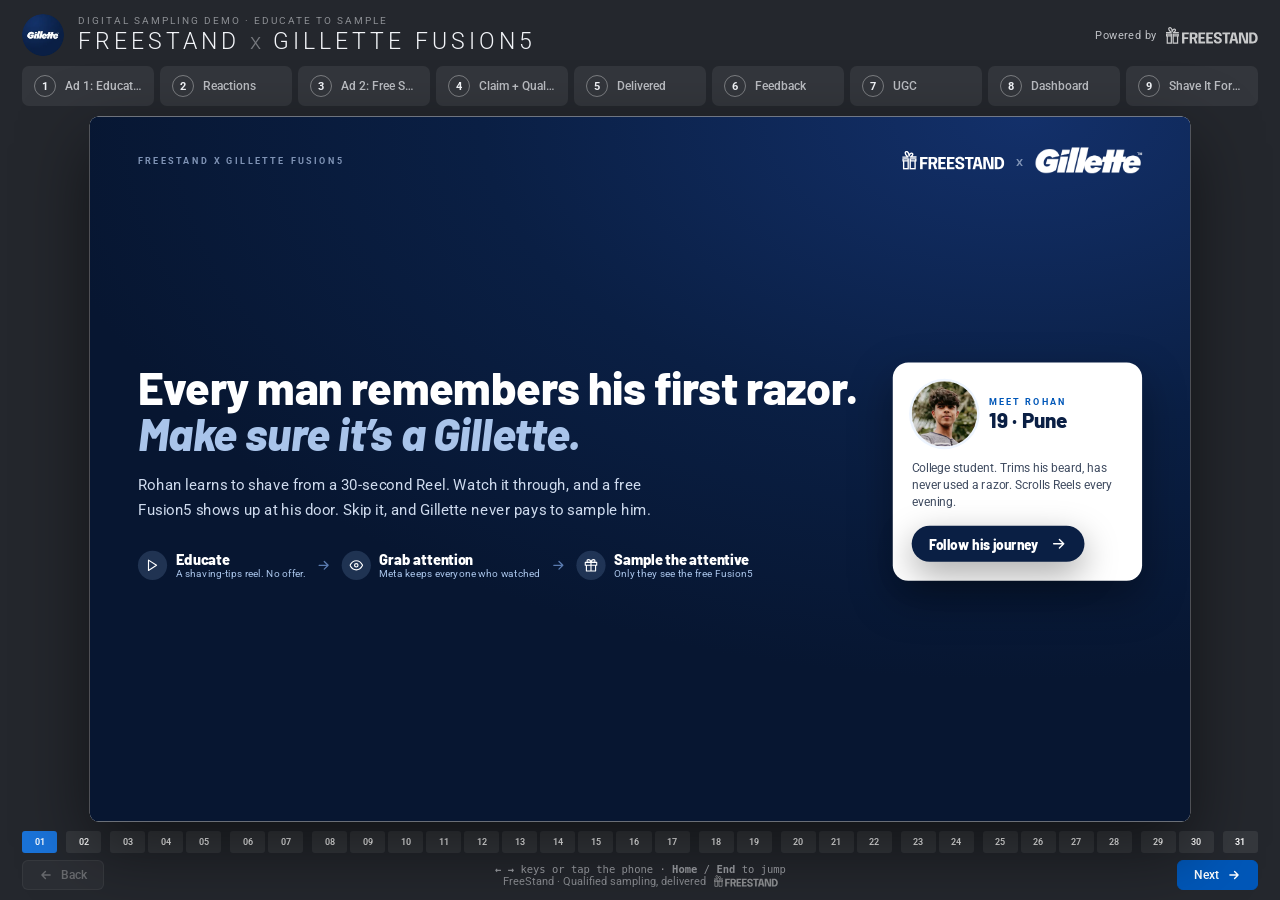
<file: index.html>
<!DOCTYPE html>
<html lang="en">
<head>
<meta charset="utf-8">
<meta name="viewport" content="width=device-width, initial-scale=1">
<title>FreeStand x Gillette Fusion5: Educate to Sample</title>
<meta name="description" content="Interactive demo: how FreeStand turns Gillette India's first-shave education reel into qualified Fusion5 sampling, feedback and UGC.">
<meta property="og:type" content="website">
<meta property="og:title" content="FreeStand x Gillette: Educate to Sample">
<meta property="og:description" content="Educate > Engage > Qualify > Sample > Feedback > UGC. A click-through demo for Gillette India.">
<!-- og:image must be an absolute URL for link previews. Update if the Pages repo name differs. -->
<meta property="og:image" content="https://freestandtech.github.io/gillette_demo/assets/og-image.png">
<meta property="og:image:width" content="1200">
<meta property="og:image:height" content="630">
<meta name="twitter:card" content="summary_large_image">
<meta name="twitter:image" content="https://freestandtech.github.io/gillette_demo/assets/og-image.png">
<link rel="icon" type="image/png" href="assets/web/gillette-ig-dp.webp">
<link rel="preconnect" href="https://fonts.googleapis.com">
<link rel="preconnect" href="https://fonts.gstatic.com" crossorigin>
<link href="https://fonts.googleapis.com/css2?family=Barlow:ital,wght@0,500;0,600;0,700;0,800;0,900;1,800;1,900&family=Grand+Hotel&family=Roboto:wght@300;400;500;700;900&display=swap" rel="stylesheet">
<style>
:root{
  --navy:#0A1F44; --navy-2:#13306A; --blue:#0057B8; --blue-2:#1A73D9; --silver:#C9D1DC; --silver-2:#EEF2F7;
  --ink:#152033; --muted:#6B778C; --line:#E4E8F0; --bg-page:#24272D;
  --ok:#1E8E4E; --ok-bg:#E8F6EE; --warn:#B26A00; --warn-bg:#FFF5E5; --bad:#C62828; --bad-bg:#FDECEC;
  --meta:#0866FF; --fs:#0E2A6B;
  --wa-dark:#075E54; --wa-head:#008069; --wa-bg:#ECE5DD; --wa-out:#D9FDD3;
}
*{box-sizing:border-box;margin:0;padding:0}
html,body{height:100%}
body{background:var(--bg-page);font-family:'Roboto',system-ui,sans-serif;color:var(--ink);overflow:hidden;-webkit-font-smoothing:antialiased}
button{font:inherit;cursor:pointer;border:none;background:none;color:inherit}
img{display:block}
svg{display:block}

/* ── Loader ─────────────────────────────── */
#loader{position:fixed;inset:0;z-index:100;background:radial-gradient(70% 60% at 50% 40%,#13306A 0%,#0A1F44 70%);display:flex;flex-direction:column;align-items:center;justify-content:center;gap:26px;color:#fff;transition:opacity .6s ease,visibility .6s}
#loader.done{opacity:0;visibility:hidden}
#loader .dp{width:132px;height:132px;border-radius:50%;background:var(--navy);box-shadow:0 0 0 2px rgba(255,255,255,.12),0 18px 50px rgba(0,0,0,.45);display:flex;align-items:center;justify-content:center}
#loader .dp img{width:100px}
#loader .eb{font-size:13px;letter-spacing:5px;opacity:.6;text-transform:uppercase}
#loader .bar{width:240px;height:3px;border-radius:3px;background:rgba(255,255,255,.14);overflow:hidden}
#loader .bar i{display:block;height:100%;width:0;background:linear-gradient(90deg,#8FB5E8,#fff);transition:width .25s}
#loader fs-loader{height:44px}

/* ── App shell ──────────────────────────── */
#app{height:100vh;display:flex;flex-direction:column;padding:14px 22px 10px;gap:10px;color:#f2f4f8}
.top{display:flex;align-items:center;justify-content:space-between;gap:16px;flex-shrink:0}
.brand{display:flex;align-items:center;gap:14px}
.brand .dp{width:42px;height:42px;border-radius:50%}
.brand .eb{font-size:10px;letter-spacing:2px;opacity:.5;text-transform:uppercase}
.brand .tt{font-size:23px;font-weight:300;letter-spacing:4px;margin-top:2px}
.brand .tt span{opacity:.4;letter-spacing:2px}
.pw-top{display:flex;align-items:center;gap:10px;font-size:11px;opacity:.75;letter-spacing:.4px}
.pw-top img{height:17px}

.steps{display:grid;grid-template-columns:repeat(7,1fr);gap:6px;flex-shrink:0}
.st{position:relative;height:40px;border-radius:7px;background:rgba(255,255,255,.07);display:flex;align-items:center;gap:9px;padding:0 12px;text-align:left;transition:background .25s;overflow:hidden}
.st:hover{background:rgba(255,255,255,.12)}
.st .n{width:22px;height:22px;border-radius:50%;border:1.5px solid rgba(255,255,255,.35);display:flex;align-items:center;justify-content:center;font-size:11px;font-weight:700;flex-shrink:0;transition:all .25s}
.st .l{font-size:12.5px;font-weight:500;white-space:nowrap;overflow:hidden;text-overflow:ellipsis;opacity:.7}
.st .f{position:absolute;left:0;bottom:0;height:3px;background:var(--blue-2);width:0;transition:width .35s}
.st.done .n{background:rgba(255,255,255,.85);border-color:transparent;color:var(--navy)}
.st.done .l{opacity:.85}
.st.done .f{width:100%;background:rgba(255,255,255,.35)}
.st.on{background:var(--blue)}
.st.on .n{background:#fff;color:var(--blue);border-color:#fff}
.st.on .l{opacity:1;font-weight:700}
.st.on .f{background:#fff}

#stageWrap{flex:1;min-height:0;position:relative;display:flex;align-items:center;justify-content:center}
#stage{position:absolute;width:1280px;height:820px;background:#fff;color:var(--ink);border-radius:10px;box-shadow:0 30px 80px rgba(0,0,0,.5);overflow:hidden;transform-origin:center center}

.nav{flex-shrink:0;display:flex;flex-direction:column;gap:7px}
.subs{display:flex;gap:3px}
.subs button{flex:1;height:22px;border-radius:3px;background:rgba(255,255,255,.08);color:#fff;font-size:9px;font-weight:600;transition:background .2s}
.subs button.past{background:rgba(255,255,255,.3)}
.subs button.on{background:var(--blue-2)}
.subs button.gap{margin-left:6px}
.navrow{display:flex;align-items:center;justify-content:space-between;gap:12px}
.navbtn{display:inline-flex;align-items:center;gap:8px;background:rgba(255,255,255,.12);border:1px solid rgba(255,255,255,.18);color:#fff;padding:7px 16px;border-radius:6px;font-size:12px;font-weight:500}
.navbtn:disabled{opacity:.3;cursor:not-allowed}
.navbtn.primary{background:var(--blue);border-color:var(--blue)}
.navbtn svg{width:14px;height:14px}
.hint{font-size:10.5px;opacity:.5;font-family:ui-monospace,monospace;text-align:center}
.hint b{font-weight:600;opacity:1}
.foot{display:flex;align-items:center;gap:8px;font-size:10.5px;opacity:.45;justify-content:center}
.foot img{height:12px}

/* ── Stage furniture ────────────────────── */
.eyebrow{position:absolute;top:18px;font-size:11px;font-weight:700;color:#8C96A8;letter-spacing:2px;text-transform:uppercase;display:flex;align-items:center;gap:10px}
.eyebrow .edot{width:6px;height:6px;border-radius:50%;background:var(--blue)}
#ebLeft{left:40px}
.persona{position:absolute;top:10px;right:36px;display:flex;align-items:center;gap:9px;background:#F3F6FA;border:1px solid var(--line);border-radius:999px;padding:4px 14px 4px 4px}
.persona img{width:30px;height:30px;border-radius:50%;object-fit:cover}
.persona b{font-size:12.5px;color:var(--ink)}
.persona span{font-size:11.5px;color:var(--muted)}
.caption{position:absolute;left:40px;bottom:14px;display:none}

/* ── Panel frame (reference style) ──────── */
.panel{position:absolute;left:36px;top:52px;width:812px;height:748px;border-radius:12px;border:5px solid var(--navy);background:#fff;overflow:hidden}
.ph{height:70px;padding:0 22px;display:flex;align-items:center;gap:14px;box-shadow:0 4px 4px rgba(0,0,0,.06);position:relative;z-index:2;background:#fff}
.ph .ic{width:40px;height:40px;border-radius:50%;background:#F0F5FC;border:1.5px solid var(--navy);display:flex;align-items:center;justify-content:center;color:var(--navy);flex-shrink:0}
.ph .ic svg{width:20px;height:20px}
.ph .ic.meta{border-color:var(--meta);color:var(--meta);background:#EEF4FF}
.ph .ic.fs{border-color:var(--fs);color:var(--fs)}
.ph .tt{font-size:19px;font-weight:600;color:var(--ink)}
.ph .sb{font-size:11.5px;color:var(--muted);margin-top:2px}
.ph .live{margin-left:auto;display:flex;align-items:center;gap:8px;font-size:10.5px;color:#555;font-family:ui-monospace,monospace;letter-spacing:.5px}
.ph .live i{width:8px;height:8px;border-radius:50%;background:#4CC17A;animation:blink 1.4s infinite}
.pb{position:absolute;top:70px;left:0;right:0;bottom:0;padding:18px 22px;overflow:hidden}

.card{background:#fff;border:1px solid var(--line);border-radius:10px;box-shadow:0 1px 3px rgba(13,42,107,.05)}
.card-h{padding:11px 16px;border-bottom:1px solid #EEF1F6;font-size:12.5px;font-weight:700;color:var(--ink);display:flex;align-items:center;gap:8px}
.card-h>svg{width:15px;height:15px;color:var(--blue);flex-shrink:0}
.card-h .r{margin-left:auto;font-weight:500;color:var(--muted);font-size:11px}
.lbl{font-size:10.5px;font-weight:700;color:var(--navy);letter-spacing:.6px;text-transform:uppercase}
.chip{display:inline-flex;align-items:center;gap:6px;padding:5px 10px;border-radius:6px;font-size:11.5px;font-weight:500;background:#EEF3FA;color:#1F3354;white-space:nowrap}
.chip.blue{background:#E6F0FF;color:#0B4FB3}
.chip.ok{background:var(--ok-bg);color:var(--ok)}
.chip svg{width:12px;height:12px}
.pill{display:inline-flex;align-items:center;gap:6px;padding:4px 11px;border-radius:999px;font-size:10.5px;font-weight:800;letter-spacing:.6px}
.pill.ok{background:var(--ok-bg);color:var(--ok);border:1px solid #BFE5CB}
.pill.warn{background:var(--warn-bg);color:var(--warn);border:1px solid #F3D9A8}
.pill.bad{background:var(--bad-bg);color:var(--bad);border:1px solid #F5C6C6}
.pill.blue{background:#E6F0FF;color:#0B4FB3;border:1px solid #C3D9FB}
.callout{border-radius:10px;padding:14px 16px;background:linear-gradient(100deg,var(--navy),var(--blue));color:#fff;display:flex;align-items:center;gap:14px}
.callout svg{width:26px;height:26px;flex-shrink:0;opacity:.9}
.callout b{display:block;font-size:15px;margin-bottom:2px}
.callout span{font-size:12px;opacity:.85}
.kpi{padding:14px 14px 12px}
.kpi .v{font-size:26px;font-weight:700;color:var(--ink);font-variant-numeric:tabular-nums;line-height:1.1}
.kpi .k{font-size:11px;color:var(--muted);margin-top:4px}
.tick{width:22px;height:22px;border-radius:50%;display:flex;align-items:center;justify-content:center;flex-shrink:0;background:#E9EDF3;color:#A3AEC2;transition:all .3s}
.tick svg{width:13px;height:13px}
.tick.on{background:var(--ok);color:#fff}
.tick.x{background:var(--bad);color:#fff}

/* animations */
.fi{animation:fadeInUp .45s both}
@keyframes fadeInUp{from{opacity:0;transform:translateY(10px)}to{opacity:1;transform:none}}
@keyframes popIn{from{opacity:0;transform:scale(.6)}to{opacity:1;transform:scale(1)}}
@keyframes blink{0%,100%{opacity:1}50%{opacity:.25}}
@keyframes shimmer{0%{background-position:200% 0}100%{background-position:-200% 0}}
@keyframes pulseRing{0%{box-shadow:0 0 0 0 rgba(26,115,217,.55)}70%{box-shadow:0 0 0 14px rgba(26,115,217,0)}100%{box-shadow:0 0 0 0 rgba(26,115,217,0)}}
@keyframes slideIn{from{opacity:0;transform:translateX(28px)}to{opacity:1;transform:none}}
@keyframes slideUp{from{transform:translateY(100%)}to{transform:none}}
.shim{height:12px;border-radius:4px;background:linear-gradient(90deg,#f0f4fa,#dce5f2,#f0f4fa);background-size:200% 100%;animation:shimmer 2.2s linear infinite}

/* ── Phone ──────────────────────────────── */
.phone{position:absolute;left:884px;top:50px;width:356px;height:740px;border-radius:58px;background:#0E0F12;padding:11px;box-shadow:0 0 0 2px #2C2F36,0 0 0 3px #50545D,0 24px 50px rgba(0,0,0,.28)}
.phone::before{content:"";position:absolute;left:-3px;top:150px;width:3px;height:60px;border-radius:2px;background:#3A3D44;box-shadow:0 80px 0 #3A3D44}
.phone::after{content:"";position:absolute;right:-3px;top:190px;width:3px;height:90px;border-radius:2px;background:#3A3D44}
.screen{position:relative;width:100%;height:100%;border-radius:47px;overflow:hidden;background:#000;cursor:pointer}
.island{position:absolute;top:10px;left:50%;width:112px;height:32px;margin-left:-56px;border-radius:20px;background:#000;z-index:40}
.sbar{position:absolute;top:0;left:0;right:0;height:50px;padding:0 28px 0 34px;display:flex;align-items:center;justify-content:space-between;z-index:30;font-size:15px;font-weight:600;color:#fff;pointer-events:none}
.sbar.dark{color:#111}
.sbar .ics{display:flex;align-items:center;gap:5px}
.sbar svg{height:12px;width:auto}
.homebar{position:absolute;bottom:7px;left:50%;width:124px;height:5px;margin-left:-62px;border-radius:3px;background:rgba(255,255,255,.85);z-index:30;pointer-events:none}
.homebar.dark{background:rgba(0,0,0,.8)}
.app{position:absolute;inset:0}
[data-tap]{position:relative}
.tapdot{position:absolute;width:44px;height:44px;margin:-22px 0 0 -22px;border-radius:50%;background:rgba(255,255,255,.35);border:2px solid #fff;box-shadow:0 0 0 0 rgba(255,255,255,.6);animation:tapPulse 1.6s ease-out infinite;pointer-events:none;z-index:50}
@keyframes tapPulse{0%{transform:scale(.6);opacity:1;box-shadow:0 0 0 0 rgba(26,115,217,.6)}70%{transform:scale(1);opacity:.9;box-shadow:0 0 0 16px rgba(26,115,217,0)}100%{transform:scale(.6);opacity:1}}
.taphint{position:absolute;right:40px;bottom:6px;font-size:11px;color:#8C96A8;display:flex;align-items:center;gap:6px}
.taphint svg{width:14px;height:14px}

/* Instagram Reels */
.ig{background:#000;color:#fff}
.ig .media{position:absolute;inset:0}
.ig .media video,.ig .media img{width:100%;height:100%;object-fit:cover}
.ig .shade{position:absolute;inset:0;background:linear-gradient(180deg,rgba(0,0,0,.45) 0%,rgba(0,0,0,0) 18%,rgba(0,0,0,0) 55%,rgba(0,0,0,.75) 100%);pointer-events:none}
.ig .hdr{position:absolute;top:52px;left:16px;right:16px;display:flex;justify-content:space-between;align-items:center;font-size:21px;font-weight:700;z-index:5}
.ig .hdr svg{width:24px;height:24px}
.ig .rail{position:absolute;right:10px;bottom:132px;display:flex;flex-direction:column;align-items:center;gap:17px;z-index:5}
.ig .rail .i{display:flex;flex-direction:column;align-items:center;gap:3px;font-size:11.5px;font-weight:600;text-shadow:0 1px 3px rgba(0,0,0,.5);transition:transform .2s}
.ig .rail svg{width:27px;height:27px;filter:drop-shadow(0 1px 2px rgba(0,0,0,.4));transition:all .25s}
.ig .rail .on svg{transform:scale(1.15)}
.ig .rail .like.on svg{fill:#FF3040;stroke:#FF3040}
.ig .rail .save.on svg{fill:#fff}
.ig .rail .aud{width:28px;height:28px;border-radius:7px;border:2px solid #fff;overflow:hidden}
.ig .rail .aud img{width:100%;height:100%}
.ig .meta{position:absolute;left:14px;right:64px;bottom:96px;z-index:5}
.ig .who{display:flex;align-items:center;gap:9px;font-size:13.5px;font-weight:700}
.ig .who img{width:32px;height:32px;border-radius:50%;border:1.5px solid rgba(255,255,255,.8)}
.ig .verified{width:13px;height:13px;margin-left:-4px}
.ig .follow{font-size:12px;font-weight:600;border:1.3px solid rgba(255,255,255,.85);border-radius:8px;padding:4px 11px;transition:all .3s}
.ig .follow.on{background:rgba(255,255,255,.18);border-color:rgba(255,255,255,.35)}
.ig .cap{margin-top:9px;font-size:12.5px;line-height:1.4;text-shadow:0 1px 3px rgba(0,0,0,.6)}
.ig .spons{margin-top:6px;font-size:11.5px;opacity:.9;display:flex;align-items:center;gap:6px}
.ig .spons svg{width:12px;height:12px}
.ig .cta{position:absolute;left:12px;right:12px;bottom:56px;height:38px;border-radius:9px;background:rgba(255,255,255,.18);backdrop-filter:blur(8px);display:flex;align-items:center;justify-content:space-between;padding:0 14px;font-size:13.5px;font-weight:600;z-index:6}
.ig .cta.white{background:#fff;color:var(--navy);animation:pulseRing 1.8s infinite}
.ig .cta svg{width:16px;height:16px}
.ig .prog{position:absolute;left:0;right:0;bottom:50px;height:3px;background:rgba(255,255,255,.25);z-index:6}
.ig .prog i{display:block;height:100%;background:#fff;width:0}
.ig .tabbar{position:absolute;left:0;right:0;bottom:0;height:50px;background:#000;display:flex;justify-content:space-around;align-items:flex-start;padding-top:12px;z-index:7}
.ig .tabbar svg{width:23px;height:23px}
.ig .tabbar img{width:24px;height:24px;border-radius:50%}
.ig .bigheart{position:absolute;left:50%;top:44%;width:96px;height:96px;margin:-48px 0 0 -48px;z-index:8;opacity:0;pointer-events:none}
.ig .bigheart.go{animation:heartPop .9s ease-out}
@keyframes heartPop{0%{opacity:0;transform:scale(.3)}25%{opacity:1;transform:scale(1.15)}45%{transform:scale(.95)}80%{opacity:1;transform:scale(1)}100%{opacity:0;transform:scale(1.1) translateY(-20px)}}
.ig .toast{position:absolute;left:14px;right:14px;top:100px;background:rgba(38,38,38,.95);border-radius:10px;padding:11px 14px;font-size:13px;display:flex;align-items:center;gap:10px;z-index:9;opacity:0;transform:translateY(-10px);transition:all .3s}
.ig .toast.on{opacity:1;transform:none}
.ig .toast svg{width:18px;height:18px}
.ig .sheet{position:absolute;left:0;right:0;bottom:0;background:#262626;border-radius:16px 16px 0 0;padding:10px 16px 28px;z-index:10;transform:translateY(105%);transition:transform .35s cubic-bezier(.2,.8,.2,1)}
.ig .sheet.on{transform:none}
.ig .sheet .grab{width:38px;height:4px;border-radius:2px;background:#555;margin:0 auto 12px}
.ig .sheet .srch{background:#3A3A3A;border-radius:9px;padding:8px 12px;font-size:12.5px;color:#aaa;margin-bottom:14px}
.ig .sheet .ppl{display:grid;grid-template-columns:repeat(4,1fr);gap:10px;text-align:center;font-size:10.5px}
.ig .sheet .ppl img{width:54px;height:54px;border-radius:50%;margin:0 auto 5px;object-fit:cover}
.ig .sheet .ppl .sel img{box-shadow:0 0 0 3px #262626,0 0 0 5px #0095F6}
.ig .sheet .send{margin-top:14px;background:#0095F6;border-radius:9px;text-align:center;padding:10px;font-size:13.5px;font-weight:600;opacity:0;transition:opacity .25s}
.ig .sheet .send.on{opacity:1}

/* Browser + FreeStand sampling site */
.web{background:#fff;color:var(--ink)}
.urlbar{position:absolute;top:48px;left:0;right:0;height:46px;background:#F2F3F5;border-bottom:1px solid #E1E4E9;display:flex;align-items:center;gap:10px;padding:0 12px;z-index:5}
.urlbar .u{flex:1;height:32px;border-radius:16px;background:#fff;border:1px solid #E1E4E9;display:flex;align-items:center;gap:7px;padding:0 12px;font-size:13px;color:#333}
.urlbar .u svg{width:12px;height:12px;color:#2E7D32}
.urlbar .u span{color:#888}
.urlbar>svg{width:18px;height:18px;color:#555}
.page{position:absolute;top:94px;left:0;right:0;bottom:0;overflow:hidden;display:flex;flex-direction:column}
.page.anim .pin{animation:slideIn .4s both}
.lph{height:50px;background:var(--navy);display:flex;align-items:center;justify-content:space-between;padding:0 16px;flex-shrink:0}
.lph img{height:16px}
.lph span{font-size:10.5px;color:#9FB4D6;letter-spacing:1.5px;font-weight:600;text-transform:uppercase}
.lprog{height:4px;background:#E6EBF2;flex-shrink:0}
.lprog i{display:block;height:100%;background:linear-gradient(90deg,var(--blue),var(--blue-2));transition:width .5s}
.pin{flex:1;padding:20px 20px 0;display:flex;flex-direction:column;min-height:0}
.pin h2{font-family:'Barlow',sans-serif;font-weight:800;font-size:25px;line-height:1.08;color:var(--navy);letter-spacing:-.2px}
.pin .sub{font-size:13px;color:var(--muted);margin-top:6px;line-height:1.4}
.pin .qn{font-size:11px;font-weight:700;color:var(--blue);letter-spacing:1.2px;text-transform:uppercase;margin-bottom:8px}
.fld{margin-top:16px}
.fld label{display:block;font-size:11.5px;font-weight:600;color:#55617A;margin-bottom:6px}
.inp{height:46px;border-radius:10px;border:1.5px solid #D5DCE6;display:flex;align-items:center;padding:0 14px;font-size:15px;color:var(--ink);gap:10px;background:#fff}
.inp.focus{border-color:var(--blue);box-shadow:0 0 0 3px rgba(0,87,184,.12)}
.inp .pre{color:#55617A;border-right:1px solid #D5DCE6;padding-right:10px;font-weight:500}
.inp .ok{margin-left:auto;color:var(--ok)}
.inp .ok svg{width:18px;height:18px}
.otp{display:flex;gap:8px;margin-top:10px}
.otp div{flex:1;height:48px;border-radius:10px;border:1.5px solid #D5DCE6;display:flex;align-items:center;justify-content:center;font-size:20px;font-weight:700;color:var(--navy)}
.otp div.f{border-color:var(--blue);animation:popIn .25s both}
.okline{margin-top:12px;display:flex;align-items:center;gap:8px;font-size:12.5px;color:var(--ok);font-weight:600}
.okline svg{width:16px;height:16px}
.okcard{margin-top:14px;border-radius:12px;background:var(--ok-bg);border:1px solid #BFE5CB;padding:12px 14px;display:flex;gap:12px;align-items:center;animation:popIn .35s .2s both}
.okcard .c{width:34px;height:34px;border-radius:50%;background:var(--ok);color:#fff;display:flex;align-items:center;justify-content:center;flex-shrink:0}
.okcard .c svg{width:18px;height:18px}
.okcard b{display:block;font-size:13.5px;color:#14532D}
.okcard span{font-size:12px;color:#2F6B45}
.opts{display:flex;flex-direction:column;gap:9px;margin-top:18px}
.opt{height:50px;border-radius:12px;border:1.5px solid #D5DCE6;display:flex;align-items:center;padding:0 14px;gap:12px;font-size:14.5px;font-weight:500;color:var(--ink);transition:all .25s}
.opt .rd{width:20px;height:20px;border-radius:50%;border:2px solid #B9C3D2;flex-shrink:0;display:flex;align-items:center;justify-content:center}
.opt.sel{border-color:var(--blue);background:#EEF5FF;color:var(--navy);font-weight:700}
.opt.sel .rd{border-color:var(--blue);background:var(--blue);color:#fff}
.opt.sel .rd svg{width:12px;height:12px}
.btn{margin-top:auto;margin-bottom:12px;height:50px;border-radius:12px;background:linear-gradient(180deg,var(--blue-2),var(--blue));color:#fff;font-size:15.5px;font-weight:700;display:flex;align-items:center;justify-content:center;gap:8px;box-shadow:0 8px 18px rgba(0,87,184,.28);flex-shrink:0}
.btn svg{width:18px;height:18px}
.btn.navy{background:linear-gradient(180deg,#14336B,var(--navy))}
.pwd{height:36px;flex-shrink:0;display:flex;align-items:center;justify-content:center;gap:7px;font-size:10.5px;color:#8C96A8;border-top:1px solid #EEF1F6;margin:0 -20px;padding-bottom:10px}
.pwd img{height:13px}
.fine{font-size:11px;color:#8C96A8;text-align:center;margin-bottom:10px}
.hero{margin:-20px -20px 0;flex-shrink:0}
.hero img{width:100%;height:auto}
.trust{display:flex;justify-content:center;gap:14px;margin:12px 0 10px;font-size:11px;color:#55617A}
.trust span{display:flex;align-items:center;gap:5px}
.trust svg{width:13px;height:13px;color:var(--ok)}
.check{width:72px;height:72px;border-radius:50%;background:var(--ok);color:#fff;display:flex;align-items:center;justify-content:center;margin:8px auto 12px;animation:popIn .45s both;box-shadow:0 0 0 10px var(--ok-bg)}
.check svg{width:38px;height:38px}
.center{text-align:center}
.kitimg{width:210px;margin:6px auto 0;border-radius:14px}
.idcard{margin:14px 0 0;border:1.5px dashed #B9C8DD;border-radius:12px;padding:12px 14px;background:#F6F9FD;display:flex;justify-content:space-between;align-items:center}
.idcard small{display:block;font-size:10.5px;color:var(--muted);letter-spacing:.6px;text-transform:uppercase;font-weight:600}
.idcard b{font-family:ui-monospace,monospace;font-size:17px;color:var(--navy)}
.consent{margin-top:14px;display:flex;gap:10px;align-items:flex-start;font-size:12px;color:#3F4B60;line-height:1.4}
.consent .bx{width:20px;height:20px;border-radius:5px;background:var(--ok);color:#fff;display:flex;align-items:center;justify-content:center;flex-shrink:0;margin-top:1px;animation:popIn .3s .5s both}
.consent .bx svg{width:13px;height:13px}
.two{display:flex;gap:10px}
.two .fld{flex:1}
.inp.lock{background:#F4F6F9;color:#55617A}

/* WhatsApp OTP notification + geo map on the sampling site */
.wanotif{position:absolute;left:8px;right:8px;top:44px;z-index:20;background:rgba(245,245,247,.97);border-radius:16px;padding:10px 12px;display:flex;gap:10px;align-items:center;box-shadow:0 10px 26px rgba(0,0,0,.22);animation:notif 4.2s .35s both}
.wanotif .wi{width:30px;height:30px;border-radius:8px;background:#25D366;color:#fff;display:flex;align-items:center;justify-content:center;flex-shrink:0}
.wanotif .wi svg{width:18px;height:18px}
.wanotif b{display:block;font-size:12px;color:#111}
.wanotif span{font-size:12px;color:#333;line-height:1.3}
.wanotif small{margin-left:auto;align-self:flex-start;font-size:10.5px;color:#888}
@keyframes notif{0%{opacity:0;transform:translateY(-30px)}10%,78%{opacity:1;transform:none}100%{opacity:0;transform:translateY(-30px)}}
.geo{margin-top:12px;border-radius:12px;overflow:hidden;border:1px solid #D5DCE6}
.map{position:relative;height:104px;background:#E9EEF2}
.map .road{position:absolute;background:#fff;box-shadow:0 0 0 1px #DCE2E8}
.map .r1{left:0;right:0;top:46px;height:8px;transform:rotate(-8deg)}
.map .r2{top:0;bottom:0;left:120px;width:7px;transform:rotate(14deg)}
.map .r3{left:0;right:0;top:82px;height:5px}
.map .park{position:absolute;left:190px;top:12px;width:70px;height:34px;border-radius:10px;background:#CFE8D2}
.map .mpin{position:absolute;left:50%;top:22px;margin-left:-14px;width:28px;height:28px;color:#E53935;animation:popIn .5s .6s both}
.map .mpin svg{width:28px;height:28px;fill:#E53935;stroke:#fff}
.geo-b{padding:9px 12px;display:flex;flex-direction:column;gap:2px}
.geo-b b{font-size:13px;color:var(--ink)}
.geo-b>span{font-size:11px;color:var(--muted)}

/* WhatsApp */
.wa{background:var(--wa-bg);color:#111}
.wah{position:absolute;top:0;left:0;right:0;height:104px;background:var(--wa-head);padding:52px 10px 0 6px;display:flex;align-items:center;gap:8px;color:#fff;z-index:5}
.wah>svg{width:22px;height:22px}
.wah img{width:36px;height:36px;border-radius:50%}
.wah .n{font-size:15px;font-weight:600;display:flex;align-items:center;gap:5px}
.wah .n svg{width:15px;height:15px}
.wah .s{font-size:11px;opacity:.85}
.wah .acts{margin-left:auto;display:flex;gap:16px;padding-right:6px}
.wah .acts svg{width:20px;height:20px}
.chat{position:absolute;top:104px;left:0;right:0;bottom:62px;overflow-y:auto;padding:10px 10px 4px;scrollbar-width:none;
  background-color:var(--wa-bg);
  background-image:radial-gradient(rgba(0,0,0,.035) 1.2px,transparent 1.3px);background-size:16px 16px}
.chat::-webkit-scrollbar{display:none}
.wain{position:absolute;left:0;right:0;bottom:0;height:62px;background:#F0F0F0;display:flex;align-items:flex-start;gap:8px;padding:9px 8px 0}
.wain .bx{flex:1;height:38px;border-radius:19px;background:#fff;display:flex;align-items:center;gap:9px;padding:0 12px;font-size:13px;color:#999}
.wain .bx svg{width:20px;height:20px;color:#888}
.wain .mic{width:38px;height:38px;border-radius:50%;background:var(--wa-head);color:#fff;display:flex;align-items:center;justify-content:center}
.wain .mic svg{width:18px;height:18px}
.dchip{text-align:center;margin:6px 0 10px}
.dchip span{font-size:10.5px;color:#54656F;background:#fff;padding:4px 10px;border-radius:7px;box-shadow:0 1px .5px rgba(0,0,0,.1);font-weight:500}
.enc{text-align:center;margin:0 18px 10px}
.enc span{display:inline-block;font-size:10.5px;color:#54656F;background:#FFF5C4;padding:5px 10px;border-radius:7px;line-height:1.4}
.m{display:flex;margin-bottom:7px}
.m.in{justify-content:flex-start}
.m.out{justify-content:flex-end}
.b{max-width:82%;border-radius:9px;padding:6px 9px 6px;font-size:13px;line-height:1.42;box-shadow:0 1px .5px rgba(0,0,0,.13);position:relative;white-space:pre-wrap}
.m.in .b{background:#fff;border-top-left-radius:0}
.m.out .b{background:var(--wa-out);border-top-right-radius:0}
.b .tm{float:right;font-size:10px;color:#667781;margin:8px 0 -3px 10px;display:inline-flex;align-items:center;gap:3px}
.b .tm svg{width:15px;height:15px;color:#53BDEB}
.b .img{margin:-3px -6px 6px;border-radius:7px;overflow:hidden}
.b .img img{width:100%;height:auto}
.b .ft{font-size:11px;color:#8696A0;margin-top:4px}
.b.tpl{padding-bottom:0}
.btns{margin:8px -9px 0;border-top:1px solid #E9EDEF}
.btns div{display:flex;align-items:center;justify-content:center;gap:7px;height:38px;color:#027EB5;font-size:13.5px;font-weight:500;border-bottom:1px solid #E9EDEF}
.btns div:last-child{border-bottom:none}
.btns svg{width:15px;height:15px}
.qr{display:flex;flex-direction:column;gap:4px;margin:-3px 0 8px;max-width:82%}
.qr div{background:#fff;border-radius:9px;height:38px;display:flex;align-items:center;justify-content:center;color:#027EB5;font-size:13.5px;font-weight:500;box-shadow:0 1px .5px rgba(0,0,0,.13);gap:6px}
.qr div.sel{background:#E7F5FD}
.qr svg{width:14px;height:14px}
.b .photo{margin:-3px -6px 2px;border-radius:7px;overflow:hidden;width:230px}
.b .photo img{width:100%}

/* UGC full-screen */
.ugcapp{background:#000}
.ugcapp img.full{position:absolute;left:0;top:50%;width:100%;height:auto;transform:translateY(-50%)}
.ugcbadge{position:absolute;top:58px;left:50%;transform:translateX(-50%);background:rgba(0,0,0,.6);color:#fff;font-size:11.5px;padding:6px 12px;border-radius:999px;z-index:5;white-space:nowrap;display:flex;gap:6px;align-items:center}
.ugcbadge svg{width:13px;height:13px}

/* Steps 1-3 story panel */
.pb.story{display:flex;flex-direction:column;gap:12px}
.beats{display:grid;grid-template-columns:1fr 26px 1fr 26px 1fr;align-items:center;flex-shrink:0}
.beat{display:flex;gap:10px;align-items:center;padding:9px 12px;border-radius:10px;border:1.5px solid var(--line);background:#fff;opacity:.5;transition:all .3s}
.beat.on{border-color:var(--blue);background:#EEF5FF;opacity:1;box-shadow:0 0 0 3px rgba(0,87,184,.12)}
.beat.done{opacity:1}
.beat .bi{width:32px;height:32px;border-radius:50%;background:#EEF2F7;color:var(--navy);display:flex;align-items:center;justify-content:center;flex-shrink:0}
.beat .bi svg{width:16px;height:16px}
.beat.on .bi{background:var(--blue);color:#fff}
.beat.done .bi{background:var(--ok);color:#fff}
.beat b{font-size:14px;display:block;color:var(--ink)}
.beat span{font-size:11px;color:var(--muted)}
.barrow{color:#9DB0C9;display:flex;justify-content:center}
.barrow svg{width:18px;height:18px}
.viz{position:relative;height:318px;flex-shrink:0;overflow:hidden}
.vh{position:absolute;top:12px;display:flex;align-items:baseline;gap:8px}
.vh span,.bk-t{font-size:10.5px;font-weight:700;letter-spacing:.6px;text-transform:uppercase;color:var(--navy)}
.vh b{font-size:20px;font-weight:800;color:var(--ink);font-variant-numeric:tabular-nums}
.vfoot{position:absolute;left:14px;bottom:12px;font-size:11px;color:var(--muted);width:320px}
.dot{position:absolute;width:11px;height:11px;margin:-5.5px 0 0 -5.5px;border-radius:50%;background:#B8C6DB;z-index:3;transition:left .9s cubic-bezier(.3,.7,.2,1),top .9s cubic-bezier(.3,.7,.2,1),background .35s,opacity .6s,transform .35s}
.dot.wave{animation:popIn .4s both}
.dot.lit{background:var(--blue);transform:scale(1.3)}
.dot.gone{opacity:.22}
.dot.ro{width:26px;height:26px;margin:-13px 0 0 -13px;background:#fff;box-shadow:0 0 0 2px #B8C6DB;z-index:4}
.dot.ro img{width:100%;height:100%;border-radius:50%}
.dot.ro.lit{box-shadow:0 0 0 3px var(--blue),0 0 0 7px rgba(0,87,184,.18);transform:none}
.bucket{position:absolute;left:362px;top:12px;width:196px;height:294px;border:2px dashed #C9D3E1;border-radius:14px;background:#F7F9FC;padding:10px 12px;transition:all .4s}
.bucket.on{border:2px solid var(--blue);background:#F1F7FF}
.bk-s{font-size:10.5px;color:var(--muted);margin-top:2px}
.bk-n{font-size:26px;font-weight:800;color:var(--blue);margin-top:6px;font-variant-numeric:tabular-nums}
.bk-empty{position:absolute;left:0;right:0;top:170px;text-align:center;font-size:11px;color:#9AA6B8}
.adcol{position:absolute;left:600px;top:12px;width:146px;height:294px;border-radius:14px;border:2px dashed #C9D3E1;display:flex;flex-direction:column;align-items:center;justify-content:center;gap:10px;opacity:.45;transition:all .5s;text-align:center;padding:0 10px}
.adcol img{width:86px;border-radius:8px;box-shadow:0 8px 20px rgba(10,31,68,.25);filter:grayscale(1);transition:filter .5s}
.adcol.on{opacity:1;border:2px solid var(--navy);background:#F3F6FB}
.adcol.on img{filter:none}
.adcol.on .bk-s{color:var(--navy);font-weight:600}
.varrows{position:absolute;inset:0;width:100%;height:100%;pointer-events:none}
.varrows path{stroke:#C9D3E1;stroke-width:3;fill:none;transition:stroke .4s}
.varrows path.on{stroke:var(--blue)}
.sb3{display:grid;grid-template-columns:1.45fr 1fr;gap:12px;flex:1;min-height:0}
.mcard{padding:12px 14px;display:flex;flex-direction:column;font-family:-apple-system,BlinkMacSystemFont,"Segoe UI",Roboto,Helvetica,Arial,sans-serif}
.mc-h{display:flex;align-items:center;gap:7px;font-size:11.5px;color:#65676B;font-weight:600}
.ml2 svg{width:24px;height:16px}
.mc-t{font-size:13.5px;font-weight:700;color:#1C2B33;margin:8px 0 8px}
.mc-rows{display:grid;grid-template-columns:1fr 1fr;gap:7px 14px}
.mc-rows div{font-size:12px;color:#1C2B33;line-height:1.3}
.mc-rows span{display:block;font-size:10.5px;color:#65676B}
.mc-rows b{font-weight:600}
.sigs{display:grid;grid-template-columns:repeat(4,1fr);gap:8px;flex-shrink:0}
.sg{position:relative;display:flex;align-items:center;gap:8px;padding:10px;transition:background .4s}
.sg.hit{background:#F3FAF6;border-color:#BFE5CB}
.sg-i{width:30px;height:30px;border-radius:8px;background:#EEF4FF;color:var(--blue);display:flex;align-items:center;justify-content:center;flex-shrink:0}
.sg-i svg{width:15px;height:15px}
.sg b{display:block;font-size:12px;line-height:1.2}
.sg span{font-size:11.5px;color:var(--muted);font-variant-numeric:tabular-nums}
.sg .tick{margin-left:auto;width:20px;height:20px}
.sg-r{position:absolute;top:-9px;right:6px}
.sg-r .rohan{margin:0}
.rohan{display:inline-flex;align-items:center;gap:5px;font-size:10.5px;font-weight:700;color:#fff;background:var(--navy);border-radius:999px;padding:2px 8px 2px 2px;animation:popIn .35s both}
.rohan img{width:16px;height:16px;border-radius:50%}
.ig .later{position:absolute;top:88px;left:50%;transform:translateX(-50%);z-index:9;background:rgba(255,255,255,.95);color:#111;font-size:12px;font-weight:700;padding:7px 14px;border-radius:999px;display:flex;align-items:center;gap:7px;box-shadow:0 6px 18px rgba(0,0,0,.3);animation:laterIn 3.2s both;white-space:nowrap}
.ig .later svg{width:14px;height:14px}
@keyframes laterIn{0%{opacity:0;transform:translate(-50%,-8px)}12%,80%{opacity:1;transform:translate(-50%,0)}100%{opacity:0}}
/* intro */
.intro{position:absolute;inset:0;background:radial-gradient(90% 80% at 85% 0%,#13306A 0%,#0A1F44 55%,#071631 100%);color:#fff;padding:36px 56px 30px;display:flex;flex-direction:column}
.intro .ctop{display:flex;align-items:center;justify-content:space-between}
.intro .ctop .eb{font-size:11px;letter-spacing:2.5px;text-transform:uppercase;color:#7F93B5;font-weight:700}
.intro .logos{display:flex;align-items:center;gap:14px}
.intro .logos img.g{height:30px}.intro .logos img.f{height:22px}.intro .logos span{color:#7F93B5;font-family:'Barlow';font-weight:600}
.in-grid{flex:1;display:grid;grid-template-columns:1fr 290px;gap:40px;align-items:center;padding-bottom:30px}
.intro h1{font-family:'Barlow',sans-serif;font-weight:800;font-size:52px;white-space:nowrap;line-height:1.04;letter-spacing:-.5px}
.intro h1 em{font-style:italic;font-weight:800;color:#A9C4EA;font-size:52px}
.intro p{font-size:18px;line-height:1.55;color:#CFDBEE;margin-top:20px;max-width:620px}
.b3{display:flex;align-items:center;gap:12px;margin-top:34px}
.b3>div{display:grid;grid-template-columns:34px 1fr;grid-template-rows:auto auto;column-gap:10px;align-items:center}
.b3i{grid-row:1/3;width:34px;height:34px;border-radius:50%;background:rgba(143,181,232,.18);color:#fff;display:flex;align-items:center;justify-content:center}
.b3i svg{width:16px;height:16px}
.b3 b{font-family:'Barlow';font-size:17px;font-weight:800}
.b3 small{font-size:12px;color:#A9C4EA}
.b3a{color:#5A7BB0}.b3a svg{width:18px;height:18px}
.rohan-card{background:#fff;color:var(--ink);border-radius:18px;padding:22px;box-shadow:0 20px 50px rgba(0,0,0,.35)}
.rc-top{display:flex;align-items:center;gap:14px}
.rc-top img{width:76px;height:76px;border-radius:50%;object-fit:cover;box-shadow:0 0 0 3px #EEF5FF}
.rohan-card .eb{font-size:10.5px;letter-spacing:2px;text-transform:uppercase;color:var(--blue);font-weight:700}
.rc-top b{font-family:'Barlow';font-size:24px;font-weight:800;color:var(--navy)}
.rohan-card p{font-size:13.5px;color:#3F4B60;line-height:1.5;margin:14px 0 18px}
.rohan-card .bigcta{background:var(--navy);color:#fff;font-size:16px;padding:11px 20px}

/* Funnel */
.fun{display:flex;flex-direction:column;gap:10px;padding:16px 18px}
.fr{display:grid;grid-template-columns:150px 1fr 70px;align-items:center;gap:12px}
.fr .k{font-size:12.5px;font-weight:600;color:var(--ink)}
.fr .k small{display:block;font-weight:400;color:var(--muted);font-size:11px}
.fr .bar{height:30px;border-radius:6px;background:#EEF2F7;overflow:hidden}
.fr .bar i{display:block;height:100%;width:0;border-radius:6px;transition:width 1.1s cubic-bezier(.2,.8,.2,1)}
.fr .v{font-size:16px;font-weight:800;color:var(--ink);text-align:right;font-variant-numeric:tabular-nums}

/* Qualification engine */
.eng{display:grid;grid-template-columns:1fr 300px;gap:16px;height:100%}
.eng .col{display:flex;flex-direction:column;gap:12px;min-height:0}
.score{display:flex;align-items:center;gap:20px;padding:16px 18px}
.ring{position:relative;width:132px;height:132px;flex-shrink:0}
.ring svg{width:132px;height:132px;transform:rotate(-90deg)}
.ring .num{position:absolute;inset:0;display:flex;flex-direction:column;align-items:center;justify-content:center}
.ring .num b{font-size:40px;font-weight:800;color:var(--ink);line-height:1;font-variant-numeric:tabular-nums}
.ring .num span{font-size:11px;color:var(--muted);margin-top:2px}
.ring circle{fill:none;stroke-width:11}
.ring .tr{stroke:#EEF2F7}
.ring .fg{stroke:var(--blue);stroke-linecap:round;transition:stroke-dashoffset 1s cubic-bezier(.2,.8,.2,1),stroke .4s}
.ring .th{stroke:#1C2B33;stroke-width:3}
.score .st2{display:flex;flex-direction:column;gap:8px;font-size:12px;color:var(--muted)}
.score .st2 b{color:var(--ink)}
.log{flex:1;min-height:0;display:flex;flex-direction:column}
.log .rows{flex:1;overflow:hidden;padding:4px 0}
.lr{display:flex;align-items:center;gap:11px;padding:8px 16px}
.lr .pts{width:46px;height:26px;border-radius:7px;background:#E6F0FF;color:#0B4FB3;font-weight:800;font-size:13px;display:flex;align-items:center;justify-content:center;flex-shrink:0}
.lr .pts.chk{background:var(--ok-bg);color:var(--ok)}
.lr .pts.chk svg{width:14px;height:14px}
.lr .t{font-size:12.5px;color:var(--ink);font-weight:500;line-height:1.3}
.lr .src{font-size:10.5px;color:var(--muted);margin-top:1px}
.lr.new{background:#F5F9FF}
.rule{display:flex;align-items:center;gap:10px;padding:6px 14px;font-size:12px;color:var(--ink)}
.rule .d{font-size:10.5px;color:var(--muted)}
.prof .f{display:flex;align-items:center;gap:10px;padding:5px 14px;border-bottom:1px solid #F2F4F8;font-size:12px}
.prof .f:last-child{border-bottom:none}
.prof .f .k{width:66px;color:var(--muted);flex-shrink:0}
.prof .f .v{font-weight:600;color:var(--ink)}
.prof .f .shim{flex:1}
.ctx{padding:12px 14px}
.ctx .mini{margin-top:8px;background:#F6F8FB;border:1px solid #E6EAF1;border-radius:8px;padding:9px 11px;font-size:11.5px;color:#3F4B60;line-height:1.45}
.rej{display:flex;align-items:center;gap:10px;margin-top:6px}
.rej img{width:38px;height:38px;border-radius:50%;object-fit:cover;filter:grayscale(.3)}
.rej .t{font-size:12.5px;font-weight:700;color:var(--ink)}
.rej .d{font-size:11px;color:var(--muted)}
.rejrows{margin-top:8px;display:flex;flex-direction:column;gap:5px}
.rejrows div{display:flex;justify-content:space-between;font-size:11.5px;color:#3F4B60;padding:5px 9px;border-radius:6px;background:#FBFBFC;border:1px solid #F0F2F6}
.rejrows div b{color:var(--bad)}
.rejrows div b.g{color:var(--ok)}

/* Delivery */
.road{position:relative;height:120px;border-radius:12px;overflow:hidden;background:linear-gradient(180deg,#CFE2F7 0%,#E5EFFA 58%,#9AA6B4 58%,#8B97A6 100%)}
.road .lane{position:absolute;left:0;right:0;top:84px;height:3px;background:repeating-linear-gradient(90deg,#F3F5F8 0 26px,transparent 26px 50px);opacity:.8}
.road .house{position:absolute;right:36px;top:22px;width:92px;height:50px}
.road .house img{position:absolute;right:-6px;top:-22px;width:30px;height:30px;border-radius:50%;border:2px solid #fff}
.road .hub{position:absolute;left:30px;top:30px;font-size:10px;font-weight:700;color:#3A4C66;background:#fff;padding:4px 8px;border-radius:6px;letter-spacing:.4px}
.truck{position:absolute;top:44px;left:40px;width:84px;transition:left 2.2s cubic-bezier(.4,.1,.3,1)}
.tl{display:grid;grid-template-columns:repeat(4,1fr);position:relative;padding:18px 6px 6px}
.tl::before{content:"";position:absolute;left:12.5%;right:12.5%;top:33px;height:3px;background:#E3E8F0}
.tl .ln{position:absolute;left:12.5%;top:33px;height:3px;background:var(--ok);transition:width 1.2s ease;width:0}
.tl .nd{position:relative;text-align:center;z-index:1}
.tl .nd .tick{margin:0 auto;width:30px;height:30px}
.tl .nd .tick svg{width:16px;height:16px}
.tl .nd b{display:block;font-size:12.5px;margin-top:8px;color:var(--ink)}
.tl .nd span{font-size:10.5px;color:var(--muted)}
.tiles{display:grid;grid-template-columns:repeat(4,1fr);gap:10px}
.bars2 .r{display:grid;grid-template-columns:110px 1fr 54px;gap:10px;align-items:center;font-size:12px;padding:5px 0}
.bars2 .r .bar{height:12px;border-radius:6px;background:#EEF2F7;overflow:hidden}
.bars2 .r .bar i{display:block;height:100%;border-radius:6px;background:var(--blue);width:0;transition:width 1s ease}
.bars2 .r b{text-align:right;font-variant-numeric:tabular-nums}

/* Feedback */
.split{display:flex;height:34px;border-radius:8px;overflow:hidden}
.split div{display:flex;align-items:center;justify-content:center;color:#fff;font-size:12px;font-weight:700;width:0;transition:width 1s cubic-bezier(.2,.8,.2,1);white-space:nowrap;overflow:hidden}
.legend{display:flex;gap:14px;margin-top:8px;font-size:11px;color:var(--muted)}
.legend span{display:flex;align-items:center;gap:5px}
.legend i{width:9px;height:9px;border-radius:50%}
.stars{display:flex;gap:2px;color:#F5A623}
.stars svg{width:16px;height:16px;fill:#F5A623}
.cloud{display:flex;flex-wrap:wrap;align-items:center;justify-content:center;gap:4px 14px;padding:14px 16px;min-height:120px}
.cloud span{font-weight:700;color:var(--navy);line-height:1.1;animation:popIn .4s both}
.feed .fr2{display:flex;align-items:center;gap:10px;padding:8px 14px;border-bottom:1px solid #F2F4F8;font-size:12px}
.feed .fr2:last-child{border-bottom:none}
.feed .fr2 img{width:26px;height:26px;border-radius:50%;object-fit:cover}
.feed .fr2 .a{margin-left:auto;display:flex;gap:6px}
.hl{box-shadow:0 0 0 2px var(--blue),0 6px 18px rgba(0,87,184,.15);transition:box-shadow .4s}

/* UGC wall */
.wall{display:grid;grid-template-columns:repeat(3,1fr) 1fr;gap:10px;height:100%}
.ugcT{position:relative;border-radius:12px;overflow:hidden;background:#EEF2F7}
.ugcT img{width:100%;height:100%;object-fit:cover;object-position:center 30%}
.ugcT .vw{position:absolute;left:8px;bottom:8px;display:flex;align-items:center;gap:5px;color:#fff;font-size:12px;font-weight:700;text-shadow:0 1px 3px rgba(0,0,0,.6)}
.ugcT .vw svg{width:14px;height:14px}
.ugcT .newb{position:absolute;top:8px;left:8px;background:var(--ok);color:#fff;font-size:10px;font-weight:800;padding:4px 8px;border-radius:999px;letter-spacing:.5px;animation:popIn .4s .3s both}
.ugcT.pend{display:flex;flex-direction:column;align-items:center;justify-content:center;gap:8px;border:2px dashed #C9D3E1;background:#F7F9FC;color:var(--muted);font-size:12px;text-align:center;padding:10px}
.ugcT.pend img{width:46px;height:46px;border-radius:50%}
.mosaic{display:grid;grid-template-columns:repeat(2,1fr);gap:6px;align-content:start}
.mosaic img{width:100%;aspect-ratio:1;border-radius:8px;object-fit:cover}
.mosaic .more{aspect-ratio:1;border-radius:8px;background:var(--navy);color:#fff;display:flex;flex-direction:column;align-items:center;justify-content:center;font-weight:800;font-size:15px}
.mosaic .more small{font-size:10px;font-weight:500;opacity:.7}

/* Closing */
.close{position:absolute;inset:0;background:radial-gradient(90% 80% at 85% 0%,#13306A 0%,#0A1F44 55%,#071631 100%);color:#fff;padding:36px 56px}
.close .ctop{display:flex;align-items:center;justify-content:space-between;margin-bottom:18px}
.close .ctop .eb{font-size:11px;letter-spacing:2.5px;text-transform:uppercase;color:#7F93B5;font-weight:700}
.close .chain{display:flex;align-items:center;gap:12px;font-family:'Barlow',sans-serif;font-weight:800;font-size:34px;letter-spacing:-.2px}
.close .chain svg{width:22px;height:22px;opacity:.5}
.close .chain span{opacity:0;animation:fadeInUp .5s both}
.close .lead{font-size:15px;color:#A9C4EA;margin-top:10px}
.cgrid{display:grid;grid-template-columns:1.2fr 1fr;gap:32px;margin-top:26px}
.cf{display:flex;flex-direction:column;gap:15px}
.cf .r{display:grid;grid-template-columns:170px 1fr 92px;align-items:center;gap:12px}
.cf .r .k{font-size:13px;color:#CFDBEE}
.cf .r .k small{display:block;font-size:10.5px;color:#7F93B5}
.cf .r .bar{height:34px;border-radius:5px;background:rgba(255,255,255,.07);overflow:hidden}
.cf .r .bar i{display:block;height:100%;width:0;border-radius:5px;background:linear-gradient(90deg,#1A73D9,#8FB5E8);transition:width 1.2s cubic-bezier(.2,.8,.2,1)}
.cf .r .v{font-size:17px;font-weight:800;text-align:right;font-variant-numeric:tabular-nums}
.ckpi{display:grid;grid-template-columns:1fr 1fr;gap:12px}
.ckpi>div{border-radius:14px;background:rgba(255,255,255,.06);border:1px solid rgba(255,255,255,.12);padding:18px 20px}
.ckpi .cv{display:block;font-family:'Barlow',sans-serif;font-size:46px;font-weight:800;line-height:1;font-variant-numeric:tabular-nums}
.ckpi .cl{display:block;font-size:13.5px;color:#E4ECF8;margin-top:8px;font-weight:500}
.ckpi .cs{display:block;font-size:11px;color:#7F93B5;margin-top:3px}
.cstrip{position:absolute;left:56px;right:56px;bottom:30px;display:grid;grid-template-columns:auto repeat(4,1fr);gap:12px;align-items:stretch}
.cstrip .h{display:flex;align-items:center;font-size:11px;letter-spacing:2px;text-transform:uppercase;color:#7F93B5;font-weight:700;padding-right:6px}
.cstrip>div:not(.h){display:flex;align-items:center;gap:12px;border-top:2px solid rgba(143,181,232,.35);padding-top:12px}
.cstrip svg{width:22px;height:22px;color:#8FB5E8;flex-shrink:0}
.cstrip b{display:block;font-size:18px;font-variant-numeric:tabular-nums}
.cstrip span{font-size:11.5px;color:#A9C4EA}
.cta-row{display:flex;align-items:center;gap:16px;margin-top:22px}
.bigcta{display:inline-flex;align-items:center;gap:14px;background:#fff;color:var(--navy);border-radius:999px;padding:14px 26px;font-family:'Barlow',sans-serif;font-weight:800;font-size:20px;box-shadow:0 14px 40px rgba(0,0,0,.35);animation:pulseRing 2s infinite}
.bigcta img{height:18px}
.bigcta svg{width:20px;height:20px}
.ghost{color:#A9C4EA;font-size:13px;display:inline-flex;align-items:center;gap:6px}
.ghost svg{width:14px;height:14px}
.close .logos{display:flex;align-items:center;gap:14px}
.close .logos img.g{height:30px}
.close .logos img.f{height:22px}
.close .logos span{color:#7F93B5;font-family:'Barlow';font-weight:600}
/* ── Layout v3: phone left, behind-the-scenes middle, profile right ── */
.steps{grid-template-columns:repeat(9,1fr)}
.st .l{font-size:12px}
.phone{left:36px;top:50px}
.persona{left:36px;right:auto;max-width:356px}
#ebLeft{left:428px}
.taphint{left:120px;right:auto}
.panel{left:420px;top:52px;width:500px;height:748px}
.pcol{position:absolute;left:934px;top:52px;width:310px;height:748px;border-radius:12px;background:#F7F9FC;border:1px solid var(--line);overflow:hidden;display:flex;flex-direction:column;box-shadow:0 1px 3px rgba(13,42,107,.06)}
#ebRight{left:938px}
.pc-h{background:var(--navy);color:#fff;padding:12px 14px 14px;position:relative}
.pc-h .eb{font-size:9.5px;letter-spacing:1.8px;text-transform:uppercase;color:#8FB5E8;font-weight:700}
.pc-id{display:flex;align-items:center;gap:10px;margin-top:10px}
.pc-id img,.ghost-av{width:44px;height:44px;border-radius:50%;object-fit:cover;flex-shrink:0;box-shadow:0 0 0 2px rgba(255,255,255,.3)}
.ghost-av{background:#22396A;color:#8FB5E8;display:flex;align-items:center;justify-content:center}
.ghost-av svg{width:22px;height:22px}
.pc-id b{display:block;font-size:15px}
.pc-id span{font-size:11px;color:#A9C4EA}
.pc-h .pill{position:absolute;top:10px;right:12px;font-size:9.5px;padding:3px 8px}
.pc-b{flex:1;min-height:0;padding:8px 12px 10px;overflow:hidden;display:flex;flex-direction:column;gap:6px}
.ps h6{font-size:9.5px;letter-spacing:1.4px;text-transform:uppercase;color:var(--navy);font-weight:800;margin:4px 0 2px}
.pr{display:flex;align-items:center;justify-content:space-between;gap:10px;font-size:11.5px;padding:4px 6px;border-bottom:1px solid #E9EDF3;border-radius:4px}
.pr span{color:var(--muted);flex-shrink:0}
.pr b{font-weight:600;color:var(--ink);text-align:right;white-space:nowrap;overflow:hidden;text-overflow:ellipsis}
.pr .shim{width:90px;height:9px;flex:none}
.pnew{animation:pflash 2.2s ease}
@keyframes pflash{0%,35%{background:#DDEBFF}100%{background:transparent}}
.ptags{display:flex;flex-wrap:wrap;gap:4px;margin-top:4px}
.ptags span{font-size:10.5px;font-weight:600;padding:3px 7px;border-radius:5px;background:#E6F0FF;color:#0B4FB3}
.anon{display:flex;gap:9px;align-items:flex-start;background:#FFF5E5;border:1px solid #F3D9A8;border-radius:8px;padding:9px 10px;margin-bottom:2px}
.anon svg{width:16px;height:16px;color:var(--warn);flex-shrink:0;margin-top:1px}
.anon b{display:block;font-size:12px;color:#7A4A00}
.anon span{font-size:11px;color:#7A5A2A;line-height:1.4}

/* story panel at 500px */
.pb.story{gap:10px}
.beats{grid-template-columns:1fr 18px 1fr 18px 1fr}
.beat{padding:7px 8px;gap:7px}
.beat .bi{width:26px;height:26px}
.beat .bi svg{width:13px;height:13px}
.beat b{font-size:12px}
.beat span{font-size:10.5px}
.barrow svg{width:14px;height:14px}
.viz{height:290px}
.vh{flex-wrap:wrap;width:150px;gap:2px 6px}
.vh b{font-size:17px}
.vh small{font-size:10.5px;color:var(--muted)}
.vfoot{width:160px;font-size:10.5px;line-height:1.35}
.dot{width:8px;height:8px;margin:-4px 0 0 -4px}
.dot.ro{width:22px;height:22px;margin:-11px 0 0 -11px}
.dot.pick{box-shadow:0 0 0 3px var(--ok),0 0 0 9px rgba(30,142,78,.2)!important;animation:pickPulse 1.4s infinite}
@keyframes pickPulse{50%{transform:scale(1.18)}}
.bucket{left:186px;top:10px;width:126px;height:270px;padding:9px 10px}
.bucket .bk-s{font-size:10px}
.bk-n{font-size:21px}
.bk-empty{top:160px;padding:0 8px}
.adcol{left:332px;top:10px;width:106px;height:270px;padding:0 8px;gap:8px}
.adcol img{width:84px}
.adcol .bk-s{font-size:10.5px}
.sigs{grid-template-columns:1fr 1fr}
.sg{padding:8px 10px}
.mc-rows{gap:6px 12px}
.story .callout{padding:11px 14px}
.story .callout b{font-size:13.5px}

/* engine at 500px */
.rules2{display:grid;grid-template-columns:repeat(3,1fr);gap:6px 8px}
.rules2 div{display:flex;align-items:center;gap:6px;font-size:11.5px;color:var(--muted)}
.rules2 div.ok{color:var(--ink);font-weight:500}
.rules2 .tick{width:18px;height:18px}
.rules2 .tick svg{width:11px;height:11px}
.ctx .rej .d{font-size:10.5px}

/* forward plays */
.play{display:flex;gap:11px;align-items:flex-start;padding:9px 14px;border-bottom:1px solid #F0F2F6}
.play:last-child{border-bottom:none}
.play .pi{width:30px;height:30px;border-radius:8px;background:#EEF5FF;color:var(--blue);display:flex;align-items:center;justify-content:center;flex-shrink:0}
.play .pi svg{width:16px;height:16px}
.play b{display:block;font-size:13px}
.play span{font-size:11.5px;color:var(--muted);line-height:1.4}

/* lock screen */
.lock{background:linear-gradient(170deg,#2B3F6E 0%,#1A2240 45%,#3A2A55 100%);color:#fff;text-align:center}
.lk-chip{position:absolute;top:66px;left:50%;transform:translateX(-50%);background:#fff;color:var(--navy);font-weight:800;font-size:13px;padding:7px 14px;border-radius:999px;display:flex;align-items:center;gap:7px;white-space:nowrap;animation:popIn .5s both}
.lk-chip svg{width:15px;height:15px}
.lk-date{margin-top:120px;font-size:16px;font-weight:600;opacity:.9}
.lk-time{font-size:84px;font-weight:300;line-height:1;margin-top:2px;letter-spacing:-2px}
.lk-n{margin:14px 12px 0;background:rgba(255,255,255,.18);backdrop-filter:blur(10px);border-radius:16px;padding:10px 12px;display:flex;gap:10px;align-items:center;text-align:left}
.lk-n + .lk-n{margin-top:8px}
.lk-ic{width:32px;height:32px;border-radius:8px;display:flex;align-items:center;justify-content:center;flex-shrink:0}
.lk-ic svg{width:18px;height:18px;color:#fff}
.lk-ic.ig{background:linear-gradient(45deg,#F58529,#DD2A7B,#8134AF)}
.lk-ic.wa{background:#25D366}
.lk-n b{display:block;font-size:12.5px}
.lk-n span{font-size:12px;opacity:.9}
.lk-n small{margin-left:auto;align-self:flex-start;font-size:10.5px;opacity:.7}
.lk-foot{position:absolute;left:0;right:0;bottom:34px;font-size:12px;opacity:.75}

/* Instagram home feed */
.feedapp{background:#fff;color:#111}
.fh{position:absolute;top:48px;left:0;right:0;height:44px;display:flex;align-items:center;justify-content:space-between;padding:0 14px}
.igword{font-family:'Grand Hotel',cursive;font-size:28px}
.fh-i{display:flex;gap:16px}
.fh-i svg{width:22px;height:22px}
.stories{position:absolute;top:94px;left:0;right:0;display:flex;gap:10px;padding:0 10px;overflow:hidden;border-bottom:1px solid #EFEFEF;height:86px}
.stories div{display:flex;flex-direction:column;align-items:center;gap:3px;width:58px;flex-shrink:0}
.stories .ring{width:56px;height:56px;border-radius:50%;padding:2px;background:linear-gradient(45deg,#F58529,#DD2A7B,#8134AF)}
.stories .ring.me{background:#DBDBDB}
.stories img{width:100%;height:100%;border-radius:50%;border:2px solid #fff;object-fit:cover}
.stories small{font-size:10px;color:#333;width:58px;text-align:center;white-space:nowrap;overflow:hidden;text-overflow:ellipsis}
.post{position:absolute;top:182px;left:0;right:0}
.ph2{display:flex;align-items:center;gap:8px;padding:7px 10px}
.ph2 img{width:30px;height:30px;border-radius:50%}
.ph2 b{display:flex;align-items:center;gap:4px;font-size:12.5px}
.ph2 .verified{width:12px;height:12px}
.ph2 small{display:block;font-size:10.5px;color:#666}
.ph2>svg{width:18px;height:18px;margin-left:auto}
.pimg{width:100%;height:auto}
.pcta{display:flex;justify-content:space-between;align-items:center;padding:0 12px;height:38px;background:#0095F6;color:#fff;font-size:13px;font-weight:600;animation:pulseRing 1.8s infinite}
.pcta svg{width:16px;height:16px}
.pact{display:flex;gap:14px;padding:8px 12px 4px}
.pact svg{width:22px;height:22px}
.ptxt{padding:0 12px;font-size:11.5px;line-height:1.4}
.feedapp .tabbar{position:absolute;left:0;right:0;bottom:0;height:50px;display:flex;justify-content:space-around;align-items:flex-start;padding-top:12px;z-index:7}
.feedapp .tabbar svg{width:23px;height:23px}
.feedapp .tabbar img{width:24px;height:24px;border-radius:50%}
.tabbar.light{background:#fff;color:#111;border-top:1px solid #EFEFEF}

/* pop-up dialogs */
.mov{position:absolute;inset:0;z-index:60;background:rgba(10,20,40,.55);backdrop-filter:blur(3px);display:flex;align-items:center;justify-content:center;animation:fadeIn .35s both}
.dlg{width:700px;background:#fff;border-radius:14px;box-shadow:0 30px 80px rgba(0,0,0,.45);overflow:hidden;animation:dlgIn .45s cubic-bezier(.2,.8,.2,1) .1s both}
@keyframes dlgIn{from{opacity:0;transform:translateY(18px) scale(.96)}to{opacity:1;transform:none}}
.dlg-h{display:flex;align-items:center;gap:8px;padding:14px 20px;border-bottom:1px solid #E4E6EB;font-size:13px;color:#65676B;font-weight:600}
.dlg-h.dark{background:var(--navy);color:#fff;border-bottom:none}
.dlg-b{padding:18px 22px}
.dlg-k{font-size:13px;color:#65676B;font-weight:600}
.dlg-big{display:flex;align-items:center;gap:16px;margin:8px 0 16px}
.dlg-big b{font-size:52px;font-weight:800;color:#0866FF;font-variant-numeric:tabular-nums;letter-spacing:-1px;line-height:1}
.dlg-big span{font-size:16px;font-weight:600;color:#1C2B33;line-height:1.3}
.dlg-big small{font-size:12.5px;color:#65676B;font-weight:400}
.dlg-rows{display:flex;flex-direction:column;gap:8px}
.dlg-rows>div{display:grid;grid-template-columns:28px 190px 1fr 80px;align-items:center;gap:10px;font-size:13px}
.dlg-rows .di{width:28px;height:28px;border-radius:7px;background:#EBF5FF;color:#0866FF;display:flex;align-items:center;justify-content:center}
.dlg-rows .di svg{width:15px;height:15px}
.dlg-rows .dbar{height:10px;border-radius:5px;background:#EEF0F3;overflow:hidden}
.dlg-rows .dbar i{display:block;height:100%;width:0;background:#0866FF;border-radius:5px;transition:width 1s ease .4s}
.dlg-rows b{text-align:right;font-variant-numeric:tabular-nums}
.dlg-note{display:flex;align-items:center;gap:8px;margin-top:16px;padding:10px 12px;border-radius:9px;background:#F5F6F7;font-size:12.5px;color:#1C2B33}
.dlg-f{display:flex;align-items:center;justify-content:flex-end;gap:10px;padding:14px 20px;border-top:1px solid #E4E6EB;background:#FAFBFC}
.dlg-sub{margin-right:auto;font-size:12px;color:#65676B;max-width:230px;line-height:1.35}
.dbtn{white-space:nowrap;height:40px;padding:0 16px;border-radius:8px;font-size:14px;font-weight:700;display:inline-flex;align-items:center;gap:8px;background:#E4E6EB;color:#1C2B33}
.dbtn svg{width:16px;height:16px}
.dbtn.pri{background:#0866FF;color:#fff;animation:pulseRing 1.8s 1s infinite}
.dbtn.pri.navy{background:var(--blue)}
.dbtn:disabled{animation:none;opacity:.9}
.spin{width:15px;height:15px;border-radius:50%;border:2.5px solid rgba(255,255,255,.4);border-top-color:#fff;animation:spin .8s linear infinite}
@keyframes spin{to{transform:rotate(360deg)}}
.dlg-t{font-family:'Barlow',sans-serif;font-weight:800;font-size:26px;color:var(--navy);line-height:1.1}
.dlg-tiles{display:grid;grid-template-columns:repeat(4,1fr);gap:10px;margin:16px 0}
.dlg-tiles div{border:1px solid var(--line);border-radius:10px;padding:12px}
.dlg-tiles b{display:block;font-size:22px;font-weight:800;color:var(--ink);font-variant-numeric:tabular-nums}
.dlg-tiles span{font-size:11.5px;color:var(--muted)}
.dlg-camp{display:flex;gap:14px;align-items:flex-start;border-radius:12px;padding:14px 16px;background:linear-gradient(100deg,#EEF5FF,#F7FAFF);border:1.5px solid #C3D9FB}
.dc-i{width:40px;height:40px;border-radius:10px;background:var(--blue);color:#fff;display:flex;align-items:center;justify-content:center;flex-shrink:0}
.dc-i svg{width:20px;height:20px}
.dlg-camp small{display:block;font-size:10.5px;letter-spacing:1.2px;text-transform:uppercase;color:var(--blue);font-weight:700}
.dlg-camp b{display:block;font-family:'Barlow',sans-serif;font-size:24px;font-weight:800;color:var(--navy);margin:2px 0 4px}
.dlg-camp div>span{font-size:13px;color:#3F4B60;line-height:1.45}

/* closing loop */
.loopc{padding:30px 48px}
.loop{position:absolute;left:240px;top:40px;width:800px;height:709px;overflow:visible}
.loopcta{position:absolute;left:50%;top:50%;transform:translate(-50%,-50%);font-size:20px;padding:14px 26px;white-space:nowrap;z-index:2}
.ring1{fill:none;stroke:rgba(143,181,232,.18);stroke-width:26}
.ring2{fill:none;stroke:#8FB5E8;stroke-width:2;stroke-dasharray:6 8;animation:dashMove 1.2s linear infinite}
@keyframes dashMove{to{stroke-dashoffset:-14}}
.ln-node{opacity:0;animation:fadeIn .5s both}
@keyframes fadeIn{to{opacity:1}}
.nbg{fill:#13306A;stroke:#8FB5E8;stroke-width:2}
.nlast,.ln-node.on .nbg{fill:#fff;stroke:#fff;stroke-width:2;transition:fill .3s}
.ln-node.on .nic{color:var(--navy)}
.ln-node.on .nt{fill:#fff}
.ln-node .nt{fill:#CFDBEE}
.nic{width:28px;height:28px;color:#fff;display:flex;align-items:center;justify-content:center}
.nic svg{width:24px;height:24px}
.nic.dark{color:var(--navy)}
.nt{fill:#fff;font-family:'Barlow',sans-serif;font-weight:800;font-size:21px}
.nn{fill:#A9C4EA;font-size:14px;font-family:'Roboto',sans-serif}
.ct1{fill:#fff;font-family:'Barlow',sans-serif;font-weight:800;font-size:40px}
.ct2{fill:#A9C4EA;font-family:'Barlow',sans-serif;font-weight:800;font-style:italic;font-size:28px}
.ct3{fill:#CFDBEE;font-size:14.5px;font-family:'Roboto',sans-serif}
/* FreeStand Campaign Analytics dashboard */
.dflow{display:grid;grid-template-columns:repeat(4,1fr);gap:10px}
.dflow .dcard{display:flex;gap:10px;align-items:flex-start}
.dfi{width:30px;height:30px;border-radius:8px;background:#EEF5FF;color:#0057B8;display:flex;align-items:center;justify-content:center;flex-shrink:0}
.dfi svg{width:16px;height:16px}
.dflow small{display:block;font-size:10.5px;color:#8A94A8}
.dflow b{display:block;font-size:15px;margin:1px 0}
.dflow span{font-size:10.5px;color:#55617A;line-height:1.3}
.dxt{width:100%;border-collapse:separate;border-spacing:3px;font-size:11.5px}
.dxt th{font-weight:500;color:#8A94A8;font-size:10.5px;text-align:center}
.dxt td{text-align:center;padding:6px;border-radius:4px;font-weight:600}
.dxt td:first-child{text-align:left;font-weight:500;background:none}
.dnext{display:flex;gap:10px;align-items:flex-start;margin-top:12px;padding:12px 14px;border-radius:9px;background:linear-gradient(100deg,#0A1F44,#0057B8);color:#fff}
.dnext svg{width:18px;height:18px;flex-shrink:0;margin-top:2px}
.dnext small{display:block;font-size:10px;letter-spacing:1px;text-transform:uppercase;opacity:.7}
.dnext b{display:block;font-size:13.5px;margin:2px 0}
.dnext span{font-size:11.5px;opacity:.85}
.dviz .dcard{display:flex;flex-direction:column}
.dviz .dpc{flex:1;justify-content:center;gap:16px}
.dviz .dlegs{white-space:nowrap}
.dash{position:absolute;inset:0;display:flex;background:#fff;color:#1a1a1a}
.dash svg{flex-shrink:0}
.dside{width:196px;background:linear-gradient(180deg,#0D2A6B,#1A3D8F);color:#fff;display:flex;flex-direction:column;flex-shrink:0}
.dlogo{padding:18px 18px 10px}.dlogo img{height:22px}
.dnav{flex:1;padding-top:6px}
.dnav div{display:flex;align-items:center;gap:10px;padding:8px 18px;font-size:12.5px;opacity:.75;border-left:3px solid transparent}
.dnav div svg{width:15px;height:15px}
.dnav div.on{opacity:1;font-weight:600;background:rgba(255,255,255,.14);border-left-color:#fff}
.dnav.foot{flex:none;border-top:1px solid rgba(255,255,255,.15);padding:8px 0 12px}
.dmain{flex:1;display:flex;flex-direction:column;min-width:0}
.dtop{height:50px;border-bottom:1px solid #E8E8E8;display:flex;align-items:center;gap:16px;padding:0 22px;flex-shrink:0}
.dtop b{font-size:18px;margin-right:auto}
.dbell{position:relative;color:#8A94A8}.dbell svg{width:19px;height:19px}
.dbell i{position:absolute;top:-6px;right:-9px;background:#2D7FD3;color:#fff;border-radius:999px;font-size:9px;font-style:normal;font-weight:700;padding:1px 5px}
.dme{width:28px;height:28px;border-radius:50%;background:#0A1F44;color:#fff;font-weight:800;font-size:12px;display:flex;align-items:center;justify-content:center}
.dbody{flex:1;min-height:0;padding:12px 18px;background:#FBFCFE;display:flex;flex-direction:column;gap:10px}
.dctl{display:flex;align-items:center;gap:14px}
.dsel1{display:inline-flex;align-items:center;gap:24px;border:1px solid #D8DEE8;border-radius:6px;padding:7px 12px;font-size:12.5px;background:#fff}
.dsel1 svg{width:13px;height:13px;transform:rotate(90deg);color:#98A2B8}
.dbrand{display:flex;align-items:center;gap:7px;font-size:12px;color:#55617A}.dbrand img{width:22px;height:22px;border-radius:50%}
.dpanel{flex:1;min-height:0;background:#fff;border:1px solid #E4E8F0;border-radius:10px;display:flex;flex-direction:column;overflow:hidden}
.dtabs{display:flex;align-items:center;gap:2px;padding:0 14px;border-bottom:1px solid #EEF0F5;flex-shrink:0}
.dtabs>span:not(.dbtns){display:flex;align-items:center;gap:7px;padding:12px 12px 10px;font-size:12.5px;color:#667;border-bottom:2.5px solid transparent;font-weight:500}
.dtabs>span svg{width:14px;height:14px}
.dtabs>span.on{color:#0D2A6B;font-weight:700;border-bottom-color:#0D2A6B}
.dtabs em,.dsubtabs em{font-style:normal;padding:1px 7px;border-radius:999px;background:#F3E8FD;border:1px solid #D8B4FE;font-size:9px;font-weight:700;color:#7C3AED}
.dbtns{margin-left:auto;display:flex;gap:6px}
.dbtn2{display:inline-flex;align-items:center;gap:6px;padding:6px 11px;border-radius:6px;background:#8A9AB8;color:#fff;font-size:11.5px;font-weight:600}
.dbtn2.o{background:#fff;color:#333;border:1px solid #D8DEE8;font-weight:500}
.dbtn2 svg{width:13px;height:13px}
.dcontent{flex:1;min-height:0;padding:12px 14px;display:flex;flex-direction:column;gap:10px;overflow:hidden}
.dk{display:grid;grid-template-columns:repeat(7,1fr);border:1px solid #E8ECF4;border-radius:8px;flex-shrink:0}
.dk div{text-align:center;padding:9px 4px;border-right:1px solid #EEF0F5}.dk div:last-child{border-right:none}
.dk b{display:block;font-size:18px;font-weight:700;font-variant-numeric:tabular-nums}
.dk span{font-size:10.5px;color:#8A94A8}
.dcard{background:#fff;border:1px solid #E4E8F0;border-radius:9px;padding:10px 14px;min-height:0}
.dch{display:flex;align-items:center;gap:8px;font-size:13px;font-weight:700;margin-bottom:8px}
.dch small{font-weight:400;color:#8A94A8;font-size:11.5px}
.dpill{margin-left:auto;display:inline-flex;align-items:center;gap:5px;padding:2px 9px;border-radius:999px;background:#E6F0FF;color:#0B4FB3;font-size:10px;font-weight:700}
.dpill svg{width:11px;height:11px}
.dpill.purple{background:#F3E8FD;color:#7C3AED;border:1px solid #D8B4FE}
.dg2{display:grid;grid-template-columns:1.1fr 1fr;gap:10px;min-height:0;align-items:stretch}
.dfields>div{display:grid;grid-template-columns:150px 110px 1fr 40px;align-items:center;gap:8px;font-size:11.5px;padding:4px 0;border-bottom:1px solid #F3F5F8}
.dfields .df{font-weight:600}.dfields .ds{color:#8A94A8;font-size:10.5px}
.dfields b,.dbarrow b{text-align:right;font-variant-numeric:tabular-nums}
.dbar2{height:8px;border-radius:4px;background:#EEF2F7;overflow:hidden}
.dbar2 i{display:block;height:100%;width:0;border-radius:4px;transition:width 1s ease}
.dins{display:flex;gap:8px;align-items:flex-start;font-size:12px;color:#333;margin-bottom:6px;line-height:1.35}
.dins svg{width:14px;height:14px;color:#2E7D32;flex-shrink:0;margin-top:1px}
.dsub{font-size:12px;font-weight:700;margin:10px 0 6px}.dsub small{font-weight:400;color:#8A94A8}
.dperf{display:flex;justify-content:space-between;padding:6px 10px;border-radius:5px;margin-bottom:4px;font-size:11.5px}
.dperf.up{background:#F0F9F0}.dperf.up b{color:#2E7D32}
.dperf.down{background:#FDF0F0}.dperf.down b{color:#C62828}
.dleg{margin-left:auto;display:flex;align-items:center;gap:6px;font-weight:400;font-size:11px;color:#4A5468}
.dleg i{width:9px;height:9px;border-radius:50%;margin-left:8px}
.dchart{width:100%;height:auto;display:block}
.dline{stroke-dasharray:1400;stroke-dashoffset:1400;animation:dline 1.6s ease forwards}
@keyframes dline{to{stroke-dashoffset:0}}
.dtab{width:100%;border-collapse:collapse;font-size:11.5px}
.dtab th{text-align:left;color:#8A94A8;font-weight:500;font-size:10.5px;padding:4px 8px;border-bottom:1px solid #EEF0F5}
.dtab td{padding:5px 8px;border-bottom:1px solid #F3F5F8}
.dtab tr.me td{background:#EEF5FF;font-weight:600}
.dtab tr.me td:first-child{box-shadow:inset 3px 0 0 #0057B8}
.dwho{display:flex;align-items:center;gap:7px}.dwho img{width:22px;height:22px;border-radius:50%;object-fit:cover}
.dst{padding:2px 8px;border-radius:999px;font-size:10.5px;font-weight:600;background:#E6F0FF;color:#0B4FB3}
.dst.ok{background:#E8F6EE;color:#1E8E4E}.dst.bad{background:#FDECEC;color:#C62828}
.dviz{display:grid;grid-template-columns:repeat(3,1fr);grid-template-rows:1fr 1fr;gap:10px;flex:1;min-height:0}
.dpc{display:flex;align-items:center;gap:14px}
.dpie{filter:drop-shadow(0 3px 8px rgba(13,42,107,.12))}
.dlegs{display:flex;flex-direction:column;gap:6px;font-size:11.5px;color:#4A5468}
.dlegs div{display:flex;align-items:center;gap:6px}.dlegs i{width:9px;height:9px;border-radius:50%;flex-shrink:0}
.dlegs b{color:#98A2B8;font-weight:600}
.dsubtabs{display:flex;gap:20px;border-bottom:1px solid #E4E8F0;font-size:12.5px;flex-shrink:0}
.dsubtabs span{padding:0 2px 8px;color:#667;display:flex;gap:6px;align-items:center;border-bottom:2.5px solid transparent}
.dsubtabs span.on{color:#0D2A6B;font-weight:700;border-bottom-color:#0D2A6B}
.dinfo{display:flex;gap:10px;background:#EBF3FC;border:1px solid #C9DFF5;border-radius:8px;padding:9px 14px;flex-shrink:0}
.dinfo>b{width:20px;height:20px;border-radius:50%;background:#2D7FD3;color:#fff;font-size:12px;display:flex;align-items:center;justify-content:center;flex-shrink:0}
.dinfo strong{display:block;font-size:12.5px}.dinfo span{font-size:11.5px;color:#445}
.dsel{display:grid;grid-template-columns:1fr 1fr;gap:10px}
.dsel small,.dstats small{display:block;font-size:10.5px;color:#8A94A8;margin-bottom:3px}
.dsel span{display:block;border:1px solid #D8DEE8;border-radius:6px;padding:7px 10px;font-size:12px}
.dstats{display:grid;grid-template-columns:repeat(4,1fr);gap:8px;margin-top:12px}
.dstats b{font-size:17px}
.dbarrow{display:grid;grid-template-columns:170px 1fr 50px;align-items:center;gap:8px;font-size:12px;padding:5px 0}
.dbarrow small{color:#98A2B8}
.dtext{font-size:12px;color:#445;line-height:1.55}
.dtext b{display:block;color:#222;margin:4px 0 2px}
.dtests{display:grid;grid-template-columns:1fr 1fr;gap:8px;margin-top:10px}
.dtests div{border:1px solid #E8ECF4;border-radius:6px;padding:8px 10px}
.dtests b{display:block;font-size:12px}.dtests span{display:block;font-size:12px;margin-top:2px}.dtests small{font-size:10.5px;color:#98A2B8}
</style>
<script src="fs-loader.js"></script>
</head>
<body>

<div id="loader">
  <div class="dp"><img src="assets/web/gillette-logo-white.webp" alt="Gillette"></div>
  <fs-loader variant="full" label="Loading"></fs-loader>
  <div class="eb">Digital Sampling Demo</div>
  <div class="bar"><i id="lbar"></i></div>
</div>

<div id="app">
  <div class="top">
    <div class="brand">
      <img class="dp" src="assets/web/gillette-ig-dp.webp" alt="">
      <div>
        <div class="eb">Digital Sampling Demo · Educate to Sample</div>
        <div class="tt">FREESTAND <span>x</span> GILLETTE FUSION5</div>
      </div>
    </div>
    <div class="pw-top">Powered by <img src="assets/freestand-logo-white.svg" alt="FreeStand"></div>
  </div>

  <div class="steps" id="steps"></div>

  <div id="stageWrap"><div id="stage"></div></div>

  <div class="nav">
    <div class="subs" id="subs"></div>
    <div class="navrow">
      <button class="navbtn" id="prev"><svg viewBox="0 0 24 24" fill="none" stroke="currentColor" stroke-width="2.4" stroke-linecap="round" stroke-linejoin="round"><path d="M19 12H5M11 18l-6-6 6-6"/></svg>Back</button>
      <div>
        <div class="hint"><b>←</b> <b>→</b> keys or tap the phone · <b>Home</b> / <b>End</b> to jump</div>
        <div class="foot">FreeStand · Qualified sampling, delivered <img src="assets/freestand-logo-white.svg" alt=""></div>
      </div>
      <button class="navbtn primary" id="next">Next<svg viewBox="0 0 24 24" fill="none" stroke="currentColor" stroke-width="2.4" stroke-linecap="round" stroke-linejoin="round"><path d="M5 12h14M13 6l6 6-6 6"/></svg></button>
    </div>
  </div>
</div>

<script>
/* ═══════════════ helpers ═══════════════ */
const A = n => n.startsWith('freestand-logo') ? `assets/${n}.svg` : `assets/web/${n}.webp`; // FreeStand logos: the official vector files
const $ = (s, r = document) => r.querySelector(s);
const inr = n => Math.round(n).toLocaleString('en-IN');
const lakh = n => n >= 1e7 ? (n / 1e7).toFixed(2).replace(/\.?0+$/, '') + ' Cr' : (n / 1e5).toFixed(2).replace(/\.?0+$/, '') + 'L';
let timers = [];
const later = (ms, fn) => timers.push(setTimeout(fn, ms));
const clearTimers = () => { timers.forEach(clearTimeout); timers = []; };

function countUp(el, from, to, dur = 1200, fmt = inr) {
  if (!el) return;
  const t0 = performance.now();
  const tick = now => {
    const p = Math.min(1, (now - t0) / dur), e = 1 - Math.pow(1 - p, 3);
    el.textContent = fmt(from + (to - from) * e);
    if (p < 1 && el.isConnected) requestAnimationFrame(tick);
  };
  el.textContent = fmt(from);
  requestAnimationFrame(tick);
}
function animateCounters(root, fromMap = {}) {
  root.querySelectorAll('[data-count]').forEach(el => {
    const to = +el.dataset.count, key = el.dataset.key;
    const from = key && key in fromMap ? fromMap[key] : +(el.dataset.from || 0);
    const fmt = el.dataset.fmt === 'lakh' ? lakh : el.dataset.fmt === 'dec1' ? v => v.toFixed(1) : el.dataset.fmt === 'pct' ? v => Math.round(v) + '%' : el.dataset.fmt === 'dec1pct' ? v => v.toFixed(1) + '%' : inr;
    if (from === to) { el.textContent = fmt(to); return; }
    countUp(el, from, to, +(el.dataset.dur || 1300), fmt);
  });
}
function growBars(root) {
  requestAnimationFrame(() => requestAnimationFrame(() => {
    root.querySelectorAll('[data-w]').forEach(el => { el.style.width = el.dataset.w; });
  }));
}

/* ═══════════════ icons (Lucide-style, inline) ═══════════════ */
const P = (d, extra = '') => `<svg viewBox="0 0 24 24" fill="none" stroke="currentColor" stroke-width="2" stroke-linecap="round" stroke-linejoin="round" ${extra}>${d}</svg>`;
const I = {
  heart: P('<path d="M20.8 4.6a5.5 5.5 0 0 0-7.8 0L12 5.7l-1-1.1a5.5 5.5 0 0 0-7.8 7.8l1 1.1L12 21l7.8-7.5 1-1.1a5.5 5.5 0 0 0 0-7.8z"/>'),
  comment: P('<path d="M21 11.5a8.4 8.4 0 0 1-12.4 7.4L3 21l2.1-5.6A8.4 8.4 0 1 1 21 11.5z"/>'),
  send: P('<path d="M22 3 9.2 13.2"/><path d="M22 3l-7 19-4.8-8.8L2 9z"/>'),
  bookmark: P('<path d="M19 21l-7-5-7 5V5a2 2 0 0 1 2-2h10a2 2 0 0 1 2 2z"/>'),
  more: P('<circle cx="5" cy="12" r="1.3" fill="currentColor"/><circle cx="12" cy="12" r="1.3" fill="currentColor"/><circle cx="19" cy="12" r="1.3" fill="currentColor"/>'),
  moreV: P('<circle cx="12" cy="5" r="1.3" fill="currentColor"/><circle cx="12" cy="12" r="1.3" fill="currentColor"/><circle cx="12" cy="19" r="1.3" fill="currentColor"/>'),
  camera: P('<path d="M14.5 4h-5L7 7H4a2 2 0 0 0-2 2v9a2 2 0 0 0 2 2h16a2 2 0 0 0 2-2V9a2 2 0 0 0-2-2h-3z"/><circle cx="12" cy="13" r="3"/>'),
  music: P('<path d="M9 18V5l12-2v13"/><circle cx="6" cy="18" r="3"/><circle cx="18" cy="16" r="3"/>'),
  chevR: P('<path d="M9 18l6-6-6-6"/>'),
  chevL: P('<path d="M15 18l-6-6 6-6"/>'),
  arrowR: P('<path d="M5 12h14M13 6l6 6-6 6"/>'),
  check: P('<path d="M20 6 9 17l-5-5"/>', 'stroke-width="3"'),
  checks: P('<path d="M18 7 7.5 17.5 3 13"/><path d="M22 7 12 17"/>'),
  x: P('<path d="M18 6 6 18M6 6l12 12"/>', 'stroke-width="3"'),
  lock: P('<rect x="4" y="11" width="16" height="10" rx="2"/><path d="M8 11V7a4 4 0 0 1 8 0v4"/>'),
  refresh: P('<path d="M21 12a9 9 0 1 1-3-6.7L21 8"/><path d="M21 3v5h-5"/>'),
  tabs: P('<rect x="3" y="3" width="18" height="18" rx="4"/>'),
  phone: P('<path d="M22 16.9v3a2 2 0 0 1-2.2 2 19.8 19.8 0 0 1-8.6-3.1 19.5 19.5 0 0 1-6-6A19.8 19.8 0 0 1 2.1 4.2 2 2 0 0 1 4.1 2h3a2 2 0 0 1 2 1.7c.1.9.4 1.8.7 2.7a2 2 0 0 1-.5 2.1L8 9.8a16 16 0 0 0 6 6l1.3-1.3a2 2 0 0 1 2.1-.4c.9.3 1.8.6 2.7.7a2 2 0 0 1 1.7 2z"/>'),
  video: P('<path d="M23 7l-7 5 7 5z"/><rect x="1" y="5" width="15" height="14" rx="2"/>'),
  smile: P('<circle cx="12" cy="12" r="10"/><path d="M8 14s1.5 2 4 2 4-2 4-2"/><path d="M9 9h.01M15 9h.01"/>'),
  clip: P('<path d="M21.4 11.1l-9.2 9.2a6 6 0 0 1-8.5-8.5l9.2-9.2a4 4 0 0 1 5.7 5.7l-9.2 9.2a2 2 0 0 1-2.8-2.8l8.5-8.5"/>'),
  mic: P('<rect x="9" y="2" width="6" height="12" rx="3"/><path d="M19 10v1a7 7 0 0 1-14 0v-1M12 18v4"/>'),
  link: P('<path d="M10 13a5 5 0 0 0 7.5.5l3-3a5 5 0 0 0-7-7l-1.7 1.7"/><path d="M14 11a5 5 0 0 0-7.5-.5l-3 3a5 5 0 0 0 7 7l1.7-1.7"/>'),
  ext: P('<path d="M18 13v6a2 2 0 0 1-2 2H5a2 2 0 0 1-2-2V8a2 2 0 0 1 2-2h6"/><path d="M15 3h6v6M10 14 21 3"/>'),
  reply: P('<path d="M9 17l-5-5 5-5"/><path d="M20 18v-2a4 4 0 0 0-4-4H4"/>'),
  list: P('<path d="M8 6h13M8 12h13M8 18h13M3 6h.01M3 12h.01M3 18h.01"/>'),
  truck: P('<path d="M1 3h15v13H1z"/><path d="M16 8h4l3 3v5h-7z"/><circle cx="5.5" cy="18.5" r="2.5"/><circle cx="18.5" cy="18.5" r="2.5"/>'),
  pkg: P('<path d="M16.5 9.4 7.5 4.2"/><path d="M21 16V8a2 2 0 0 0-1-1.7l-7-4a2 2 0 0 0-2 0l-7 4A2 2 0 0 0 3 8v8a2 2 0 0 0 1 1.7l7 4a2 2 0 0 0 2 0l7-4a2 2 0 0 0 1-1.7z"/><path d="M3.3 7 12 12l8.7-5M12 22V12"/>'),
  star: P('<path d="M12 2l3.1 6.3 6.9 1-5 4.9 1.2 6.8L12 17.8 5.8 21l1.2-6.8-5-4.9 6.9-1z"/>'),
  users: P('<path d="M17 21v-2a4 4 0 0 0-4-4H5a4 4 0 0 0-4 4v2"/><circle cx="9" cy="7" r="4"/><path d="M23 21v-2a4 4 0 0 0-3-3.9M16 3.1a4 4 0 0 1 0 7.8"/>'),
  target: P('<circle cx="12" cy="12" r="10"/><circle cx="12" cy="12" r="6"/><circle cx="12" cy="12" r="2"/>'),
  shield: P('<path d="M12 22s8-4 8-10V5l-8-3-8 3v7c0 6 8 10 8 10z"/><path d="M9 12l2 2 4-4"/>'),
  pin: P('<path d="M21 10c0 7-9 13-9 13S3 17 3 10a9 9 0 0 1 18 0z"/><circle cx="12" cy="10" r="3"/>'),
  eye: P('<path d="M1 12s4-8 11-8 11 8 11 8-4 8-11 8S1 12 1 12z"/><circle cx="12" cy="12" r="3"/>'),
  play: P('<path d="M6 4l14 8-14 8z" fill="currentColor"/>'),
  playO: P('<polygon points="5 3 19 12 5 21 5 3"/>'),
  gift: P('<path d="M20 12v10H4V12M2 7h20v5H2zM12 22V7"/><path d="M12 7H7.5a2.5 2.5 0 0 1 0-5C11 2 12 7 12 7zM12 7h4.5a2.5 2.5 0 0 0 0-5C13 2 12 7 12 7z"/>'),
  msg: P('<path d="M21 15a2 2 0 0 1-2 2H7l-4 4V5a2 2 0 0 1 2-2h14a2 2 0 0 1 2 2z"/>'),
  bars: P('<path d="M12 20V10M18 20V4M6 20v-4"/>'),
  globe: P('<circle cx="12" cy="12" r="10"/><path d="M2 12h20M12 2a15 15 0 0 1 0 20M12 2a15 15 0 0 0 0 20"/>'),
  calendar: P('<rect x="3" y="4" width="18" height="18" rx="2"/><path d="M16 2v4M8 2v4M3 10h20"/>'),
  wallet: P('<path d="M21 12V7H5a2 2 0 0 1 0-4h14v4"/><path d="M3 5v14a2 2 0 0 0 2 2h16v-5"/><path d="M18 12a2 2 0 0 0 0 4h4v-4z"/>'),
  layout: P('<rect x="3" y="3" width="18" height="18" rx="2"/><path d="M3 9h18M9 21V9"/>'),
  zap: P('<path d="M13 2 3 14h9l-1 8 10-12h-9z"/>'),
  sparkle: P('<path d="M12 3l1.9 5.6L19.5 10l-5.6 1.9L12 17.5l-1.9-5.6L4.5 10l5.6-1.4z"/>'),
  scan: P('<path d="M3 7V5a2 2 0 0 1 2-2h2M17 3h2a2 2 0 0 1 2 2v2M21 17v2a2 2 0 0 1-2 2h-2M7 21H5a2 2 0 0 1-2-2v-2"/><path d="M7 12h10"/>'),
  home: P('<path d="M3 10.5 12 3l9 7.5V21H3z"/>'),
  search: P('<circle cx="11" cy="11" r="7"/><path d="M21 21l-4.3-4.3"/>'),
  plusSq: P('<rect x="3" y="3" width="18" height="18" rx="5"/><path d="M12 8v8M8 12h8"/>'),
  reels: P('<rect x="3" y="3" width="18" height="18" rx="5"/><path d="M3 8h18M8 3l3 5M14 3l3 5"/><path d="M10 12v5l4-2.5z" fill="currentColor"/>'),
  tap: P('<path d="M9 11V5a2 2 0 0 1 4 0v6"/><path d="M13 10a2 2 0 0 1 4 0v2"/><path d="M17 11a2 2 0 0 1 4 0v4a7 7 0 0 1-7 7h-1a7 7 0 0 1-6-3.4L4 15a2 2 0 0 1 3.4-2L9 15"/>'),
  meta: P('<path d="M2.5 14.2c0-4.3 2-8 4.7-8 3.4 0 5.6 6.4 8.2 10.1 1.1 1.5 2 2.1 3 2.1 1.8 0 3.1-1.9 3.1-4.4 0-4.2-2-7.8-4.6-7.8-3 0-5.3 5.6-8 9.8C7.8 18 6.9 18.4 6 18.4c-2.1 0-3.5-1.7-3.5-4.2z"/>'),
  whatsapp: P('<path d="M3 21l1.7-4.9A9 9 0 1 1 8 19.6z"/><path d="M9 8.5c0 3.3 3.2 6.5 6.5 6.5l1-1.6-2-1-1 .8c-1-.4-2.4-1.8-2.8-2.8l.8-1-1-2z" fill="currentColor" stroke-width="1"/>'),
  insta: P('<rect x="2.5" y="2.5" width="19" height="19" rx="5.5"/><circle cx="12" cy="12" r="4.2"/><circle cx="17.4" cy="6.6" r="1" fill="currentColor"/>'),
  verified: `<svg viewBox="0 0 24 24"><path fill="#0095F6" d="M12 1l2.6 2.2 3.4-.4.9 3.3 3 1.7-1.3 3.2 1.3 3.2-3 1.7-.9 3.3-3.4-.4L12 23l-2.6-2.2-3.4.4-.9-3.3-3-1.7L3.4 12 2.1 8.8l3-1.7.9-3.3 3.4.4z"/><path d="M8 12.2l2.7 2.7L16.2 9.4" fill="none" stroke="#fff" stroke-width="2.2" stroke-linecap="round" stroke-linejoin="round"/></svg>`,
  waVerified: `<svg viewBox="0 0 24 24"><path fill="#25D366" d="M12 1l2.6 2.2 3.4-.4.9 3.3 3 1.7-1.3 3.2 1.3 3.2-3 1.7-.9 3.3-3.4-.4L12 23l-2.6-2.2-3.4.4-.9-3.3-3-1.7L3.4 12 2.1 8.8l3-1.7.9-3.3 3.4.4z"/><path d="M8 12.2l2.7 2.7L16.2 9.4" fill="none" stroke="#fff" stroke-width="2.2" stroke-linecap="round" stroke-linejoin="round"/></svg>`,
  signal: `<svg viewBox="0 0 18 12" fill="currentColor"><rect x="0" y="8" width="3" height="4" rx="1"/><rect x="5" y="5.5" width="3" height="6.5" rx="1"/><rect x="10" y="3" width="3" height="9" rx="1"/><rect x="15" y="0" width="3" height="12" rx="1"/></svg>`,
  wifi: `<svg viewBox="0 0 16 12" fill="currentColor"><path d="M8 2.2c2.4 0 4.6.9 6.3 2.5l1.2-1.3A10.6 10.6 0 0 0 8 .4C5.1.4 2.5 1.5.5 3.4l1.2 1.3A8.8 8.8 0 0 1 8 2.2zm0 3.6c1.4 0 2.7.5 3.7 1.4l1.2-1.3A7.3 7.3 0 0 0 8 4c-1.9 0-3.6.7-4.9 1.9l1.2 1.3c1-.9 2.3-1.4 3.7-1.4zM8 9.4l2.2-2.3a3.3 3.3 0 0 0-4.4 0z"/></svg>`,
  battery: `<svg viewBox="0 0 27 12"><rect x=".5" y=".5" width="23" height="11" rx="3" fill="none" stroke="currentColor" opacity=".4"/><rect x="2" y="2" width="20" height="8" rx="1.8" fill="currentColor"/><rect x="24.5" y="4" width="1.8" height="4" rx=".9" fill="currentColor" opacity=".4"/></svg>`,
  bigheart: `<svg viewBox="0 0 24 24"><path fill="#fff" d="M20.8 4.6a5.5 5.5 0 0 0-7.8 0L12 5.7l-1-1.1a5.5 5.5 0 0 0-7.8 7.8l1 1.1L12 21l7.8-7.5 1-1.1a5.5 5.5 0 0 0 0-7.8z"/></svg>`,
};
const starRow = n => `<div class="stars">${Array.from({ length: 5 }, (_, i) => `<svg viewBox="0 0 24 24" style="opacity:${i < n ? 1 : .25}"><path d="M12 2l3.1 6.3 6.9 1-5 4.9 1.2 6.8L12 17.8 5.8 21l1.2-6.8-5-4.9 6.9-1z"/></svg>`).join('')}</div>`;

/* ═══════════════ campaign numbers (one source of truth) ═══════════════ */
const N = {
  reach: 12000000, thruplay: 4200000, engaged: 1000000,
  watched: 640000, saved: 120000, shared: 100000, followed: 140000,
  passive: 11000000,
  landing: 41500, otp: 32800, completed: 28900, approved: 10000, delivered: 9720,
  feedback: 6410, ratingAvg: 4.6, intentYes: 58, intentMaybe: 31, intentNo: 11,
  creators: 1240, ugcViews: 8640000, reelsTagging: 1080,
  conquest: 82, pincodes: 1860, avgDays: 2.8, success: 97.2,
};
const PERSONA = { name: 'Rohan Kulkarni', first: 'Rohan', age: 19, mobile: '+91 98226 34417', pin: '411007', area: 'Ganeshkhind, Pune', id: 'GLT-FS-28417' };

/* ═══════════════ stages ═══════════════ */
const STEPS = ['Ad 1: Education', 'Reactions', 'Ad 2: Free Sample', 'Claim + Qualify', 'Delivered', 'Feedback', 'UGC', 'Dashboard', 'Shave It Forward'];
const FS_ENGINE = 'FreeStand qualification engine';
const STAGES = [
  { k: 'intro', step: 0, label: 'How it works + meet Rohan', app: 'intro' },
  { k: 'ed', step: 1, label: 'Ad 1: education reel in Rohan\'s Reels (Monday)', app: 'reels', ad: 'edu', panel: 'story', side: 'Campaign 1 on Meta' },
  { k: 'eng1', step: 2, label: 'Rohan watches 75%+ of the reel', app: 'reels', ad: 'edu', anim: 'watch', panel: 'story', aud: 1, side: 'Meta custom audience' },
  { k: 'eng2', step: 2, label: 'Rohan likes, saves, shares, follows', app: 'reels', ad: 'edu', anim: 'engage', panel: 'story', aud: 2, side: 'Meta custom audience' },
  { k: 'audm', step: 2, label: 'Audience ready: target these users for a free sample', app: 'reels', ad: 'edu', anim: 'done', panel: 'story', aud: 3, modal: 'aud', side: 'Meta custom audience' },
  { k: 'lock', step: 3, label: 'Two days later', app: 'lock', panel: 'story', s3: 1, side: 'Campaign 2 on Meta' },
  { k: 'feed', step: 3, label: 'Ad 2: free-sample post in his feed (Thursday)', app: 'feed', panel: 'story', s3: 2, side: 'Campaign 2 on Meta' },
  { k: 'land', step: 4, label: 'FreeStand sampling page', app: 'web', page: 'landing', panel: 'engine', e: 0, side: FS_ENGINE },
  { k: 'det', step: 4, label: 'Name, email + mobile', app: 'web', page: 'details', panel: 'engine', e: 1, side: FS_ENGINE },
  { k: 'otp', step: 4, label: 'OTP on WhatsApp', app: 'web', page: 'otp', panel: 'engine', e: 2, side: FS_ENGINE },
  { k: 'q1', step: 4, label: 'Brand question 1: shaving frequency', app: 'web', page: 'q1', panel: 'engine', e: 3, side: FS_ENGINE },
  { k: 'q2', step: 4, label: 'Brand question 2: current routine', app: 'web', page: 'q2', panel: 'engine', e: 4, side: FS_ENGINE },
  { k: 'q3', step: 4, label: 'Brand question 3: biggest worry', app: 'web', page: 'q3', panel: 'engine', e: 5, side: FS_ENGINE },
  { k: 'q4', step: 4, label: 'Brand question 4: education recall', app: 'web', page: 'q4', panel: 'engine', e: 6, side: FS_ENGINE },
  { k: 'pin', step: 4, label: 'Pincode verified + geo-coded', app: 'web', page: 'pincode', panel: 'engine', e: 7, side: FS_ENGINE },
  { k: 'addr', step: 4, label: 'Delivery address + WhatsApp consent', app: 'web', page: 'address', panel: 'engine', e: 8, side: FS_ENGINE },
  { k: 'claim', step: 4, label: 'Sample claimed', app: 'web', page: 'claimed', panel: 'engine', e: 9, side: FS_ENGINE },
  { k: 'ship', step: 5, label: 'Dispatched with tracking', app: 'wa', wa: 1, panel: 'delivery', d: 1, side: 'FreeStand fulfilment' },
  { k: 'deliv', step: 5, label: 'Delivered in 3 days', app: 'wa', wa: 2, panel: 'delivery', d: 2, side: 'FreeStand fulfilment' },
  { k: 'fb1', step: 6, label: 'Feedback triggered 3 days later', app: 'wa', wa: 3, panel: 'feedback', f: 1, side: 'FreeStand feedback loop' },
  { k: 'fb2', step: 6, label: 'Rating + purchase intent', app: 'wa', wa: 4, panel: 'feedback', f: 2, side: 'FreeStand feedback loop' },
  { k: 'fb3', step: 6, label: 'Repurchase nudge + unboxing photo', app: 'wa', wa: 5, panel: 'feedback', f: 3, side: 'FreeStand feedback loop' },
  { k: 'ugc1', step: 7, label: 'UGC invite on WhatsApp', app: 'wa', wa: 6, panel: 'ugc', u: 1, side: 'FreeStand UGC engine' },
  { k: 'ugc2', step: 7, label: 'Rohan posts his first-shave Reel', app: 'ugc', panel: 'ugc', u: 2, side: 'FreeStand UGC engine' },
  { k: 'dash0', step: 8, label: 'FreeStand dashboard: overview + data collected', app: 'dash', tab: 0 },
  { k: 'dash1', step: 8, label: 'FreeStand dashboard: live analytics', app: 'dash', tab: 1 },
  { k: 'dash2', step: 8, label: 'FreeStand dashboard: data visualisation', app: 'dash', tab: 2 },
  { k: 'dash3', step: 8, label: 'FreeStand dashboard: statistical analysis', app: 'dash', tab: 3 },
  { k: 'fwdm', step: 9, label: 'Loop 1 data ready: launch a new campaign', app: 'dash', tab: 3, modal: 'fwd' },
  { k: 'fwd', step: 9, label: 'New campaign: Shave It Forward', app: 'reels', ad: 'partner', panel: 'forward', side: 'Campaign 3, built from the data' },
  { k: 'loop', step: 10, label: 'The engine, as a loop', app: 'close' },
];
const stageIdx = k => STAGES.findIndex(s => s.k === k);

/* ═══════════════ phone: shared chrome ═══════════════ */
const statusBar = (dark, t = '9:41') => `<div class="sbar ${dark ? 'dark' : ''}"><span>${t}</span><span class="ics">${I.signal}${I.wifi}${I.battery}</span></div>`;

/* persistent reel video so playback continues across steps 1-2 */
const reelVideo = document.createElement('video');
Object.assign(reelVideo, { muted: true, loop: true, autoplay: true, playsInline: true, preload: 'auto' });
reelVideo.setAttribute('muted', ''); reelVideo.setAttribute('playsinline', ''); reelVideo.setAttribute('webkit-playsinline', '');
reelVideo.poster = 'assets/web/reel-cover.webp';
// H.264 MP4 first; VP9 WebM for Chromium builds without proprietary codecs
reelVideo.innerHTML = '<source src="assets/gillette-education-reel.mp4" type="video/mp4"><source src="assets/gillette-education-reel.webm" type="video/webm">';

function reelsApp(s) {
  const partner = s.ad === 'partner';
  const who = partner
    ? `<img src="${A('rohan-avatar')}" alt=""><span>rohan.k_19</span><span class="follow">Follow</span>`
    : `<img src="${A('gillette-ig-dp')}" alt=""><span>gilletteindia</span><span class="verified">${I.verified}</span><span class="follow" id="igFollow">Follow</span>`;
  return `<div class="app ig">
    <div class="media">${partner ? `<img src="${A('ugc-photo-1')}" alt="">` : '<div class="vslot" style="width:100%;height:100%"></div>'}</div>
    <div class="shade"></div>
    ${statusBar(false, partner ? '7:05' : '8:40')}
    <div class="hdr"><span>Reels</span>${I.camera}</div>
    ${s.step === 1 ? `<div class="later">${I.calendar}Monday, 8:40 PM · Rohan scrolls Reels</div>` : ''}
    ${partner ? `<div class="later">${I.users}Aarav's phone · 3 weeks later</div>` : ''}
    <svg class="bigheart" viewBox="0 0 24 24">${I.bigheart.replace(/<\/?svg[^>]*>/g, '')}</svg>
    <div class="toast" id="igToast">${I.bookmark}<span>Saved to your collection</span></div>
    <div class="rail">
      <div class="i like" id="igLike">${I.heart}<span id="igLikeN">${partner ? '12.4K' : '24.6K'}</span></div>
      <div class="i">${I.comment}<span>${partner ? '318' : '812'}</span></div>
      <div class="i share" id="igShare">${I.send}<span>${partner ? '1,204' : '3,104'}</span></div>
      <div class="i save" id="igSave">${I.bookmark}</div>
      <div class="i">${I.more}</div>
      <div class="aud"><img src="${A(partner ? 'rohan-avatar' : 'gillette-ig-dp')}" alt=""></div>
    </div>
    <div class="meta">
      <div class="who">${who}</div>
      ${partner ? `<div class="spons" style="margin-top:6px">Paid partnership with <b>gilletteindia</b></div>` : ''}
      <div class="cap">${partner ? 'Learnt from @gilletteindia\'s reel. First clean shave, zero cuts. #FirstShave' : 'Your first shave, done right. 3 tips every beginner needs.'}</div>
      ${partner ? '' : `<div class="spons">Sponsored · ${I.music}<span>Gillette India · Original audio</span></div>`}
    </div>
    <div class="cta ${partner ? 'white' : ''}" ${partner ? 'data-tap' : ''}><span>${partner ? 'Watch the 3 tips' : 'Learn more'}</span>${I.chevR}</div>
    <div class="prog"><i id="igProg"></i></div>
    <div class="sheet" id="igSheet">
      <div class="grab"></div>
      <div class="srch">Search</div>
      <div class="ppl">
        <div class="sel" id="igPick"><img src="${A('avatar-2')}" alt="">aditya.p</div>
        <div><img src="${A('avatar-3')}" alt="">kunal_07</div>
        <div><img src="${A('avatar-5')}" alt="">sid.rao</div>
        <div><img src="${A('avatar-4')}" alt="">college_gang</div>
      </div>
      <div class="send" id="igSend">Send</div>
    </div>
    <div class="tabbar">${I.home}${I.search}${I.plusSq}${I.reels}<img src="${A(partner ? 'avatar-2' : 'rohan-avatar')}" alt=""></div>
    <div class="homebar"></div>
  </div>`;
}

/* lock screen: makes the two-day gap between Ad 1 and Ad 2 visible */
function lockApp() {
  return `<div class="app lock">
    ${statusBar(false, '')}
    <div class="lk-chip">${I.calendar}2 days later</div>
    <div class="lk-date">Thursday 10 October</div>
    <div class="lk-time">8:12</div>
    <div class="lk-n fi" style="animation-delay:.5s" data-tap><span class="lk-ic ig">${I.insta}</span><div><b>Instagram</b><span>aditya.p sent you a reel</span></div><small>now</small></div>
    <div class="lk-n fi" style="animation-delay:.8s"><span class="lk-ic wa">${I.whatsapp}</span><div><b>College Gang</b><span>kunal_07: lecture shifted to 10</span></div><small>8m</small></div>
    <div class="lk-foot">Rohan opens Instagram</div>
    <div class="homebar"></div>
  </div>`;
}

/* Instagram home feed: Ad 2 is a separate sponsored post, not the reel */
function feedApp() {
  const stories = [['Your story', 'rohan-avatar'], ['aditya.p', 'avatar-2'], ['kunal_07', 'avatar-3'], ['sid.rao', 'avatar-5'], ['college_gang', 'avatar-4']];
  return `<div class="app feedapp">
    ${statusBar(true, '8:13')}
    <div class="fh"><span class="igword">Instagram</span><span class="fh-i">${I.heart}${I.send}</span></div>
    <div class="stories">${stories.map(([n, a], i) => `<div><span class="ring ${i ? '' : 'me'}"><img src="${A(a)}" alt=""></span><small>${n}</small></div>`).join('')}</div>
    <div class="post">
      <div class="ph2"><img src="${A('gillette-ig-dp')}" alt=""><div><b>gilletteindia <span class="verified">${I.verified}</span></b><small>Sponsored</small></div>${I.more}</div>
      <img class="pimg" src="${A('sample-ad-1x1')}" alt="">
      <div class="pcta" data-tap><span>Claim Free Sample</span>${I.chevR}</div>
      <div class="pact">${I.heart}${I.comment}${I.send}<span style="margin-left:auto">${I.bookmark}</span></div>
      <div class="ptxt"><b>8,214 likes</b><br><b>gilletteindia</b> You learnt the technique. Now try it free. Gillette Fusion5 kits for first-time shavers.</div>
    </div>
    <div class="tabbar light">${I.home}${I.search}${I.plusSq}${I.reels}<img src="${A('rohan-avatar')}" alt=""></div>
    <div class="homebar dark"></div>
  </div>`;
}

/* ── FreeStand sampling site ── */
const pwd = `<div class="pwd">Powered by <img src="${A('freestand-logo')}" alt="FreeStand"></div>`;
const PAGES = {
  landing: { prog: 0, html: `
    <div class="hero"><img src="${A('landing-hero')}" alt="Your first smooth shave is on us"></div>
    <div class="trust"><span>${I.shield}OTP verified</span><span>${I.truck}Free delivery</span><span>${I.zap}2 minutes</span></div>
    <div class="btn" data-tap>Claim your free sample ${I.arrowR}</div>
    ${pwd}` },
  details: { prog: 12, html: `
    <h2>Claim your free kit</h2><div class="sub">Takes under 2 minutes. One kit per person.</div>
    <div class="fld"><label>Full name</label><div class="inp">Rohan Kulkarni</div></div>
    <div class="fld"><label>Email</label><div class="inp">rohan.kulkarni@email.com</div></div>
    <div class="fld"><label>Mobile number</label><div class="inp focus"><span class="pre">+91</span>98226 34417<span class="ok" style="color:#25D366">${I.whatsapp}</span></div></div>
    <div class="consent" style="margin-top:12px"><span class="bx" style="animation-delay:.3s">${I.check}</span>I am 18 or older</div>
    <div class="btn" data-tap>${I.whatsapp}Send OTP on WhatsApp</div>${pwd}` },
  otp: { prog: 24, html: `
    <h2>Enter the code from WhatsApp</h2><div class="sub">We sent a 6-digit code to <b style="color:var(--ink)">+91 98226 34417</b> on WhatsApp.</div>
    <div class="otp" style="margin-top:22px">${'482916'.split('').map((d, i) => `<div class="f" style="animation-delay:${1.5 + i * .14}s">${d}</div>`).join('')}</div>
    <div class="okline fi" style="animation-delay:2.5s">${I.shield}Number verified on WhatsApp</div>
    <div class="fine fi" style="margin-top:10px;text-align:left;animation-delay:.2s">Didn't get it? <b style="color:var(--blue)">Resend in 0:24</b></div>
    <div class="btn" data-tap>Verify and continue ${I.arrowR}</div>${pwd}` },
};
const Q = [
  { q: 'How often do you shave?', o: ['Daily', '2-3 times a week', 'Weekly', 'Rarely'], s: 1 },
  { q: 'What do you use today?', o: ['Trimmer only', 'Barber', 'Another razor brand', 'Gillette'], s: 0 },
  { q: 'Biggest shaving worry?', o: ['Cuts and nicks', 'Irritation', 'Takes too long'], s: 0 },
  { q: 'Did our shaving tips reel help?', o: ['Yes, learnt a lot', 'Somewhat', "Didn't watch"], s: 0 },
];
Q.forEach((q, i) => {
  PAGES['q' + (i + 1)] = { prog: 36 + i * 10, html: `
    <div class="qn">Quick question ${i + 1} of 4</div><h2>${q.q}</h2>
    <div class="opts">${q.o.map((o, j) => `<div class="opt ${j === q.s ? 'sel' : ''}" ${j === q.s ? 'data-tap' : ''} style="${j === q.s ? 'transition-delay:.6s' : ''}"><span class="rd">${j === q.s ? I.check : ''}</span>${o}</div>`).join('')}</div>
    <div class="btn" style="opacity:.35;box-shadow:none">Next ${I.arrowR}</div>${pwd}` };
});
Object.assign(PAGES, {
  pincode: { prog: 80, html: `
    <div class="okcard" style="margin-top:0;animation-delay:0s"><div class="c">${I.check}</div><div><b>You qualify, Rohan!</b><span>Now let's check delivery to your area.</span></div></div>
    <h2 style="margin-top:16px">Your pincode</h2>
    <div class="fld" style="margin-top:10px"><div class="inp focus">411007<span class="ok">${I.check}</span></div></div>
    <div class="geo fi" style="animation-delay:.4s"><div class="map"><span class="road r1"></span><span class="road r2"></span><span class="road r3"></span><span class="park"></span><span class="mpin">${I.pin}</span></div>
      <div class="geo-b"><b>Ganeshkhind, Pune, Maharashtra</b><span>Geo-coded 18.55°N, 73.82°E · Tier 1 · Serviceable</span><span class="okline" style="margin-top:4px;font-size:12px">${I.truck}Free delivery in about 3 days</span></div></div>
    <div class="btn" data-tap>Continue ${I.arrowR}</div>${pwd}` },
  address: { prog: 92, html: `
    <h2>Delivery address</h2>
    <div class="fld"><label>Flat / house / hostel</label><div class="inp">Flat 12, Shree Apartments</div></div>
    <div class="fld"><label>Street / area</label><div class="inp">Aundh Road, Ganeshkhind</div></div>
    <div class="two"><div class="fld"><label>City</label><div class="inp lock">Pune</div></div><div class="fld"><label>State</label><div class="inp lock">Maharashtra</div></div></div>
    <div class="fine" style="text-align:left;margin:6px 0 0">City and state auto-filled from pincode 411007</div>
    <div class="consent"><span class="bx">${I.check}</span>Send me order updates and shaving tips from Gillette on WhatsApp</div>
    <div class="btn" data-tap>Claim my free sample ${I.arrowR}</div>${pwd}` },
  claimed: { prog: 100, html: `
    <div class="check">${I.check}</div>
    <h2 class="center">Sample claimed!</h2>
    <div class="sub center">Your Gillette First Shave Kit ships today. Updates will come on WhatsApp.</div>
    <div class="idcard"><div><small>Sample ID</small><b>GLT-FS-28417</b></div><div style="text-align:right"><small>Arriving</small><b style="font-family:inherit;font-size:14px">in 3 days</b></div></div>
    <img class="kitimg" style="width:150px;margin-top:12px" src="${A('sample-kit')}" alt="">
    <div class="btn navy" data-tap>${I.whatsapp}Get updates on WhatsApp</div>${pwd}` },
});
function webApp(s, animate) {
  const pg = PAGES[s.page];
  return `<div class="app web">
    ${statusBar(true)}
    <div class="urlbar">${I.home}<div class="u">${I.lock}gillette.freestand.in<span>/first-shave</span></div>${I.tabs}</div>
    <div class="page ${animate ? 'anim' : ''}">
      ${s.page === 'landing' ? '' : `<div class="lph"><img src="${A('gillette-logo-white')}" alt="Gillette"><span>First Shave Kit</span></div>
      <div class="lprog"><i style="width:${pg.prog}%"></i></div>`}
      <div class="pin">${pg.html}</div>
    </div>
    ${s.page === 'otp' ? `<div class="wanotif"><span class="wi">${I.whatsapp}</span><div><b>WhatsApp · Gillette India</b><span>482916 is your verification code. Do not share it.</span></div><small>now</small></div>` : ''}
    <div class="homebar dark"></div>
  </div>`;
}

/* ── WhatsApp ── */
const tmL = (t, out) => `<span class="tm">${t}${out ? I.checks : ''}</span>`;
const WA = [
  // [stage-from, html]
  [1, `<div class="dchip"><span>MONDAY</span></div>`],
  [1, `<div class="enc"><span>This business uses a secure service from Meta to manage this chat. Tap to learn more.</span></div>`],
  [1, `<div class="m in"><div class="b tpl"><div class="img"><img src="${A('sample-kit')}" alt=""></div>Hi Rohan, your Gillette First Shave Kit is packed and on its way.

Sample ID: GLT-FS-28417
Courier: FreeStand Express
Expected: Thursday${tmL('4:32 PM')}<div class="ft">Gillette India · Powered by FreeStand</div><div class="btns"><div>${I.ext}Track shipment</div></div></div></div>`],
  [2, `<div class="dchip"><span>THURSDAY</span></div>`],
  [2, `<div class="m in"><div class="b">Your kit is out for delivery today. Our delivery partner will call before arriving.${tmL('9:05 AM')}</div></div>`],
  [2, `<div class="m in"><div class="b"><div class="photo"><img src="${A('delivery')}" alt=""></div>Delivered. Your First Shave Kit is at your door. Proof of delivery captured at 11:42 AM.${tmL('11:42 AM')}</div></div>`],
  [2, `<div class="m out"><div class="b">Got it, thanks!${tmL('11:50 AM', 1)}</div></div>`],
  [3, `<div class="dchip"><span>SUNDAY</span></div>`],
  [3, `<div class="m in"><div class="b">Hi Rohan, how was your first Gillette shave?${tmL('10:00 AM')}</div></div><div class="qr" data-tap><div class="sel">${I.reply}Loved it</div><div>${I.reply}It was okay</div><div>${I.reply}Had issues</div></div>`],
  [3, `<div class="m out"><div class="b">Loved it${tmL('10:03 AM', 1)}</div></div>`],
  [4, `<div class="m in"><div class="b">Good to hear. How would you rate the Fusion5, from 1 to 5?${tmL('10:03 AM')}<div class="btns"><div>${I.list}Choose rating</div></div></div></div>`],
  [4, `<div class="m out"><div class="b">5 - Excellent${tmL('10:04 AM', 1)}</div></div>`],
  [4, `<div class="m in"><div class="b">Will you buy the Fusion5?${tmL('10:04 AM')}</div></div><div class="qr" data-tap><div class="sel">${I.reply}Yes</div><div>${I.reply}Maybe</div><div>${I.reply}No</div></div>`],
  [4, `<div class="m out"><div class="b">Yes${tmL('10:04 AM', 1)}</div></div>`],
  [5, `<div class="m in"><div class="b tpl"><div class="img"><img src="${A('fusion5-pack')}" alt="" style="background:#EAF2FB"></div>Your next Fusion5 is 10 minutes away. Use code FIRSTSHAVE15 for 15% off your first order on quick commerce.${tmL('10:05 AM')}<div class="btns"><div>${I.ext}Buy in 10 minutes</div></div></div></div>`],
  [5, `<div class="m out"><div class="b"><div class="photo"><img src="${A('unboxing')}" alt=""></div>First shave done. Zero cuts.${tmL('10:09 AM', 1)}</div></div>`],
  [6, `<div class="m in"><div class="b tpl"><div class="img"><img src="${A('fusion5-refill')}" alt="" style="background:#EAF2FB"></div>Share your first-shave story, get a free refill pack.

Post a Reel about your first shave, tag @gilletteindia and use #FirstShave. We will send a Fusion5 refill pack to your door.${tmL('10:12 AM')}</div></div><div class="qr" data-tap><div class="sel">${I.reply}I'm in</div><div>${I.reply}Maybe later</div></div>`],
  [6, `<div class="m out"><div class="b">I'm in${tmL('10:13 AM', 1)}</div></div>`],
];
function waApp(s) {
  return `<div class="app wa">
    ${statusBar(false)}
    <div class="wah">${I.chevL}<img src="${A('gillette-ig-dp')}" alt=""><div><div class="n">Gillette India <span>${I.waVerified}</span></div><div class="s">Official business account</div></div><div class="acts">${I.video}${I.phone}${I.moreV}</div></div>
    <div class="chat" id="chat">${WA.filter(m => m[0] <= s.wa).map((m, i) => `<div class="wm" data-i="${i}">${m[1]}</div>`).join('')}</div>
    <div class="wain"><div class="bx">${I.smile}<span style="flex:1">Message</span>${I.clip}${I.camera}</div><div class="mic">${I.mic}</div></div>
    <div class="homebar dark"></div>
  </div>`;
}
function ugcApp() {
  return `<div class="app ugcapp"><img class="full" src="${A('ugc-1')}" alt="">${statusBar(false)}
    <div class="ugcbadge">${I.insta}Rohan's Reel · tags @gilletteindia</div><div class="homebar"></div></div>`;
}

/* ═══════════════ panels ═══════════════ */
const ph = (icon, cls, title, sub, status, color) => `<div class="ph"><div class="ic ${cls}">${icon}</div><div><div class="tt">${title}</div><div class="sb">${sub}</div></div><div class="live"><i style="${color ? `background:${color}` : ''}"></i>${status}</div></div>`;

/* ═══════════════ Steps 1-3: Ad 1 > reactions > custom audience > Ad 2 ═══════════════ */
const META_LOGO = `<svg viewBox="0 0 36 24"><defs><linearGradient id="mlg" x1="0" x2="1" y1="0" y2="0"><stop offset="0" stop-color="#0064E0"/><stop offset="1" stop-color="#0082FB"/></linearGradient></defs><path d="M4 15c0-5 2.5-10 6-10 4.3 0 7 8.5 10.5 13 1.5 1.9 2.7 2.6 4 2.6 2.4 0 4-2.5 4-5.8 0-5.4-2.6-9.8-6-9.8-3.8 0-6.7 7-10.2 12.5C10.9 20 9.7 20.6 8.5 20.6 5.8 20.6 4 18.4 4 15z" fill="none" stroke="url(#mlg)" stroke-width="3.2" stroke-linejoin="round"/></svg>`;

// 120 dots = 1.2 Cr people who saw Ad 1 (1 dot ≈ 1,00,000). 10 of them react = 10L.
const CROWD = { cols: 12, rows: 10, x0: 16, y0: 70, gap: 13.4 };
const SLOTS = { cols: 4, x0: 208, y0: 150, gap: 24 };
const LIT = (() => {
  const out = [53]; let seed = 11;             // index 53 is Rohan
  while (out.length < 10) { seed = (seed * 37 + 23) % 120; if (!out.includes(seed)) out.push(seed); }
  return out;                                  // 0-5 watched, 6 saved, 7 shared, 8-9 followed
})();
const WAVES = [[0, 6, N.watched], [6, 7, N.watched + N.saved], [7, 8, N.watched + N.saved + N.shared], [8, 10, N.engaged]];
const dotXY = i => [CROWD.x0 + (i % CROWD.cols) * CROWD.gap, CROWD.y0 + Math.floor(i / CROWD.cols) * CROWD.gap];
const slotXY = j => [SLOTS.x0 + (j % SLOTS.cols) * SLOTS.gap, SLOTS.y0 + Math.floor(j / SLOTS.cols) * SLOTS.gap];

function beats(cur) {
  const B = [
    { t: 'Ad 1 · Mon', d: 'Education reel', ic: I.playO },
    { t: 'Mon - Wed', d: 'Reactions saved', ic: I.users },
    { t: 'Ad 2 · Thu', d: 'Free-sample ad', ic: I.gift },
  ];
  return `<div class="beats">${B.map((b, i) => `${i ? `<div class="barrow">${I.arrowR}</div>` : ''}<div class="beat ${i + 1 === cur ? 'on' : i + 1 < cur ? 'done' : ''}"><div class="bi">${i + 1 < cur ? I.check : b.ic}</div><div><b>${b.t}</b><span>${b.d}</span></div></div>`).join('')}</div>`;
}
function mcard(title, status, rows) {
  return `<div class="card mcard"><div class="mc-h"><span class="ml2">${META_LOGO}</span><span>Meta Ads Manager</span><span class="pill ${status[1]}" style="margin-left:auto">${status[0]}</span></div>
    <div class="mc-t">${title}</div>
    <div class="mc-rows">${rows.map(([k, v]) => `<div><span>${k}</span><b>${v}</b></div>`).join('')}</div></div>`;
}
function viz(s) {
  const st = s.step;
  const dots = Array.from({ length: CROWD.cols * CROWD.rows }, (_, i) => {
    const [x, y] = dotXY(i), ro = i === LIT[0];
    return `<div class="dot ${ro ? 'ro' : ''} ${st === 1 ? 'wave' : ''}" id="d${i}" style="left:${x}px;top:${y}px;animation-delay:${st === 1 ? (i % CROWD.cols) * .05 + Math.floor(i / CROWD.cols) * .03 : 0}s">${ro ? `<img src="${A('rohan-avatar')}" alt="">` : ''}</div>`;
  }).join('');
  return `<div class="card viz">
    <div class="vh" style="left:14px"><span>Ad 1 · Education reel</span><b data-count="${N.reach}" ${st === 1 ? '' : `data-from="${N.reach}"`}>0</b><small>saw it</small></div>
    <div class="vfoot" id="crowdNote">1 dot ≈ 1,00,000 young men</div>
    <div class="bucket ${st >= 2 ? 'on' : ''}" id="bucket">
      <div class="bk-t">Custom audience</div><div class="bk-s">"Engaged Learners" · built from reactions</div>
      <div class="bk-n" id="bkN">${st === 3 ? inr(N.engaged) : '0'}</div>
      ${st === 1 ? '<div class="bk-empty">Empty until people react</div>' : ''}
    </div>
    <div class="adcol ${st === 3 ? 'on' : ''}" id="adcol">
      <div class="bk-t">Ad 2 · Free sample</div>
      <img src="${A('sample-ad-1x1')}" alt="">
      <div class="bk-s" id="adNote">${st === 3 ? 'New campaign, shown only to this audience' : 'Not created yet'}</div>
    </div>
    <svg class="varrows" viewBox="0 0 446 290"><defs><marker id="ah" viewBox="0 0 10 10" refX="7" refY="5" markerWidth="5" markerHeight="5" orient="auto"><path d="M0 0L10 5L0 10z" fill="context-stroke"/></marker></defs>
      <path id="arr1" class="${st >= 2 ? 'on' : ''}" d="M170 160 H184" marker-end="url(#ah)"/>
      <path id="arr2" class="${st === 3 ? 'on' : ''}" d="M316 160 H330" marker-end="url(#ah)"/></svg>
    ${dots}
  </div>`;
}
function setDots(root, nIn, fadeRest) {
  LIT.forEach((i, j) => {
    const el = $('#d' + i, root); if (!el || j >= nIn) return;
    const [x, y] = slotXY(j); el.classList.add('lit'); el.style.left = x + 'px'; el.style.top = y + 'px';
  });
  if (fadeRest) for (let i = 0; i < CROWD.cols * CROWD.rows; i++) if (!LIT.slice(0, nIn).includes(i)) $('#d' + i, root).classList.add('gone');
}
function moveWave(root, [a, b, total], from) {
  LIT.slice(a, b).forEach((i, k) => {
    const el = $('#d' + i, root);
    later(k * 45, () => el.classList.add('lit'));
    later(450 + k * 55, () => { const [x, y] = slotXY(a + k); el.style.left = x + 'px'; el.style.top = y + 'px'; });
  });
  later(500, () => countUp($('#bkN', root), from, total, 900));
}
const SIG = [
  { k: 'watched', t: 'Watched 75%+', n: N.watched, ic: I.eye },
  { k: 'saved', t: 'Saved it', n: N.saved, ic: I.bookmark },
  { k: 'shared', t: 'Shared it', n: N.shared, ic: I.send },
  { k: 'followed', t: 'Followed', n: N.followed, ic: I.users },
];
function panelStory(s, prev) {
  const st = s.step;
  const head = {
    1: [I.playO, 'Ad 1: Gillette teaches first', 'Campaign 1 · Monday. A how-to-shave reel with no offer, shown to young men about to start shaving.', 'RUNNING', '#4CC17A'],
    2: [I.users, 'Reactions build a custom audience', 'Meta adds everyone who watched 75%+, saved, shared or followed. Scrollers are left out.', 'CAPTURING', '#F4B400'],
    3: [I.gift, 'Ad 2: free sample, only for that audience', 'Campaign 2 · Thursday. A separate ad, targeted to the custom audience and nobody else.', s.s3 === 2 ? 'SHOWN TO ROHAN' : 'LAUNCHED', '#4CC17A'],
  }[st];
  let bottom = '';
  if (st === 1) bottom = `${mcard('Campaign 1 · Gillette First Shave Education', ['ACTIVE', 'ok'], [['Goal', 'ThruPlay (video views)'], ['Format', 'Reel · 2:30 how-to video'], ['Who', 'Men 18-24 · India Tier 1 + 2'], ['Est. reach', '1 Cr - 1.4 Cr'], ['Interests', 'Grooming, fitness, college life, cricket']])}
      <div class="callout">${I.playO}<div><b>No offer in Ad 1. It only teaches.</b><span>Who watches and reacts is what we capture next.</span></div></div>`;
  if (st === 2) bottom = `<div class="sigs">${SIG.map(g => `<div class="card sg" id="sg-${g.k}"><div class="sg-i">${g.ic}</div><div><b>${g.t}</b><span>${inr(g.n)}</span></div><div class="tick">${I.check}</div><div class="sg-r"></div></div>`).join('')}</div>
      ${mcard('Custom audience · Gillette Engaged Learners - 30 days', ['UPDATING', 'blue'], [['Built from', 'Ad 1 viewers 75%+ · Instagram engagement'], ['Keeps people for', '30 days']])}`;
  if (st === 3) bottom = `${mcard('Campaign 2 · Gillette First Shave Free Sample', ['ACTIVE', 'ok'], [['Audience', 'Engaged Learners ONLY'], ['Advantage+', 'Off (no expansion)'], ['Excludes', 'People who already claimed'], ['Placements', 'Feed + Reels · 1:1 and 9:16']])}
      <div class="callout">${I.target}<div><b>Only people who reacted to Ad 1 see Ad 2.</b><span>Zero spend on the ${lakh(N.passive)} who scrolled past.</span></div></div>`;
  return `${ph(head[0], '', head[1], head[2], head[3], head[4])}
    <div class="pb story">${beats(st)}${viz(s)}${bottom}</div>`;
}
function afterStory(root, s, prev) {
  const st = s.step;
  if (st === 1) return;
  const grey = () => { $('#crowdNote', root).innerHTML = `<b style="color:var(--bad)">Grey: ${lakh(N.passive)} scrolled past</b> · never retargeted`; };
  if (st === 3) {
    setDots(root, 10, true); grey();
    if (s.s3 === 2) {
      const r = $('#d' + LIT[0], root); r.classList.add('pick');
      $('#adNote', root).innerHTML = '<b>Rohan sees it now</b>';
    }
    return;
  }
  const sig = (k) => { const el = $('#sg-' + k, root); if (!el) return; el.classList.add('hit'); el.querySelector('.tick').classList.add('on'); el.querySelector('.sg-r').innerHTML = `<span class="rohan"><img src="${A('rohan-avatar')}" alt="">Rohan</span>`; };
  if (s.aud === 1) { later(2300, () => { moveWave(root, WAVES[0], 0); sig('watched'); }); return; }
  if (s.aud === 3) {
    setDots(root, 10, true); ['watched', 'saved', 'shared', 'followed'].forEach(sig);
    $('#bkN', root).textContent = inr(N.engaged);
    $('#crowdNote', root).innerHTML = `<b>Grey: ${lakh(N.passive)} scrolled past.</b> They stay out.`;
    const live = root.querySelector('.ph .live'); if (live) live.innerHTML = '<i></i>AUDIENCE READY';
    return;
  }
  setDots(root, 6, false); $('#bkN', root).textContent = inr(N.watched); sig('watched');
  [['saved', 1100, 1], ['shared', 2200, 2], ['followed', 3300, 3]].forEach(([k, t, w]) => later(t, () => { moveWave(root, WAVES[w], WAVES[w - 1][2]); sig(k); }));
  later(4400, () => {
    setDots(root, 10, true);
    $('#crowdNote', root).innerHTML = `<b>Grey: ${lakh(N.passive)} scrolled past.</b> They stay out.`;
    const live = root.querySelector('.ph .live'); if (live) live.innerHTML = '<i></i>AUDIENCE READY';
  });
}

/* intro */
function introScreen() {
  const B = [
    [I.playO, 'Educate', 'A shaving-tips reel. No offer.'],
    [I.eye, 'Grab attention', 'Meta keeps everyone who watched'],
    [I.gift, 'Sample the attentive', 'Only they see the free Fusion5'],
  ];
  return `<div class="intro">
    <div class="ctop"><div class="eb">FreeStand x Gillette Fusion5</div><div class="logos"><img class="f" src="${A('freestand-logo-white')}" alt=""><span>x</span><img class="g" src="${A('gillette-logo-white')}" alt=""></div></div>
    <div class="in-grid">
      <div>
        <h1 class="fi">Every man remembers his first razor.<br><em>Make sure it’s a Gillette.</em></h1>
        <p class="fi" style="animation-delay:.15s">Rohan learns to shave from a 30-second Reel. Watch it through, and a free Fusion5 shows up at his door. Skip it, and Gillette never pays to sample him.</p>
        <div class="b3 fi" style="animation-delay:.3s">${B.map(([ic, t, d], i) => `${i ? `<span class="b3a">${I.arrowR}</span>` : ''}<div><span class="b3i">${ic}</span><b>${t}</b><small>${d}</small></div>`).join('')}</div>
      </div>
      <div class="rohan-card fi" style="animation-delay:.45s">
        <div class="rc-top"><img src="${A('rohan-avatar')}" alt=""><div><div class="eb">Meet Rohan</div><b>19 · Pune</b></div></div>
        <p>College student. Trims his beard, has never used a razor. Scrolls Reels every evening.</p>
        <button class="bigcta" id="startBtn">Follow his journey ${I.arrowR}</button>
      </div>
    </div>
  </div>`;
}

/* qualification engine */
const ELOG = [
  { e: 0, pts: 20, t: 'Came from Ad 2 (Engaged Learners)', src: 'Reacted to the education reel' },
  { e: 1, chk: 1, t: 'Not a duplicate', src: 'Mobile, email and device are new' },
  { e: 1, chk: 1, t: '18+ confirmed', src: 'Self-declared at sign-up' },
  { e: 2, chk: 1, t: 'Mobile verified by WhatsApp OTP', src: '+91 98226 34417' },
  { e: 2, pts: 10, t: 'Reachable on WhatsApp', src: 'Delivery updates + feedback can reach him' },
  { e: 3, pts: 15, t: 'Shaves 2-3x/week = high usage', src: 'Q1 · How often do you shave?' },
  { e: 4, pts: 30, t: 'Trimmer user = conquest', src: 'Q2 · Non-Gillette user, priority queue' },
  { e: 5, pts: 5, t: 'Worried about cuts = Fusion5 fit', src: 'Q3 · 5-blade comfort message in kit insert' },
  { e: 6, pts: 5, t: 'Reel recall confirmed', src: 'Q4 · "Yes, learnt a lot"' },
  { e: 7, chk: 1, t: 'Pincode 411007 serviceable', src: 'Geo-coded: Ganeshkhind, Pune · 3-day lane' },
  { e: 8, chk: 1, t: 'One sample per household', src: 'Address fingerprint is new' },
  { e: 9, chk: 1, t: 'Sample GLT-FS-28417 to Pune FC', src: 'Kit reserved from inventory' },
];
const scoreAt = e => ELOG.filter(l => l.e <= e && l.pts).reduce((a, l) => a + l.pts, 0);
const RULES = [
  { t: 'No duplicates', at: 1 }, { t: '18+ only', at: 1 }, { t: 'WhatsApp OTP', at: 2 },
  { t: 'Non-Gillette first', at: 4 }, { t: 'One per household', at: 8 }, { t: 'Score 60+', at: 6 },
];
function panelEngine(s, prev) {
  const e = s.e, pe = prev && prev.panel === 'engine' ? prev.e : -1;
  const fresh = pe < 0, approved = e >= 6;
  const rows = ELOG.filter(l => l.e <= e).slice().reverse();
  const C = 2 * Math.PI * 46;
  let ctx = '';
  if (e === 1) ctx = `<div class="card ctx fi" style="animation-delay:.4s"><div class="lbl" style="color:var(--warn)">Branch · if under 18</div>
    <div class="mini">Leaves "I am 18 or older" unticked: "Thanks! This kit is for shavers aged 18 and above. Here are some beginner shaving tips instead."</div></div>`;
  else if (e >= 6) ctx = `<div class="card ctx ${pe < 6 ? 'fi' : ''}" style="animation-delay:.6s"><div class="rej"><img src="${A('avatar-6')}" alt=""><div><div class="t">Rejected example · Vikram, 23</div><div class="d">Gillette Mach3 user · skipped the reel · same address as last week</div></div><span class="pill bad" style="margin-left:auto">25/100</span></div></div>`;
  return `${ph(P('<rect x="4" y="4" width="16" height="16" rx="2"/><path d="M9 9h6v6H9zM9 1v3M15 1v3M9 20v3M15 20v3M20 9h3M20 14h3M1 9h3M1 14h3"/>'), 'fs', 'Qualification engine', 'FreeStand · gillette.freestand.in/first-shave', approved ? 'APPROVED' : 'SCORING', approved ? '' : '#F4B400')}
  <div class="pb" style="display:flex;flex-direction:column;gap:12px">
    <div class="card ${fresh ? 'fi' : ''}"><div class="score">
      <div class="ring" style="width:112px;height:112px"><svg viewBox="0 0 112 112" style="width:112px;height:112px"><circle class="tr" cx="56" cy="56" r="46"/><circle class="fg" id="ringFg" cx="56" cy="56" r="46" stroke-dasharray="${C}" stroke-dashoffset="${C * (1 - scoreAt(pe) / 100)}" style="stroke:${approved ? 'var(--ok)' : 'var(--blue)'}"/>
        <circle class="th" cx="56" cy="56" r="46" stroke-dasharray="2 ${C}" stroke-dashoffset="${-C * .6}"/></svg>
        <div class="num"><b id="scoreN" style="font-size:34px">${scoreAt(pe)}</b><span>/ 100</span></div></div>
      <div class="st2">
        <div>${approved ? '<span class="pill ok fi">' + I.check + ' APPROVED</span>' : '<span class="pill warn">EVALUATING</span>'}</div>
        <div>Approve at <b>60+</b> · Queue: <b>${e >= 4 ? 'Conquest' : 'Pending'}</b></div>
        <div>Kits left today: <b>${inr(e >= 9 ? 1287 : 1288)}</b> of 10,000</div>
      </div>
    </div></div>
    <div class="card ${fresh ? 'fi' : ''}" style="padding:10px 12px"><div class="lbl" style="margin-bottom:8px">Campaign rules</div>
      <div class="rules2">${RULES.map(r => `<div class="${e >= r.at ? 'ok' : ''}"><span class="tick ${e >= r.at ? 'on' : ''}">${I.check}</span>${r.t}</div>`).join('')}</div></div>
    <div class="card log ${fresh ? 'fi' : ''}" style="animation-delay:.1s"><div class="card-h">Scoring log<span class="r">${rows.length} checks</span></div>
      <div class="rows">${rows.map(l => {
        const isNew = l.e > pe;
        return `<div class="lr ${isNew ? 'new fi' : ''}" style="${isNew ? 'animation-delay:.25s' : ''}"><div class="pts ${l.chk ? 'chk' : ''}">${l.chk ? I.check : '+' + l.pts}</div><div><div class="t">${l.t}</div><div class="src">${l.src}</div></div></div>`;
      }).join('')}</div></div>
    ${ctx}
  </div>`;
}
function afterEngine(root, s, prev) {
  const pe = prev && prev.panel === 'engine' ? prev.e : -1;
  const from = scoreAt(pe), to = scoreAt(s.e), C = 2 * Math.PI * 46;
  const fg = $('#ringFg', root);
  requestAnimationFrame(() => requestAnimationFrame(() => { fg.style.strokeDashoffset = C * (1 - to / 100); }));
  if (from !== to) countUp($('#scoreN', root), from, to, 1000);
}

function panelDelivery(s, prev) {
  const fresh = !prev || prev.panel !== 'delivery';
  const done = s.d === 2;
  const nodes = [['Approved', 'Mon 9:14'], ['Packed', 'Mon 4:30'], ['Shipped', 'Tue 8:05'], ['Delivered', done ? 'Thu 11:42' : 'Expected Thu']];
  return `${ph(I.truck, '', 'Fulfilment & delivery', 'Sample GLT-FS-28417 · Ganeshkhind, Pune 411007', done ? 'DELIVERED' : 'IN TRANSIT', done ? '' : '#1A73D9')}
  <div class="pb" style="display:flex;flex-direction:column;gap:12px">
    <div class="road ${fresh ? 'fi' : ''}" style="height:100px"><div class="lane" style="top:70px"></div><div class="hub">PUNE FC-02</div>
      <div class="house" style="right:24px;top:14px"><svg viewBox="0 0 92 50"><path d="M6 22 46 2l40 20v28H6z" fill="#fff" stroke="#3A4C66" stroke-width="2"/><rect x="38" y="28" width="16" height="22" fill="#0A1F44"/><rect x="16" y="26" width="12" height="10" fill="#CFE2F7" stroke="#3A4C66"/><rect x="64" y="26" width="12" height="10" fill="#CFE2F7" stroke="#3A4C66"/></svg><img src="${A('rohan-avatar')}" alt=""></div>
      <svg class="truck" id="truck" viewBox="0 0 84 44" style="top:34px;left:${fresh ? 20 : 150}px"><rect x="2" y="6" width="50" height="28" rx="3" fill="#0A1F44"/><image href="${A('freestand-logo-white')}" x="5" y="15.9" width="44" height="8.17"/><path d="M52 14h16l10 10v10H52z" fill="#1A73D9"/><rect x="58" y="17" width="10" height="7" fill="#CFE2F7"/><circle cx="16" cy="36" r="6" fill="#1C2B33"/><circle cx="16" cy="36" r="2.5" fill="#9AA6B4"/><circle cx="66" cy="36" r="6" fill="#1C2B33"/><circle cx="66" cy="36" r="2.5" fill="#9AA6B4"/></svg>
    </div>
    <div class="card ${fresh ? 'fi' : ''}" style="animation-delay:.1s"><div class="card-h">${I.pkg}Rohan's kit<span class="r">${done ? '<span class="pill ok">3 DAYS TO DOOR</span>' : '<span class="pill blue">ON THE WAY</span>'}</span></div>
      <div class="tl"><div class="ln" id="tlLine"></div>${nodes.map((n, i) => `<div class="nd"><div class="tick ${i < (done ? 4 : 3) ? 'on' : ''}" style="transition-delay:${i * .25}s">${I.check}</div><b>${n[0]}</b><span>${n[1]}</span></div>`).join('')}</div></div>
    <div class="tiles" style="grid-template-columns:1fr 1fr">
      ${[[N.pincodes, 'Pincodes served', ''], [N.avgDays, 'Avg delivery time (days)', 'dec1'], [N.success, 'Delivery success rate', 'dec1pct'], [N.delivered, 'Kits delivered', '']].map(([v, k, f], i) => `<div class="card kpi ${fresh ? 'fi' : ''}" style="animation-delay:${.2 + i * .08}s"><div class="v"><span data-count="${v}" ${f ? `data-fmt="${f}"` : ''} ${fresh ? '' : `data-from="${v}"`}>0</span></div><div class="k">${k}</div></div>`).join('')}
    </div>
    <div class="card" style="overflow:hidden;display:flex;flex:1;min-height:0">
      ${done ? `<img src="${A('delivery')}" alt="" style="width:150px;object-fit:cover" class="fi"><div style="padding:12px 14px" class="fi"><div class="lbl" style="color:var(--ok)">Proof of delivery</div><div style="font-size:12.5px;margin-top:6px;line-height:1.45">Photo at the door, Thu 11:42 AM. WhatsApp update sent to Rohan automatically.</div></div>`
      : `<div style="padding:12px 14px"><div class="lbl">Every update goes on WhatsApp</div><div style="font-size:12.5px;margin-top:6px;line-height:1.45;color:var(--muted)">Dispatched, out for delivery and delivered messages fire from the order status. No app to install.</div></div>`}
    </div>
  </div>`;
}
function afterDelivery(root, s) {
  const truck = $('#truck', root), line = $('#tlLine', root);
  requestAnimationFrame(() => requestAnimationFrame(() => { truck.style.left = s.d === 2 ? '236px' : '150px'; line.style.width = s.d === 2 ? '75%' : '50%'; }));
}

function panelFeedback(s, prev) {
  const fresh = !prev || prev.panel !== 'feedback';
  const f = s.f;
  const words = [['smooth', 30], ['no cuts', 27], ['easy', 24], ['comfortable', 19], ['5 blades', 16], ['quick', 15], ['gentle', 14], ['close shave', 13], ['beginner-friendly', 12], ['no irritation', 12]];
  const kp = (v, fmt, label, hl, d, extra = '') => `<div class="card kpi ${fresh ? 'fi' : ''} ${hl ? 'hl' : ''}" style="animation-delay:${d}s"><div class="v" style="display:flex;align-items:center;gap:8px"><span data-count="${v}" ${fmt ? `data-fmt="${fmt}"` : ''} ${fresh ? '' : `data-from="${v}"`}>0</span>${extra}</div><div class="k">${label}</div></div>`;
  return `${ph(I.msg, '', 'Feedback loop on WhatsApp', 'Auto-triggered 3 days after delivery · 3 taps, no forms', 'LIVE')}
  <div class="pb" style="display:flex;flex-direction:column;gap:12px">
    <div style="display:grid;grid-template-columns:1fr 1fr;gap:10px">
      ${kp(66, 'pct', `Response rate · ${inr(N.feedback)} of ${inr(N.delivered)}`, f === 1, 0)}
      ${kp(4.6, 'dec1', 'Average rating', f === 2, .08, starRow(5))}
      ${kp(58, 'pct', 'Will buy Fusion5', f === 2, .16)}
      ${kp(2140, '', 'Quick-commerce link taps', f === 3, .24)}
    </div>
    <div class="card ${fresh ? 'fi' : ''} ${f === 1 ? 'hl' : ''}" style="padding:12px 14px;animation-delay:.2s"><div class="lbl" style="margin-bottom:8px">First-shave reaction</div>
      <div class="split"><div data-w="71%" style="background:#1E8E4E">Loved it 71%</div><div data-w="22%" style="background:#9DB4D6">22%</div><div data-w="7%" style="background:#E0796B"></div></div>
      <div class="legend"><span><i style="background:#1E8E4E"></i>Loved it</span><span><i style="background:#9DB4D6"></i>It was okay</span><span><i style="background:#E0796B"></i>Had issues 7%</span></div></div>
    <div class="card ${fresh ? 'fi' : ''} ${f === 2 ? 'hl' : ''}" style="padding:12px 14px;animation-delay:.28s"><div class="lbl" style="margin-bottom:8px">Purchase intent</div>
      <div class="split"><div data-w="58%" style="background:var(--navy)">Yes 58%</div><div data-w="31%" style="background:var(--blue-2)">Maybe 31%</div><div data-w="11%" style="background:#C9D1DC;color:#3F4B60">11%</div></div></div>
    <div class="card ${fresh ? 'fi' : ''} ${f === 3 ? 'hl' : ''}" style="animation-delay:.36s;display:flex;flex-direction:column;flex:1;min-height:0"><div class="card-h">${I.sparkle}Themes from ${inr(N.feedback)} replies</div>
      <div class="cloud" style="flex:1">${words.map(([w, sz], i) => `<span style="font-size:${sz}px;opacity:${.45 + sz / 55};animation-delay:${fresh ? .4 + i * .06 : 0}s">${w}</span>`).join('')}</div></div>
  </div>`;
}

function panelUgc(s, prev) {
  const fresh = !prev || prev.panel !== 'ugc';
  const posted = s.u === 2;
  return `${ph(I.insta, '', 'UGC engine', 'Refill-pack reward for first-shave Reels tagging @gilletteindia', 'LIVE')}
  <div class="pb" style="display:flex;flex-direction:column;gap:12px">
    <div style="display:grid;grid-template-columns:1fr 1fr;gap:10px">
      ${[[N.creators, 'Creators', ''], [N.ugcViews, 'Total views', 'lakh'], [N.reelsTagging, 'Reels tagging @gilletteindia', ''], [N.creators, 'Refill packs sent', '']].map(([v, k, f], i) => `<div class="card kpi ${fresh ? 'fi' : ''}" style="animation-delay:${i * .08}s"><div class="v"><span data-count="${posted ? v : Math.round(v * .97)}" ${f ? `data-fmt="${f}"` : ''} data-from="${fresh ? 0 : Math.round(v * .97)}">0</span></div><div class="k">${k}</div></div>`).join('')}
    </div>
    <div class="wall" style="grid-template-columns:repeat(3,1fr);grid-template-rows:1fr 1fr;flex:1;min-height:0">
      ${posted ? `<div class="ugcT fi"><img src="${A('ugc-1')}" alt=""><span class="newb">NEW · ROHAN</span><span class="vw">${I.playO}12.4K</span></div>`
        : `<div class="ugcT pend"><img src="${A('rohan-avatar')}" alt=""><b style="color:var(--ink)">Rohan</b>Invited on WhatsApp<br>Reel pending</div>`}
      ${[['ugc-2', '38.2K'], ['ugc-3', '21.7K'], ['ugc-4', '64.5K'], ['ugc-5', '1.2L']].map(([u, v], i) => `<div class="ugcT ${fresh ? 'fi' : ''}" style="animation-delay:${.1 + i * .08}s"><img src="${A(u)}" alt=""><span class="vw">${I.playO}${v}</span></div>`).join('')}
      <div class="ugcT pend ${fresh ? 'fi' : ''}" style="animation-delay:.45s;background:var(--navy);border:none;color:#CFDBEE"><b style="color:#fff;font-size:20px">+${inr(N.creators - 5)}</b>more first-shave Reels<br>tagging @gilletteindia</div>
    </div>
    <div class="callout ${fresh ? 'fi' : ''}" style="animation-delay:.5s">${I.reels}<div><b>The education ad comes back as social proof.</b><span>68% of first-shave Reels credit the @gilletteindia tips reel.</span></div></div>
  </div>`;
}

/* step 8: the next campaign, built from the data */
function panelForward() {
  const data = [[N.delivered, 'Verified profiles'], [4550, 'Promoters (loved it)'], [N.creators, 'Creator reels'], [1990, '"Maybe" buyers']];
  const plays = [
    [I.users, 'Lookalike of the promoters', 'Meta 1% lookalike of the 4,550 who loved it: 21L new young men get Ad 1.'],
    [I.reels, 'Creator reels as ads', 'The best 40 first-shave Reels run as partnership ads, like the one Aarav sees now.'],
    [I.whatsapp, 'Convert the maybes', '1,990 "Maybe" buyers get a 15% refill offer on WhatsApp, 10-minute delivery.'],
    [I.gift, 'Refer a friend', 'Every sampler gets 2 invite links. Friends start at Ad 1.'],
  ];
  return `${ph(I.sparkle, '', 'New campaign: Shave It Forward', 'Campaign 3 · built only from the data FreeStand collected in loop 1', 'LAUNCHING', '#1A73D9')}
  <div class="pb" style="display:flex;flex-direction:column;gap:12px">
    <div class="lbl">Built from</div>
    <div style="display:grid;grid-template-columns:1fr 1fr;gap:10px;margin-top:-4px">${data.map(([v, k], i) => `<div class="card kpi fi" style="animation-delay:${i * .08}s"><div class="v"><span data-count="${v}">0</span></div><div class="k">${k}</div></div>`).join('')}</div>
    <div class="card fi" style="animation-delay:.3s"><div class="card-h">${I.zap}Four plays</div>
      ${plays.map(([ic, t, d], i) => `<div class="play fi" style="animation-delay:${.45 + i * .15}s"><span class="pi">${ic}</span><div><b>${t}</b><span>${d}</span></div></div>`).join('')}</div>
    <div class="callout fi" style="animation-delay:1.1s">${I.refresh}<div><b>The engine restarts with warmer inputs.</b><span>Proven creators, lookalikes of happy samplers, cheaper qualified samples.</span></div></div>
  </div>`;
}

/* right column: Rohan's first-party profile, built step by step */
function profileCol() {
  const at = k => idx >= stageIdx(k);
  const isNew = k => idx === stageIdx(k);
  const row = (label, val, k) => `<div class="pr ${val && isNew(k) ? 'pnew' : ''}"><span>${label}</span>${val ? `<b>${val}</b>` : '<i class="shim"></i>'}</div>`;
  const v = (k, val) => at(k) ? val : null;
  const known = at('det');
  const state = at('ugc2') ? ['ADVOCATE', 'ok'] : at('deliv') ? ['SAMPLED', 'ok'] : at('otp') ? ['VERIFIED', 'blue'] : at('land') ? ['IDENTIFYING', 'warn'] : ['ANONYMOUS', 'bad'];
  const tags = [['Engaged Learner', 'land'], ['High usage', 'q1'], ['Conquest: trimmer user', 'q2'], ['Approved 85/100', 'q4'], ['WhatsApp opt-in', 'addr'], ['Sampled', 'deliv'], ['Promoter', 'fb1'], ['High purchase intent', 'fb2'], ['Creator', 'ugc2'], ['Lookalike seed', 'fwd']].filter(([, k]) => at(k));
  let anon = '';
  if (!at('land')) anon = `<div class="anon fi">${I.lock}<div><b>No profile yet</b><span>${at('eng2') ? 'Meta now has Rohan in the "Engaged Learners" audience, but audiences are anonymous.' : 'Ad 1 is running. Nobody knows who Rohan is.'} Gillette can reach him with Ad 2, but nobody knows it is Rohan until he claims the sample.</span></div></div>`;
  return `<div class="pc-h">
      <div class="eb">Built by FreeStand</div>
      <div class="pc-id">${known ? `<img src="${A('rohan-avatar')}" alt="">` : `<span class="ghost-av">${I.users}</span>`}
        <div><b>${known ? 'Rohan Kulkarni' : 'Unknown Instagram user'}</b><span>${known ? '19 · Ganeshkhind, Pune' : at('land') ? 'Landed from Ad 2' : 'Inside Meta only'}</span></div></div>
      <span class="pill ${state[1]}">${state[0]}</span>
    </div>
    <div class="pc-b">
      ${anon}
      <div class="ps"><h6>Identity</h6>${row('Name', v('det', 'Rohan Kulkarni'), 'det')}${row('Email', v('det', 'rohan.kulkarni@email.com'), 'det')}${row('Mobile', at('otp') ? '98226 34417 · WhatsApp ✓' : v('det', '98226 34417'), at('otp') ? 'otp' : 'det')}${row('Age', v('det', '18+ confirmed'), 'det')}</div>
      <div class="ps"><h6>Shaving today</h6>${row('How often', v('q1', '2-3 times a week'), 'q1')}${row('Uses', v('q2', 'Trimmer only'), 'q2')}${row('Worry', v('q3', 'Cuts and nicks'), 'q3')}${row('Tips reel', v('q4', 'Learnt a lot'), 'q4')}</div>
      <div class="ps"><h6>Delivery</h6>${row('Location', v('pin', '411007 · Ganeshkhind'), 'pin')}${row('Address', v('addr', 'Flat 12, Shree Apts...'), 'addr')}${row('Sample', v('claim', 'GLT-FS-28417'), 'claim')}${row('Status', at('deliv') ? 'Delivered Thu' : v('ship', 'Shipped'), at('deliv') ? 'deliv' : 'ship')}</div>
      <div class="ps"><h6>After the shave</h6>${row('Reaction', v('fb1', 'Loved it'), 'fb1')}${row('Rating', v('fb2', '5 / 5'), 'fb2')}${row('Will buy', v('fb2', 'Yes'), 'fb2')}${row('Content', at('ugc2') ? 'Reel · 12.4K views' : v('fb3', 'Unboxing photo'), at('ugc2') ? 'ugc2' : 'fb3')}</div>
      ${tags.length ? `<div class="ps"><h6>Cohorts</h6><div class="ptags">${tags.map(([t, k]) => `<span class="${isNew(k) ? 'pnew' : ''}">${t}</span>`).join('')}</div></div>` : ''}
    </div>`;
}

/* closing: the whole engine as a loop */
function closingScreen() {
  const cart = P('<circle cx="9" cy="21" r="1"/><circle cx="20" cy="21" r="1"/><path d="M1 1h4l2.7 13.4a2 2 0 0 0 2 1.6h9.7a2 2 0 0 0 2-1.6L23 6H6"/>');
  const megaphone = P('<path d="M3 11l18-8v18L3 13z"/><path d="M11.6 16.8a3 3 0 1 1-5.8-1.6"/>');
  const razor = P('<rect x="5" y="2" width="14" height="5" rx="1.5"/><path d="M12 7v14"/><path d="M10 12h4M10 16h4"/>');
  const nodes = [
    ['Grab attention', I.eye],
    ['Educate', I.playO],
    ['Engage', I.heart],
    ['Sample', I.gift],
    ['Trial', razor],
    ['Purchase', cart],
    ['Advocate', megaphone],
    ['Optimise media', I.target],
  ];
  const cx = 330, cy = 330, r = 236;
  const pos = i => { const a = (-90 + i * 360 / nodes.length) * Math.PI / 180; return [cx + r * Math.cos(a), cy + r * Math.sin(a), Math.cos(a), Math.sin(a)]; };
  const svgNodes = nodes.map(([t, ic], i) => {
    const [x, y, ca, sa] = pos(i);
    const lx = x + ca * 58, ly = y + sa * 56 + 7;
    const anchor = Math.abs(ca) < .2 ? 'middle' : ca > 0 ? 'start' : 'end';
    return `<g class="ln-node" id="ln${i}" style="animation-delay:${.2 + i * .12}s">
      <circle cx="${x}" cy="${y}" r="38" class="nbg"/>
      <foreignObject x="${x - 14}" y="${y - 14}" width="28" height="28"><div class="nic">${ic}</div></foreignObject>
      <text x="${lx}" y="${ly}" text-anchor="${anchor}" class="nt">${t}</text></g>`;
  }).join('');
  return `<div class="close loopc">
    <div class="ctop"><div class="eb">The FreeStand x Gillette sampling engine</div><div class="logos"><img class="f" src="${A('freestand-logo-white')}" alt=""><span>x</span><img class="g" src="${A('gillette-logo-white')}" alt=""></div></div>
    <svg class="loop" viewBox="-110 -60 880 780">
      <circle cx="${cx}" cy="${cy}" r="${r}" class="ring1"/>
      <circle cx="${cx}" cy="${cy}" r="${r}" class="ring2"/>
      <circle r="7" fill="#fff"><animateMotion dur="8.8s" repeatCount="indefinite" path="M${cx},${cy - r} A${r},${r} 0 1,1 ${cx - .1},${cy - r}"/></circle>
      ${svgNodes}
      <text x="${cx}" y="${cy - 128}" text-anchor="middle" class="ct1">One loop.</text>
      <text x="${cx}" y="${cy - 90}" text-anchor="middle" class="ct2">Every turn gets cheaper.</text>
      <text x="${cx}" y="${cy - 56}" text-anchor="middle" class="ct3">Loop 1 data sharpens loop 2:</text>
      <text x="${cx}" y="${cy - 35}" text-anchor="middle" class="ct3">lookalikes, creator ads, referrals.</text>
    </svg>
    <button class="bigcta loopcta fi" id="runCta" style="animation-delay:1s">Run this with <img src="${A('freestand-logo')}" alt="FreeStand">${I.arrowR}</button>
  </div>`;
}
function afterClosing(root) {
  // active node follows the dot around the loop (8.8s per turn, 1.1s per node)
  let i = 0;
  const step = () => {
    root.querySelectorAll('.ln-node').forEach((g, j) => g.classList.toggle('on', j === i));
    i = (i + 1) % 8;
    later(1100, step);
  };
  step();
}

/* ═══════════════ FreeStand Campaign Analytics dashboard ═══════════════ */
const DC = { navy: '#0A1F44', blue: '#0057B8', sky: '#4C8FE0', pale: '#9DB4D6', grey: '#C9D1DC', coral: '#E0796B', green: '#1E8E4E' };
const DASH_TABS = [
  ['Overview', P('<path d="M21.2 15.9A10 10 0 1 1 8 2.8"/><path d="M22 12A10 10 0 0 0 12 2v10z"/>')],
  ['Live analytics', P('<path d="M3 3v18h18"/><path d="M7 15l4-4 3 3 6-6"/>')],
  ['Data visualisation', I.bars],
  ['Statistical analysis', P('<path d="M10 2v7.3L4.3 19A2 2 0 0 0 6 22h12a2 2 0 0 0 1.7-3L14 9.3V2"/><path d="M8.5 2h7M7 16h10"/>')],
];
function dPie(slices, size = 132) {
  let cum = 0; const r = size / 2 - 4, c = size / 2;
  const paths = slices.map(sl => {
    const a1 = cum * 3.6 * Math.PI / 180; cum += sl.p; const a2 = cum * 3.6 * Math.PI / 180;
    const mid = (cum - sl.p / 2) * 3.6 * Math.PI / 180;
    const d = `M ${c} ${c} L ${c + r * Math.sin(a1)} ${c - r * Math.cos(a1)} A ${r} ${r} 0 ${sl.p > 50 ? 1 : 0} 1 ${c + r * Math.sin(a2)} ${c - r * Math.cos(a2)} Z`;
    return { ...sl, d, mid };
  });
  return `<svg width="${size}" height="${size}" viewBox="0 0 ${size} ${size}" class="dpie">${paths.map(q => `<path d="${q.d}" fill="${q.c}" stroke="#fff" stroke-width="2"/>`).join('')}
    ${paths.filter(q => q.p >= 9).map(q => `<text x="${c + r * .62 * Math.sin(q.mid)}" y="${c - r * .62 * Math.cos(q.mid) + 4}" text-anchor="middle" font-size="11" font-weight="700" fill="#fff">${q.p}%</text>`).join('')}
    <circle cx="${c}" cy="${c}" r="${r * .32}" fill="#fff"/></svg>`;
}
const kpiStrip = () => {
  const k = [[N.landing, 'Landing visits'], [N.otp, 'WhatsApp OTP verified'], [N.completed, 'Completed claims'], [N.approved, 'Approved'], [N.delivered, 'Delivered'], [N.feedback, 'Feedback (66%)'], [3718, 'Purchase intent (58%)']];
  return `<div class="dk">${k.map(([v, l], i) => `<div><b data-count="${v}">0</b><span>${l}</span></div>`).join('')}</div>`;
};

function dashOverview() {
  const fields = [
    ['Name, email', 'Claim form', 100], ['Mobile (WhatsApp OTP)', 'Claim form', 100], ['Shaving frequency', 'Brand Q1', 100],
    ['Current routine', 'Brand Q2', 100], ['Biggest worry', 'Brand Q3', 100], ['Education recall', 'Brand Q4', 100],
    ['Pincode, geo-code', 'Delivery', 100], ['Address', 'Delivery', 100], ['WhatsApp opt-in', 'Delivery', 94],
    ['Reaction, rating', 'WhatsApp feedback', 66], ['Purchase intent', 'WhatsApp feedback', 66], ['Photos, Reels', 'UGC', 13],
  ];
  return `${kpiStrip()}
  <div class="dg2">
    <div class="dcard"><div class="dch">First-party data collected <span class="dpill">${inr(N.completed)} profiles · 14 fields</span></div>
      <div class="dfields">${fields.map(([f, src, p], i) => `<div><span class="df">${f}</span><span class="ds">${src}</span><span class="dbar2"><i data-w="${p}%" style="background:${p === 100 ? DC.blue : p > 50 ? DC.sky : DC.pale};transition-delay:${i * .04}s"></i></span><b>${p}%</b></div>`).join('')}</div></div>
    <div class="dcard"><div class="dch">Key insights <span class="dpill purple">32 analyses</span></div>
      ${['Trimmer users show the highest purchase intent after sampling: 64%', '75%+ viewers of Ad 1 claim at 2.3x the rate of people who only followed', '"Cuts and nicks" worriers rate the Fusion5 4.8 / 5: lead with 5-blade comfort'].map(t => `<div class="dins">${I.check}<span>${t}</span></div>`).join('')}
      <div class="dsub">Top performers <small>(purchase intent)</small></div>
      ${[['Trimmer only + worried about cuts', '71.2%'], ['Trimmer only + shaves 2-3x/week', '66.8%'], ['Barber + learnt a lot from reel', '61.4%']].map(([l, v]) => `<div class="dperf up"><span>${l}</span><b>${v}</b></div>`).join('')}
      <div class="dsub">Low performers</div>
      ${[['Another razor brand + shaves rarely', '22.5%'], ["Didn't watch reel + barber", '18.9%']].map(([l, v]) => `<div class="dperf down"><span>${l}</span><b>${v}</b></div>`).join('')}
    </div>
  </div>
  <div class="dsub" style="margin:2px 0 -2px">Where the data goes</div>
  <div class="dflow">${[
    [I.users, 'Gillette CRM', inr(N.delivered) + ' profiles synced', 'Consented, de-duplicated, with feedback'],
    [I.meta, 'Meta audiences (hashed)', '4,550 promoters', 'Seed for lookalikes and exclusions'],
    [I.whatsapp, 'WhatsApp opt-ins', '9,137 (94%)', 'Refill reminders and new launches'],
    [I.shield, 'Blocked at the gate', '3,412 claims', 'Duplicates, under-18, out-of-area'],
  ].map(([ic, t, v, d], i) => `<div class="dcard fi" style="animation-delay:${.2 + i * .08}s"><span class="dfi">${ic}</span><div><small>${t}</small><b>${v}</b><span>${d}</span></div></div>`).join('')}</div>`;
}
function dashLive() {
  const claims = [1.2, 3.4, 5.9, 7.9, 9.3, 10.0], deliv = [0.3, 2.2, 4.8, 7.1, 8.9, 9.72];
  const W = 960, H = 220, PL = 44, PB = 28, PT = 14, PR = 20, max = 12;
  const x = i => PL + i * (W - PL - PR) / 5, y = v => H - PB - (v / max) * (H - PB - PT);
  const line = a => a.map((v, i) => `${i ? 'L' : 'M'} ${x(i)} ${y(v)}`).join(' ');
  const area = a => `${line(a)} L ${x(5)} ${H - PB} L ${x(0)} ${H - PB} Z`;
  const feed = [
    ['rohan-avatar', 'Rohan Kulkarni', '411007 Pune', 'Trimmer only', 85, 'Delivered', 'Loved it', 'Yes', true],
    ['avatar-1', 'Aditya P.', '560034 Bengaluru', 'Barber', 72, 'Delivered', 'Loved it', 'Maybe'],
    ['avatar-3', 'Kunal S.', '452001 Indore', 'Trimmer only', 80, 'Delivered', 'It was okay', 'Yes'],
    ['avatar-5', 'Sid Rao', '500081 Hyderabad', 'Another razor', 64, 'Out for delivery', '-', '-'],
    ['avatar-6', 'Vikram M.', '400053 Mumbai', 'Gillette Mach3', 25, 'Rejected', '-', '-'],
  ];
  return `${kpiStrip()}
  <div class="dcard"><div class="dch">Claims vs deliveries <small>cumulative, campaign weeks 1-6 (thousands)</small>
    <span class="dleg"><i style="background:${DC.navy}"></i>Approved claims<i style="background:${DC.sky}"></i>Delivered</span></div>
    <svg viewBox="0 0 ${W} ${H}" class="dchart"><defs>
      <linearGradient id="g1" x1="0" y1="0" x2="0" y2="1"><stop offset="0" stop-color="${DC.navy}" stop-opacity=".18"/><stop offset="1" stop-color="${DC.navy}" stop-opacity="0"/></linearGradient>
      <linearGradient id="g2" x1="0" y1="0" x2="0" y2="1"><stop offset="0" stop-color="${DC.sky}" stop-opacity=".22"/><stop offset="1" stop-color="${DC.sky}" stop-opacity="0"/></linearGradient></defs>
      ${[0, 4, 8, 12].map(v => `<line x1="${PL}" x2="${W - PR}" y1="${y(v)}" y2="${y(v)}" stroke="#EEF0F5"/><text x="${PL - 8}" y="${y(v) + 4}" font-size="11" fill="#98A2B8" text-anchor="end">${v}k</text>`).join('')}
      <path d="${area(claims)}" fill="url(#g1)"/><path d="${area(deliv)}" fill="url(#g2)"/>
      <path class="dline" d="${line(claims)}" fill="none" stroke="${DC.navy}" stroke-width="2.5"/><path class="dline" d="${line(deliv)}" fill="none" stroke="${DC.sky}" stroke-width="2.5"/>
      ${claims.map((v, i) => `<circle cx="${x(i)}" cy="${y(v)}" r="4" fill="${DC.navy}" stroke="#fff" stroke-width="1.5"/><text x="${x(i)}" y="${H - 8}" font-size="11" fill="#98A2B8" text-anchor="middle">W${i + 1}</text>`).join('')}
      ${deliv.map((v, i) => `<circle cx="${x(i)}" cy="${y(v)}" r="4" fill="${DC.sky}" stroke="#fff" stroke-width="1.5"/>`).join('')}
      <text x="${x(5) - 6}" y="${y(10) - 10}" font-size="12" font-weight="700" fill="${DC.navy}" text-anchor="end">10,000 approved</text>
      <text x="${x(5) - 6}" y="${y(9.72) + 20}" font-size="12" font-weight="700" fill="${DC.blue}" text-anchor="end">9,720 delivered</text>
    </svg></div>
  <div class="dcard"><div class="dch">Live claim feed <small>every claim, scored and tracked</small><span class="dpill">${I.zap}Live</span></div>
    <table class="dtab"><thead><tr><th>Claimant</th><th>Pincode</th><th>Uses today</th><th>Score</th><th>Status</th><th>Reaction</th><th>Will buy</th></tr></thead>
    <tbody>${feed.map(([a, n, pin, use, sc, st, re, wb, me]) => `<tr class="${me ? 'me' : ''}"><td><span class="dwho"><img src="${A(a)}" alt="">${n}</span></td><td>${pin}</td><td>${use}</td><td><b style="color:${sc >= 60 ? DC.green : '#C62828'}">${sc}</b></td><td><span class="dst ${st === 'Rejected' ? 'bad' : st === 'Delivered' ? 'ok' : ''}">${st}</span></td><td>${re}</td><td>${wb}</td></tr>`).join('')}</tbody></table></div>`;
}
function dashViz() {
  const cards = [
    ['Q1) How often do you shave?', [['Daily', 18, DC.navy], ['2-3 times a week', 46, DC.blue], ['Weekly', 24, DC.sky], ['Rarely', 12, DC.pale]]],
    ['Q2) What do you use today?', [['Trimmer only', 52, DC.blue], ['Barber', 21, DC.sky], ['Another razor brand', 18, DC.pale], ['Gillette', 9, DC.navy]]],
    ['Q3) Biggest shaving worry?', [['Cuts and nicks', 54, DC.blue], ['Irritation', 31, DC.sky], ['Takes too long', 15, DC.pale]]],
    ['Q4) Did our shaving tips reel help?', [['Yes, learnt a lot', 68, DC.navy], ['Somewhat', 24, DC.sky], ["Didn't watch", 8, DC.grey]]],
    ['How was your first Gillette shave?', [['Loved it', 71, DC.green], ['It was okay', 22, DC.pale], ['Had issues', 7, DC.coral]]],
    ['Will you buy Fusion5?', [['Yes', 58, DC.navy], ['Maybe', 31, DC.sky], ['No', 11, DC.grey]]],
  ];
  return `<div class="dviz">${cards.map(([t, sl], i) => `<div class="dcard fi" style="animation-delay:${i * .07}s"><div class="dch" style="font-size:12.5px">${t}</div>
    <div class="dpc">${dPie(sl.map(([l, p, c]) => ({ l, p, c })), 150)}<div class="dlegs">${sl.map(([l, p, c]) => `<div><i style="background:${c}"></i>${l} <b>${p}%</b></div>`).join('')}</div></div></div>`).join('')}</div>`;
}
function dashStats() {
  const rows = [['Trimmer only', 64.1, 3302], ['Barber', 53.8, 1346], ['Another razor brand', 41.2, 1154], ['Gillette', 56.0, 608]];
  return `<div class="dsubtabs">${[['2-Way Analysis', 1], ['3-Way Analysis'], ['Segmentation'], ['Barrier Analysis', 0, 'Coming soon'], ['Regression', 0, 'Coming soon']].map(([l, on, soon]) => `<span class="${on ? 'on' : ''}">${l}${soon ? `<em>${soon}</em>` : ''}</span>`).join('')}</div>
  <div class="dinfo"><b>i</b><div><strong>2-Way Interaction Analysis</strong><span>How two answers together affect purchase intent. Here: does what you use today change whether you will buy Fusion5?</span></div></div>
  <div class="dg2" style="grid-template-columns:1fr 1fr">
    <div class="dcard"><div class="dch">Select variables</div>
      <div class="dsel"><div><small>Variable 1 (rows)</small><span>What do you use today?</span></div><div><small>Variable 2 (columns)</small><span>Will you buy Fusion5?</span></div></div>
      <div class="dstats"><div><small>Sample size</small><b>${inr(N.feedback)}</b></div><div><small>Overall intent</small><b>58.0%</b></div><div><small>Chi-square</small><b>p &lt; 0.001</b></div><div><small>Cramér's V</small><b>0.18</b></div></div>
      <div class="dsub" style="margin-top:12px">Purchase intent by current routine</div>
      ${rows.map(([l, v, n], i) => `<div class="dbarrow"><span>${l} <small>n=${inr(n)}</small></span><span class="dbar2"><i data-w="${v}%" style="background:${i === 0 ? DC.blue : DC.sky};transition-delay:${i * .1}s"></i></span><b>${v.toFixed(1)}%</b></div>`).join('')}
      <div class="dsub" style="margin-top:12px">Cross-tab · % of row</div>
      <table class="dxt"><thead><tr><th></th><th>Yes</th><th>Maybe</th><th>No</th></tr></thead><tbody>
        ${[['Trimmer only', 64, 28, 8], ['Barber', 54, 34, 12], ['Another razor brand', 41, 36, 23], ['Gillette', 56, 33, 11]].map(([l, a, b, c]) => `<tr><td>${l}</td>${[a, b, c].map((v, j) => `<td style="background:rgba(0,87,184,${(v / 80).toFixed(2)});color:${v > 40 ? '#fff' : '#1a1a1a'}">${v}%</td>`).join('')}</tr>`).join('')}
      </tbody></table>
    </div>
    <div class="dcard"><div class="dch">Key insights</div>
      <div class="dtext"><b>Analysis summary</b>Trimmer users are the most convertible group: 64% plan to buy after one free kit, 10 points above the next segment. Their reel recall is also highest (74% "learnt a lot").
      <b>Recommendations</b>1. Seed the next lookalike from trimmer-user promoters.<br>2. Lead creative with 5-blade comfort for the "cuts and nicks" segment.<br>3. Give "Another razor brand" users a comparison message, not a tips reel.</div>
      <div class="dtests"><div><b>Chi-square test</b><span>χ² = 212.4 · df 3</span><small>Answers are not independent</small></div><div><b>Odds ratio</b><span>1.84 (trimmer vs rest)</span><small>95% CI 1.66 - 2.04</small></div></div>
      <div class="dnext">${I.sparkle}<div><small>Recommended next step</small><b>Build a lookalike from 3,302 trimmer-user promoters</b><span>FreeStand can turn this into a new campaign with one click.</span></div></div>
    </div>
  </div>`;
}
function dashScene(s) {
  const nav = [[I.home, 'Home'], [I.calendar, 'Campaigns'], [I.list, 'Planner'], [I.pkg, 'SKUs'], [I.msg, 'Query resolution'], [I.layout, 'Inventory'], [I.wallet, 'Accounts'], [DASH_TABS[0][1], 'Analytics', 1], [I.shield, 'Audits'], [I.bars, 'Reports'], [I.users, 'Promoters'], [I.gift, 'My Coupons']];
  const body = [dashOverview, dashLive, dashViz, dashStats][s.tab]();
  return `<div class="dash">
    <div class="dside"><div class="dlogo"><img src="${A('freestand-logo-white')}" alt="FreeStand"></div>
      <div class="dnav">${nav.map(([ic, l, on]) => `<div class="${on ? 'on' : ''}">${ic}<span>${l}</span></div>`).join('')}</div>
      <div class="dnav foot"><div>${I.users}<span>Profile</span></div><div>${I.msg}<span>Help</span></div></div></div>
    <div class="dmain">
      <div class="dtop"><b>Campaign Analytics</b><span class="dbell">${P('<path d="M18 8A6 6 0 0 0 6 8c0 7-3 9-3 9h18s-3-2-3-9"/><path d="M13.7 21a2 2 0 0 1-3.4 0"/>')}<i>13</i></span><span class="dme">G</span></div>
      <div class="dbody">
        <div class="dctl"><span class="dsel1">Oct 2026: Gillette First Shave Kit ${I.chevR}</span><span class="dbrand"><img src="${A('gillette-ig-dp')}" alt="">Gillette India · P&amp;G</span></div>
        <div class="dpanel">
          <div class="dtabs">${DASH_TABS.map(([l, ic], i) => `<span class="${i === s.tab ? 'on' : ''}">${ic}${l}${i === 3 ? '<em>New</em>' : ''}</span>`).join('')}
            <span class="dbtns"><span class="dbtn2">Duplicate orders</span><span class="dbtn2 o">${I.calendar}All time</span><span class="dbtn2 o">${I.ext}Export CSV</span></span></div>
          <div class="dcontent">${body}</div>
        </div>
      </div>
    </div>
  </div>`;
}

/* ═══════════════ pop-ups: audience ready, Shave It Forward ═══════════════ */
function modalAud() {
  const rows = [['Watched 75%+ of the reel', N.watched, I.eye], ['Saved it', N.saved, I.bookmark], ['Shared it', N.shared, I.send], ['Followed @gilletteindia', N.followed, I.users]];
  return `<div class="dlg meta">
    <div class="dlg-h"><span class="ml2">${META_LOGO}</span><span>Meta Ads Manager · Audiences</span><span class="pill ok" style="margin-left:auto">${I.check} READY</span></div>
    <div class="dlg-b">
      <div class="dlg-k">Custom audience · Gillette Engaged Learners - 30 days</div>
      <div class="dlg-big"><b data-count="${N.engaged}" data-dur="1500">0</b><span>people interacted with Ad 1<br><small>out of ${lakh(N.reach)} who saw it</small></span></div>
      <div class="dlg-rows">${rows.map(([t, v, ic], i) => `<div class="fi" style="animation-delay:${.3 + i * .1}s"><span class="di">${ic}</span><span class="dt">${t}</span><span class="dbar"><i data-w="${(v / N.watched * 100).toFixed(0)}%"></i></span><b>${inr(v)}</b></div>`).join('')}</div>
      <div class="dlg-note"><span class="rohan"><img src="${A('rohan-avatar')}" alt="">Rohan</span>is in this audience (anonymous to Gillette)<span style="margin-left:auto;color:var(--bad);font-weight:600">${lakh(N.passive)} scrollers excluded</span></div>
    </div>
    <div class="dlg-f"><span class="dlg-sub">Creates Campaign 2: a free-sample ad shown only to these ${inr(N.engaged)} people.</span>
      <button class="dbtn ghost">Not now</button><button class="dbtn pri" id="modalGo">${I.target}Target these users for free sample</button></div>
  </div>`;
}
function modalFwd() {
  const data = [[N.delivered, 'Verified profiles'], [4550, 'Loved their first shave'], [N.creators, 'Creator reels'], [1990, '"Maybe" buyers']];
  return `<div class="dlg fs">
    <div class="dlg-h dark"><img src="${A('freestand-logo-white')}" alt="FreeStand" style="height:16px"><span style="opacity:.75">Insights</span><span class="pill blue" style="margin-left:auto">LOOP 1 COMPLETE</span></div>
    <div class="dlg-b">
      <div class="dlg-t">Your sampling data is ready to launch a new campaign</div>
      <div class="dlg-tiles">${data.map(([v, k], i) => `<div class="fi" style="animation-delay:${.2 + i * .1}s"><b data-count="${v}">0</b><span>${k}</span></div>`).join('')}</div>
      <div class="dlg-camp fi" style="animation-delay:.7s">
        <span class="dc-i">${I.refresh}</span>
        <div><small>Recommended campaign</small><b>Shave It Forward</b><span>Find more Rohans: lookalikes of happy samplers, creator reels as ads, a refill nudge for the maybes, and refer-a-friend links.</span></div>
      </div>
    </div>
    <div class="dlg-f"><button class="dbtn ghost">Review plan</button><button class="dbtn pri navy" id="modalGo">${I.sparkle}Launch Shave It Forward</button></div>
  </div>`;
}
function showModal(s) {
  const ov = document.createElement('div');
  ov.className = 'mov';
  ov.innerHTML = s.modal === 'aud' ? modalAud() : modalFwd();
  stageEl.appendChild(ov);
  animateCounters(ov); growBars(ov);
  const btn = $('#modalGo', ov);
  btn.onclick = () => {
    btn.disabled = true;
    btn.innerHTML = s.modal === 'aud' ? '<span class="spin"></span>Creating Campaign 2...' : '<fs-loader></fs-loader>Launching...';
    later(900, () => go(idx + 1));
  };
}

/* ═══════════════ render loop ═══════════════ */
const stageEl = $('#stage');
let idx = 0, lastIdx = -1;
try { const v = parseInt(localStorage.getItem('gillette-stage') || '0', 10); if (!isNaN(v)) idx = Math.min(Math.max(0, v), STAGES.length - 1); } catch (e) {}
const hashIdx = parseInt((location.hash.match(/s=(\d+)/) || [])[1], 10);
if (!isNaN(hashIdx)) idx = Math.min(Math.max(0, hashIdx - 1), STAGES.length - 1);

function buildNav() {
  $('#steps').innerHTML = STEPS.map((n, i) => `<button class="st" data-step="${i + 1}"><span class="n">${i + 1}</span><span class="l">${n}</span><span class="f"></span></button>`).join('');
  $('#subs').innerHTML = STAGES.map((s, i) => `<button title="${s.label}" data-i="${i}" class="${i > 0 && STAGES[i - 1].step !== s.step ? 'gap' : ''}">${String(i + 1).padStart(2, '0')}</button>`).join('');
  $('#steps').addEventListener('click', e => { const b = e.target.closest('.st'); if (b) go(STAGES.findIndex(s => s.step === +b.dataset.step)); });
  $('#subs').addEventListener('click', e => { const b = e.target.closest('button'); if (b) go(+b.dataset.i); });
  $('#prev').onclick = () => go(idx - 1);
  $('#next').onclick = () => go(idx + 1);
}
function updateNav() {
  const s = STAGES[idx];
  document.querySelectorAll('.st').forEach(b => {
    const n = +b.dataset.step;
    b.classList.toggle('on', n === s.step);
    b.classList.toggle('done', n < s.step);
    if (n === s.step) {
      const inStep = STAGES.filter(x => x.step === n), pos = inStep.indexOf(s);
      b.querySelector('.f').style.width = ((pos + 1) / inStep.length * 100) + '%';
    } else b.querySelector('.f').style.width = '';
  });
  document.querySelectorAll('#subs button').forEach((b, i) => { b.classList.toggle('on', i === idx); b.classList.toggle('past', i < idx); });
  $('#prev').disabled = idx === 0;
  $('#next').disabled = idx === STAGES.length - 1;
}

function render() {
  clearTimers();
  const s = STAGES[idx], prev = lastIdx >= 0 ? STAGES[lastIdx] : null;
  const forward = lastIdx < idx;
  const pPrev = forward && prev && lastIdx === idx - 1 ? prev : null; // only animate deltas when stepping forward by one

  if (s.app === 'intro') {
    stageEl.innerHTML = introScreen();
    $('#startBtn').onclick = () => go(idx + 1);
  } else if (s.app === 'dash') {
    stageEl.innerHTML = dashScene(s);
    animateCounters(stageEl); growBars(stageEl);
    if (s.modal) showModal(s);
  } else if (s.app === 'close') {
    stageEl.innerHTML = closingScreen();
    animateCounters(stageEl); growBars(stageEl); afterClosing(stageEl);
    $('#runCta').onclick = () => window.open('https://freestand.in', '_blank', 'noopener');
  } else {
    let phoneHtml = '';
    if (s.app === 'lock') phoneHtml = lockApp();
    if (s.app === 'feed') phoneHtml = feedApp();
    if (s.app === 'reels') phoneHtml = reelsApp(s);
    if (s.app === 'web') phoneHtml = webApp(s, forward);
    if (s.app === 'wa') phoneHtml = waApp(s);
    if (s.app === 'ugc') phoneHtml = ugcApp();

    let panelHtml = '';
    if (s.panel === 'story') panelHtml = panelStory(s, pPrev);
    if (s.panel === 'engine') panelHtml = panelEngine(s, pPrev);
    if (s.panel === 'delivery') panelHtml = panelDelivery(s, pPrev);
    if (s.panel === 'feedback') panelHtml = panelFeedback(s, pPrev);
    if (s.panel === 'ugc') panelHtml = panelUgc(s, pPrev);
    if (s.panel === 'forward') panelHtml = panelForward();
    const persona = s.k === 'fwd'
      ? `<img src="${A('avatar-2')}" alt=""><b>Now: Aarav, 18</b><span>Nagpur · a lookalike of Rohan's cohort</span>`
      : `<img src="${A('rohan-avatar')}" alt=""><b>Rohan, 19</b><span>College student, Pune · uses a trimmer</span>`;

    stageEl.innerHTML = `
      <div class="eyebrow" id="ebLeft"><span class="edot"></span>Behind the scenes · ${s.side}</div>
      <div class="eyebrow" id="ebRight"><span class="edot"></span>Rohan's profile</div>
      <div class="persona">${persona}</div>
      <div class="panel" id="panel">${panelHtml}</div>
      <div class="pcol" id="pcol">${profileCol()}</div>
      <div class="phone"><div class="island"></div><div class="screen" id="screen">${phoneHtml}</div></div>
      <div class="taphint">${I.tap}Tap the phone to continue</div>`;

    const panel = $('#panel'), screen = $('#screen');
    animateCounters(panel); growBars(panel);
    if (s.panel === 'story') afterStory(panel, s, pPrev);
    if (s.panel === 'engine') afterEngine(panel, s, pPrev);
    if (s.panel === 'delivery') afterDelivery(panel, s);

    if (s.app === 'reels') afterReels(screen, s, pPrev);
    if (s.app === 'wa') afterWa(screen, s, pPrev);
    if (s.modal) showModal(s);
    else placeTapDot(screen);
    screen.addEventListener('click', () => go(idx + 1));
  }
  updateNav();
  lastIdx = idx;
  try { localStorage.setItem('gillette-stage', String(idx)); } catch (e) {}
  history.replaceState(null, '', '#s=' + (idx + 1));
}

function afterReels(screen, s, prev) {
  const slot = $('.vslot', screen);
  if (slot) { slot.appendChild(reelVideo); reelVideo.play().catch(() => {}); }
  else reelVideo.pause();
  const prog = $('#igProg', screen);
  const like = $('#igLike', screen), save = $('#igSave', screen), follow = $('#igFollow', screen);
  if (s.ad !== 'edu') { prog.style.width = '6%'; return; }
  const setProg = (w, dur) => { prog.style.transition = dur ? `width ${dur}ms linear` : 'none'; prog.style.width = w; };
  if (!s.anim) { setProg('12%'); requestAnimationFrame(() => requestAnimationFrame(() => setProg('30%', 5000))); }
  if (s.anim === 'watch') { setProg('30%'); requestAnimationFrame(() => requestAnimationFrame(() => setProg('78%', 2600))); }
  if (s.anim === 'done') {
    setProg('100%'); like.classList.add('on'); save.classList.add('on'); $('#igLikeN', screen).textContent = '24.7K';
    follow.classList.add('on'); follow.textContent = 'Following';
  }
  if (s.anim === 'engage') {
    setProg('78%'); requestAnimationFrame(() => requestAnimationFrame(() => setProg('96%', 4200)));
    later(250, () => { like.classList.add('on'); $('#igLikeN', screen).textContent = '24.7K'; $('.bigheart', screen).classList.add('go'); });
    later(1100, () => { save.classList.add('on'); $('#igToast', screen).classList.add('on'); });
    later(1900, () => $('#igToast', screen).classList.remove('on'));
    later(1900, () => $('#igSheet', screen).classList.add('on'));
    later(2400, () => $('#igSend', screen).classList.add('on'));
    later(2900, () => { $('#igSend', screen).textContent = 'Sent'; });
    later(3200, () => $('#igSheet', screen).classList.remove('on'));
    later(3400, () => { follow.classList.add('on'); follow.textContent = 'Following'; });
  }
}
function afterWa(screen, s, prev) {
  const chat = $('#chat', screen);
  const prevWa = prev && prev.app === 'wa' ? prev.wa : (prev ? 0 : 99);
  const items = [...chat.querySelectorAll('.wm')];
  let n = 0;
  items.forEach(el => {
    const from = WA[+el.dataset.i][0];
    if (from > prevWa) { el.classList.add('fi'); el.style.animationDelay = (0.15 + n++ * 0.45) + 's'; }
  });
  chat.scrollTop = chat.scrollHeight;
  if (n) {
    // keep scrolled to bottom while new messages land
    for (let k = 1; k <= n + 1; k++) later(k * 450, () => chat.scrollTo({ top: chat.scrollHeight, behavior: 'smooth' }));
  }
}
function placeTapDot(screen) {
  const targets = screen.querySelectorAll('[data-tap]');
  const t = targets[targets.length - 1];
  if (!t) return;
  later(700, () => {
    const r = t.getBoundingClientRect(), sr = screen.getBoundingClientRect();
    const scale = sr.width / screen.offsetWidth;
    const dot = document.createElement('div'); dot.className = 'tapdot';
    const first = t.classList.contains('qr') ? t.firstElementChild : t;
    const fr = first.getBoundingClientRect();
    dot.style.left = ((fr.left + fr.width * 0.72 - sr.left) / scale) + 'px';
    dot.style.top = ((fr.top + fr.height / 2 - sr.top) / scale) + 'px';
    screen.appendChild(dot);
  });
}

function go(i) {
  if (i < 0 || i >= STAGES.length || i === idx) return;
  idx = i; render();
}
document.addEventListener('keydown', e => {
  if (['ArrowRight', ' ', 'PageDown', 'Enter'].includes(e.key)) { go(idx + 1); e.preventDefault(); }
  else if (['ArrowLeft', 'PageUp', 'Backspace'].includes(e.key)) { go(idx - 1); e.preventDefault(); }
  else if (e.key === 'Home') go(0);
  else if (e.key === 'End') go(STAGES.length - 1);
});

/* fit 1280x820 stage into available space */
function fit() {
  const w = $('#stageWrap');
  const sc = Math.min(w.clientWidth / 1280, w.clientHeight / 820);
  stageEl.style.transform = `scale(${sc})`;
}
window.addEventListener('resize', fit);

/* ═══════════════ loader: preload, then start ═══════════════ */
const PRELOAD = ['sample-ad-9x16', 'sample-ad-1x1', 'landing-hero', 'reel-cover', 'sample-kit', 'delivery', 'unboxing', 'ugc-1', 'ugc-2', 'ugc-3', 'ugc-4', 'ugc-5',
  'fusion5-pack', 'fusion5-refill', 'rohan-avatar', 'gillette-ig-dp', 'gillette-logo-white', 'freestand-logo', 'freestand-logo-white',
  'ugc-photo-1', 'avatar-1', 'avatar-2', 'avatar-3', 'avatar-4', 'avatar-5', 'avatar-6'].map(A);
function boot() {
  let done = 0;
  const bar = $('#lbar');
  const tick = () => { done++; bar.style.width = (done / (PRELOAD.length + 1) * 100) + '%'; };
  const imgs = PRELOAD.map(src => new Promise(res => { const im = new Image(); im.onload = im.onerror = () => { tick(); res(); }; im.src = src; }));
  const vid = new Promise(res => { const t = setTimeout(res, 2500); reelVideo.addEventListener('loadeddata', () => { clearTimeout(t); res(); }, { once: true }); reelVideo.load(); }).then(tick);
  const minTime = new Promise(res => setTimeout(res, 900));
  Promise.all([...imgs, vid, minTime, document.fonts ? document.fonts.ready : null]).then(() => {
    bar.style.width = '100%';
    setTimeout(() => { $('#loader').classList.add('done'); }, 250);
  });
  buildNav(); fit(); render();
}
boot();
</script>
</body>
</html>
</file>
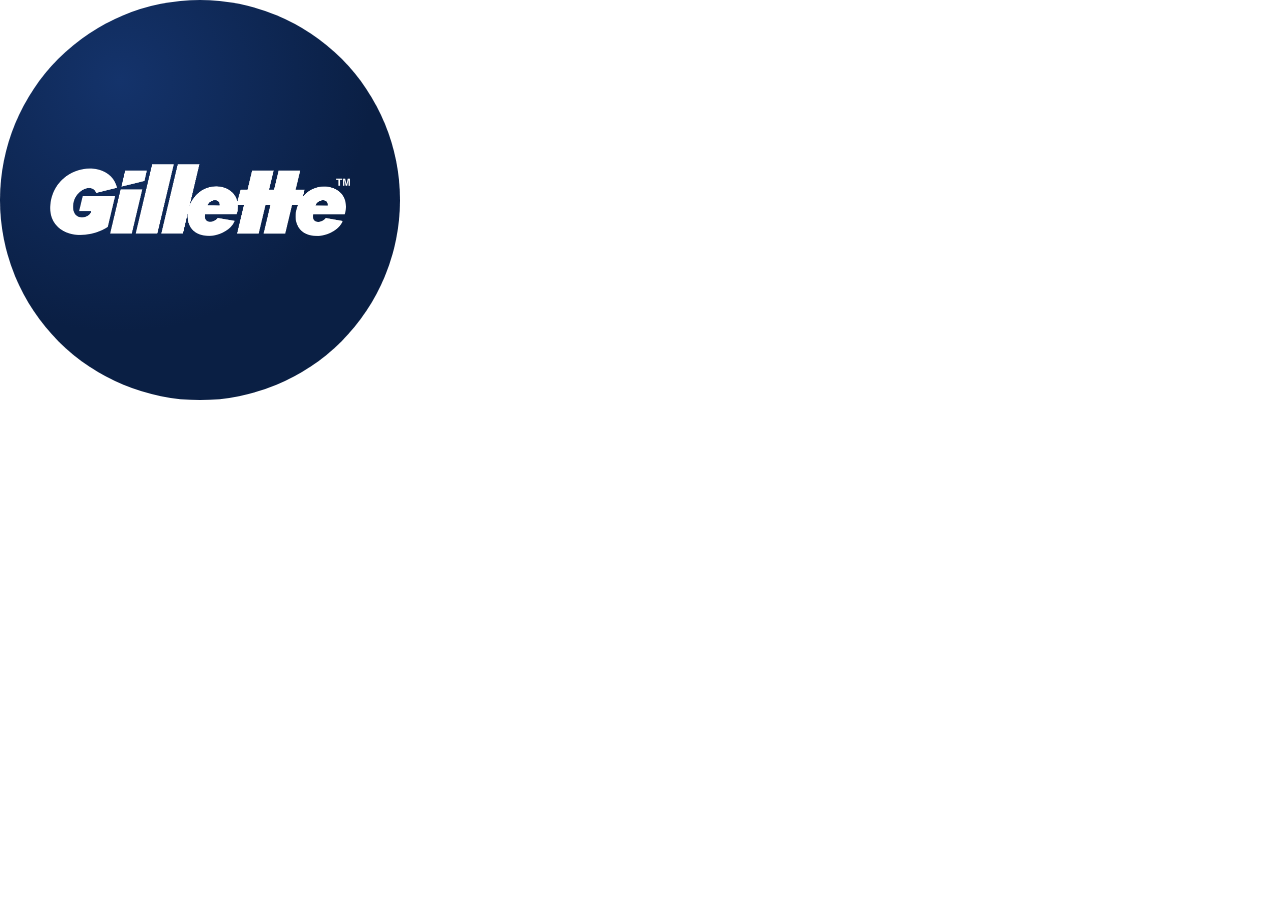
<file: assets/src/gillette-ig-dp.html>
<!doctype html>
<html><head><meta charset="utf-8"><link rel="stylesheet" href="base.css">
<style>
  .canvas { width: 400px; height: 400px; }
  .dp { position: absolute; inset: 0; border-radius: 50%;
    background: radial-gradient(90% 90% at 30% 20%, #14336B 0%, #0A1F44 70%);
    display: flex; align-items: center; justify-content: center; }
  .dp img { width: 300px; }
</style></head>
<body><div class="canvas"><div class="dp"><img src="../gillette-logo-white.png" alt="Gillette"></div></div></body></html>
</file>
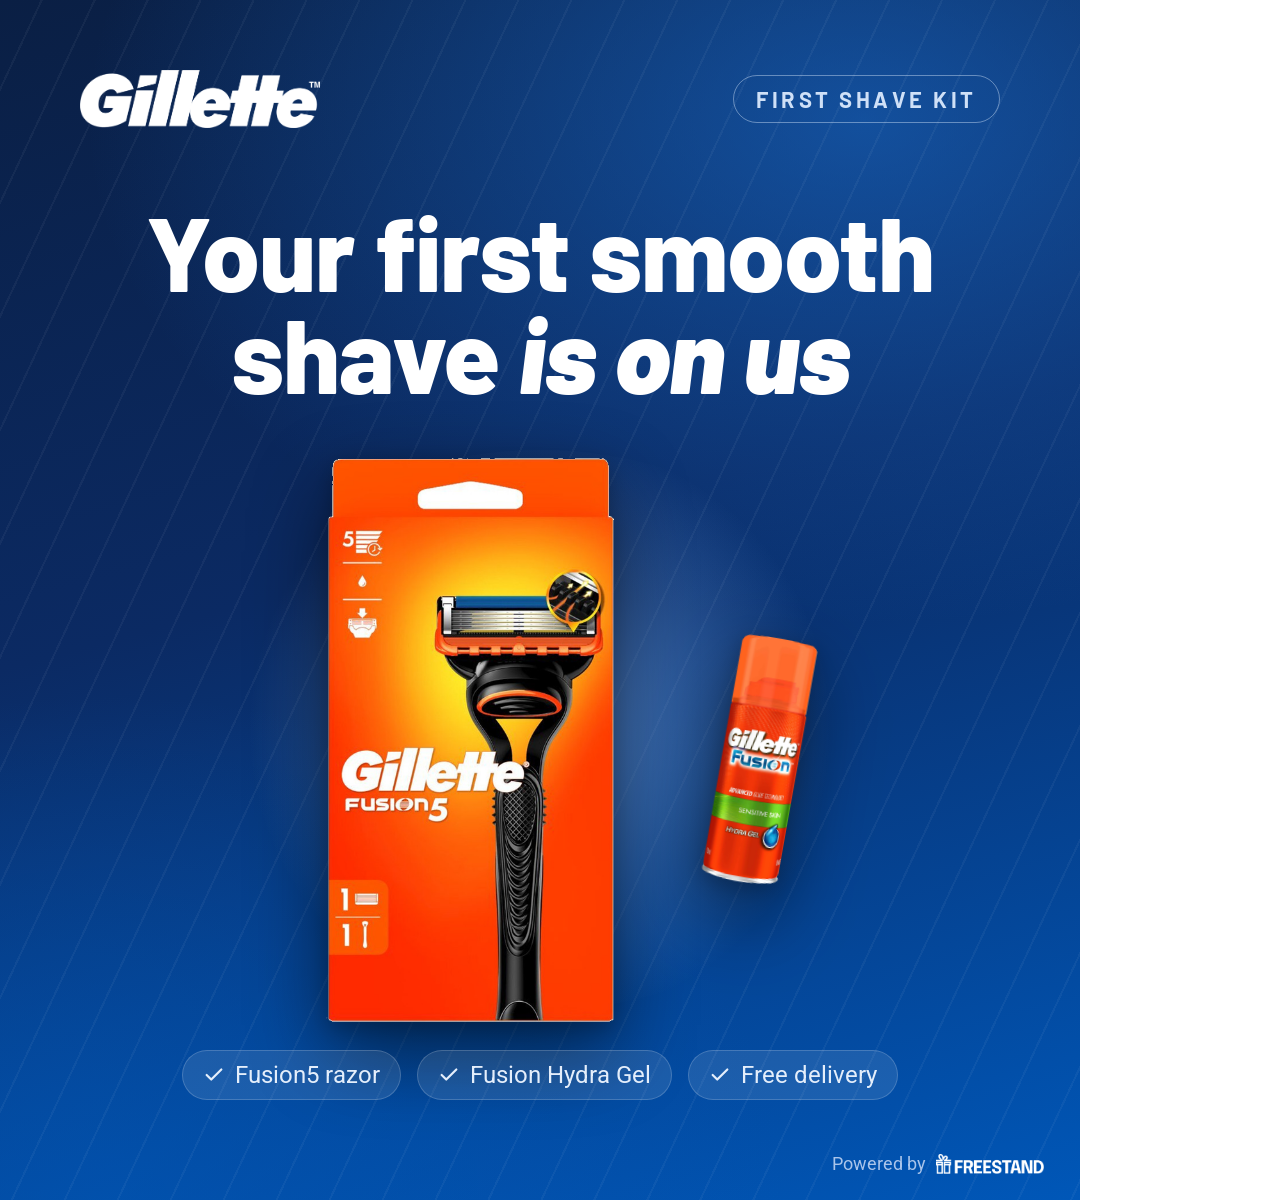
<file: assets/src/landing-hero.html>
<!doctype html>
<html><head><meta charset="utf-8"><link rel="stylesheet" href="base.css">
<style>
  .canvas { width: 1080px; height: 1200px; }
  .top { position: absolute; top: 70px; left: 80px; right: 80px; display: flex; align-items: center; justify-content: space-between; }
  .top img { width: 240px; }
  .pill { font-family: 'Barlow'; font-weight: 700; font-size: 22px; letter-spacing: 0.16em; color: #CFE0F7;
    border: 1.5px solid rgba(207,224,247,0.45); border-radius: 999px; padding: 10px 22px; }
  .headline { position: absolute; top: 200px; left: 80px; right: 80px; font-size: 104px; text-align: center; }
  .headline em { font-style: italic; font-weight: 900; }
  .glow { left: 190px; top: 450px; width: 700px; height: 560px; }
  .pack { position: absolute; left: 150px; top: 420px; width: 640px; }
  .gel { position: absolute; left: 600px; top: 600px; width: 320px; transform: rotate(10deg); }
  .chips { position: absolute; top: 1050px; left: 0; right: 0; display: flex; justify-content: center; gap: 16px; }
  .chip { font-size: 24px; color: #E4EEFB; background: rgba(255,255,255,0.10); border: 1px solid rgba(255,255,255,0.18);
    padding: 10px 20px; border-radius: 999px; display: inline-flex; align-items: center; gap: 10px; }
  .chip svg { width: 22px; height: 22px; }
  .powered { position: absolute; bottom: 26px; right: 36px; display: flex; align-items: center; gap: 10px; font-size: 18px; color: #A9C4EA; }
  .powered img { height: 20px; }
</style></head>
<body>
<div class="canvas bg-gillette streaks">
  <div class="top"><img src="../gillette-logo-white.png" alt="Gillette"><span class="pill">FIRST SHAVE KIT</span></div>
  <div class="headline display">Your first smooth shave <em>is on us</em></div>
  <div class="glow"></div>
  <img class="pack shadow-prod" src="../fusion5-pack.png" alt="">
  <img class="gel shadow-prod" src="../fusion-gel.png" alt="">
  <div class="chips">
    <span class="chip"><svg viewBox="0 0 24 24" fill="none" stroke="currentColor" stroke-width="2.4" stroke-linecap="round" stroke-linejoin="round"><path d="M20 6 9 17l-5-5"/></svg>Fusion5 razor</span>
    <span class="chip"><svg viewBox="0 0 24 24" fill="none" stroke="currentColor" stroke-width="2.4" stroke-linecap="round" stroke-linejoin="round"><path d="M20 6 9 17l-5-5"/></svg>Fusion Hydra Gel</span>
    <span class="chip"><svg viewBox="0 0 24 24" fill="none" stroke="currentColor" stroke-width="2.4" stroke-linecap="round" stroke-linejoin="round"><path d="M20 6 9 17l-5-5"/></svg>Free delivery</span>
  </div>
  <div class="powered">Powered by <img src="../freestand-logo-white.png" alt="FreeStand"></div>
</div>
</body></html>
</file>
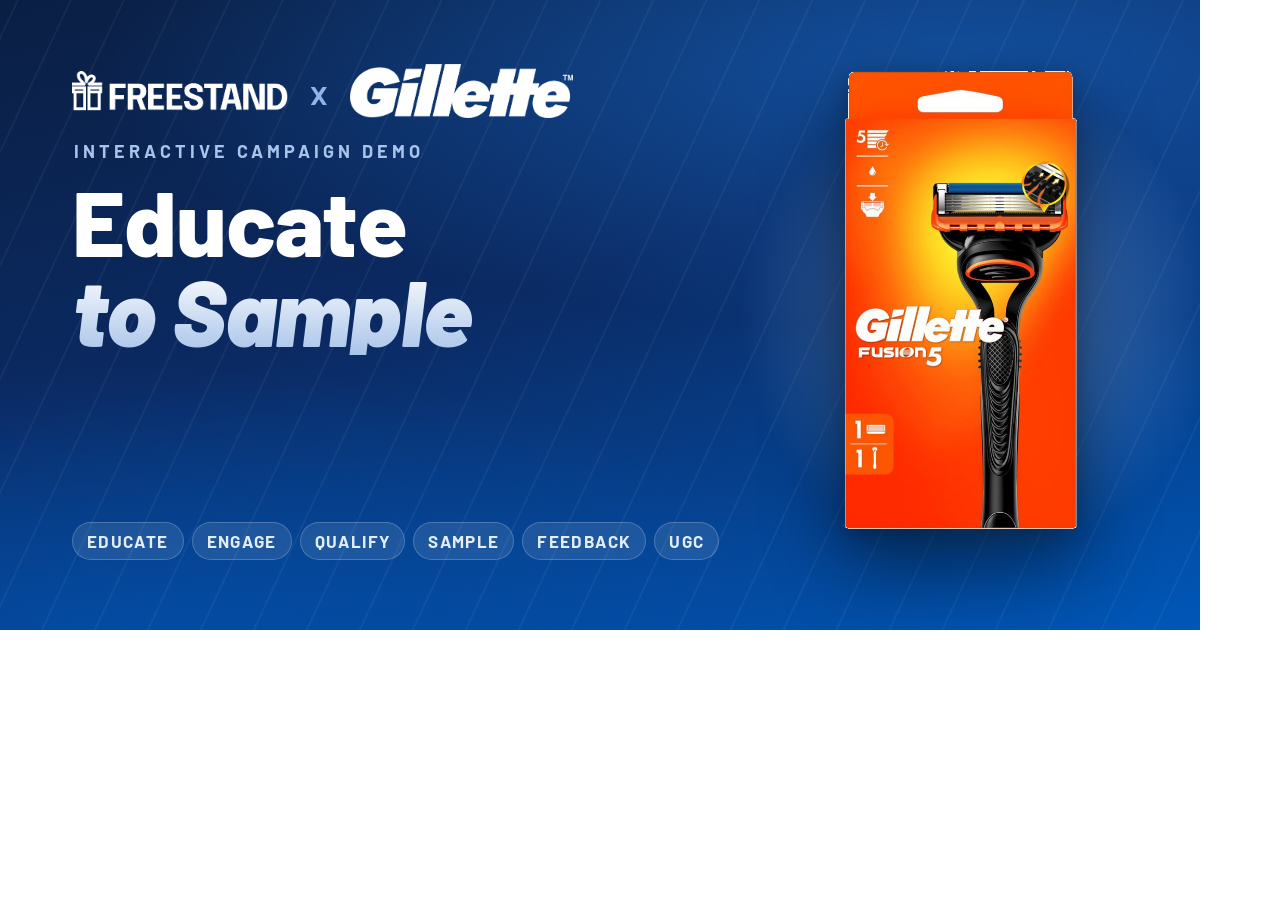
<file: assets/src/og-image.html>
<!doctype html>
<html><head><meta charset="utf-8"><link rel="stylesheet" href="base.css">
<style>
  .canvas { width: 1200px; height: 630px; }
  .logos { position: absolute; top: 64px; left: 72px; display: flex; align-items: center; gap: 22px; }
  .logos .g { height: 54px; }
  .logos .x { font-family: 'Barlow'; font-weight: 600; font-size: 34px; color: #8FB5E8; }
  .logos .f { height: 40px; }
  .title { position: absolute; top: 175px; left: 72px; width: 660px; font-size: 92px; }
  .title em { font-style: italic; font-weight: 900; display: block;
    background: linear-gradient(180deg, #FFFFFF 0%, #A9C4EA 100%); -webkit-background-clip: text; color: transparent; }
  .steps { position: absolute; left: 72px; bottom: 70px; display: flex; gap: 8px; width: 820px; }
  .steps span { font-family: 'Barlow'; font-weight: 700; font-size: 17px; letter-spacing: 0.08em; color: #E4EEFB;
    background: rgba(255,255,255,0.10); border: 1px solid rgba(255,255,255,0.2); padding: 8px 14px; border-radius: 999px; }
  .glow { left: 720px; top: 60px; width: 520px; height: 520px; }
  .pack { position: absolute; left: 700px; top: 40px; width: 520px; }
  .eyebrow { position: absolute; top: 140px; left: 74px; font-size: 18px; color: #A9C4EA; }
</style></head>
<body>
<div class="canvas bg-gillette streaks">
  <div class="logos"><img class="f" src="../freestand-logo-white.png" alt=""><span class="x">x</span><img class="g" src="../gillette-logo-white.png" alt=""></div>
  <div class="eyebrow">Interactive campaign demo</div>
  <div class="title display">Educate<em>to Sample</em></div>
  <div class="steps"><span>EDUCATE</span><span>ENGAGE</span><span>QUALIFY</span><span>SAMPLE</span><span>FEEDBACK</span><span>UGC</span></div>
  <div class="glow"></div>
  <img class="pack shadow-prod" src="../fusion5-pack.png" alt="">
</div>
</body></html>
</file>
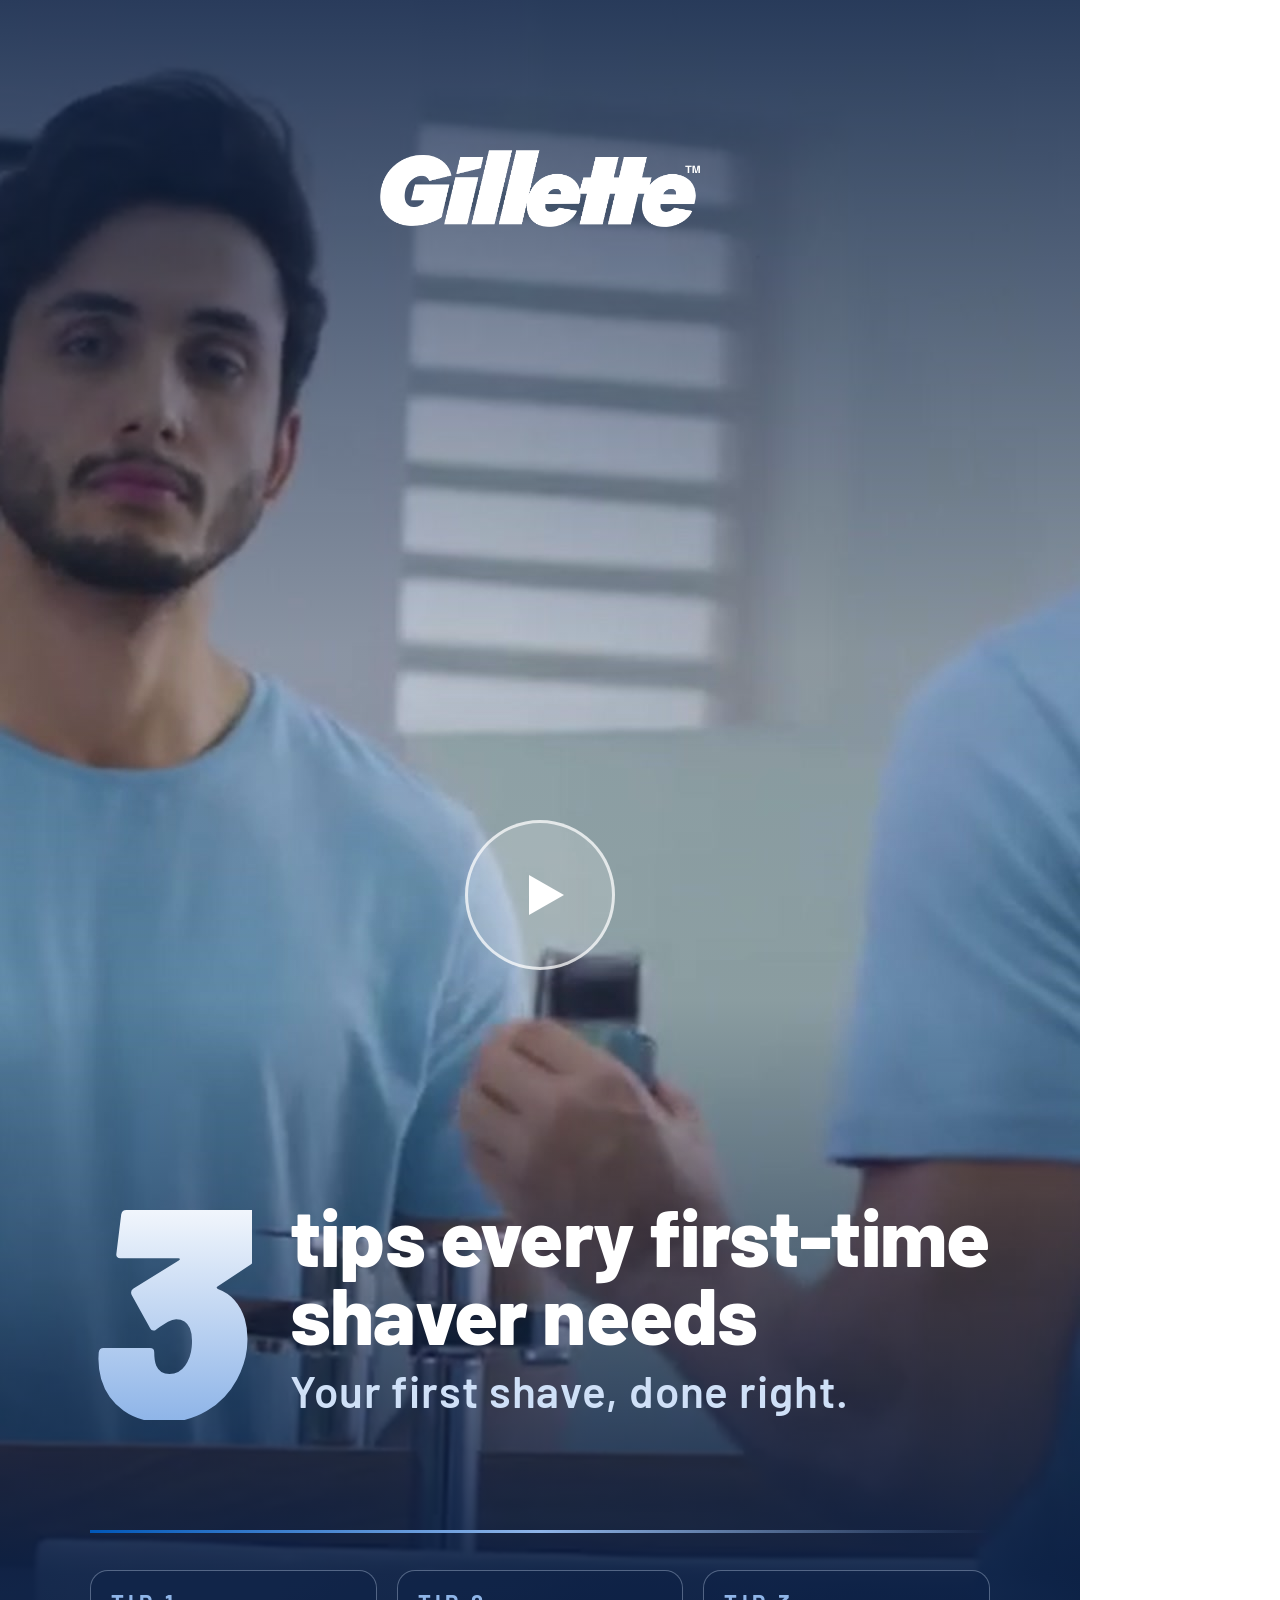
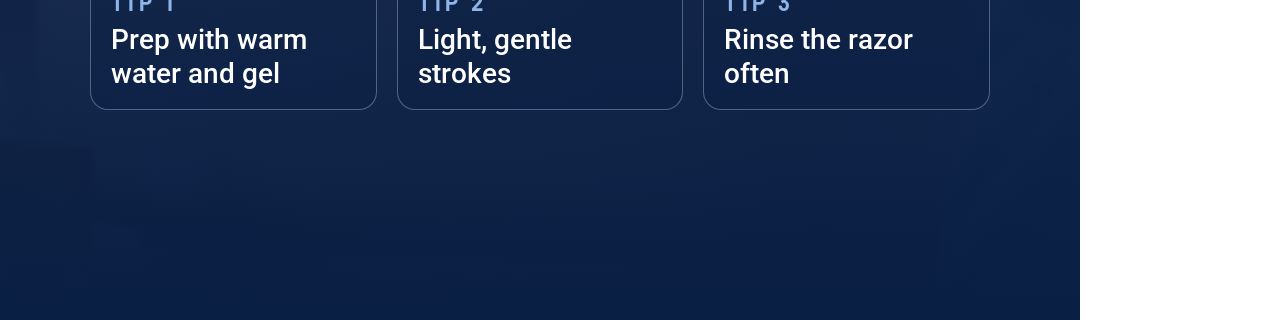
<file: assets/src/reel-cover.html>
<!doctype html>
<html><head><meta charset="utf-8"><link rel="stylesheet" href="base.css">
<style>
  /* Background is a frame from gillette-education-reel.mp4 (00:30), exported to reel-frame.jpg */
  .canvas { width: 1080px; height: 1920px; background: #0A1F44 url('reel-frame.jpg') center/cover; }
  .shade { position: absolute; inset: 0;
    background: linear-gradient(180deg, rgba(10,31,68,0.80) 0%, rgba(10,31,68,0.15) 34%, rgba(10,31,68,0.10) 52%, rgba(10,31,68,0.92) 82%, #0A1F44 100%); }
  .logo { position: absolute; top: 150px; left: 0; right: 0; text-align: center; }
  .logo img { width: 320px; }
  .num { position: absolute; left: 90px; top: 1180px; font-family: 'Barlow'; font-weight: 900; font-style: italic; font-size: 300px; line-height: 0.8;
    background: linear-gradient(180deg, #FFFFFF 0%, #8FB5E8 100%); -webkit-background-clip: text; color: transparent; }
  .title { position: absolute; left: 290px; right: 60px; top: 1196px; font-size: 80px; }
  .title span { display: block; font-size: 44px; font-weight: 600; letter-spacing: 0.02em; margin-top: 16px; color: #CFE0F7; }
  .bar { position: absolute; left: 90px; right: 90px; top: 1530px; height: 3px; background: linear-gradient(90deg, #0057B8, #8FB5E8, rgba(255,255,255,0)); }
  .tips { position: absolute; left: 90px; right: 90px; top: 1570px; display: flex; gap: 20px; }
  .tip { flex: 1; border: 1.5px solid rgba(207,224,247,0.35); border-radius: 18px; padding: 18px 20px; font-size: 28px; color: #fff; font-weight: 500; line-height: 1.2; background: rgba(10,31,68,0.4); }
  .tip b { display: block; font-family: 'Barlow'; font-size: 22px; letter-spacing: 0.2em; color: #8FB5E8; margin-bottom: 8px; }
  .play { position: absolute; left: 50%; top: 820px; width: 150px; height: 150px; margin-left: -75px; border-radius: 50%;
    background: rgba(255,255,255,0.18); border: 3px solid rgba(255,255,255,0.7); display: flex; align-items: center; justify-content: center; }
  .play svg { width: 60px; height: 60px; margin-left: 8px; }
</style></head>
<body>
<div class="canvas">
  <div class="shade"></div>
  <div class="logo"><img src="../gillette-logo-white.png" alt="Gillette"></div>
  <div class="play"><svg viewBox="0 0 24 24" fill="#fff"><path d="M6 4l14 8-14 8z"/></svg></div>
  <div class="num">3</div>
  <div class="title display">tips every first-time shaver needs<span>Your first shave, done right.</span></div>
  <div class="bar"></div>
  <div class="tips">
    <div class="tip"><b>TIP 1</b>Prep with warm water and gel</div>
    <div class="tip"><b>TIP 2</b>Light, gentle strokes</div>
    <div class="tip"><b>TIP 3</b>Rinse the razor often</div>
  </div>
</div>
</body></html>
</file>
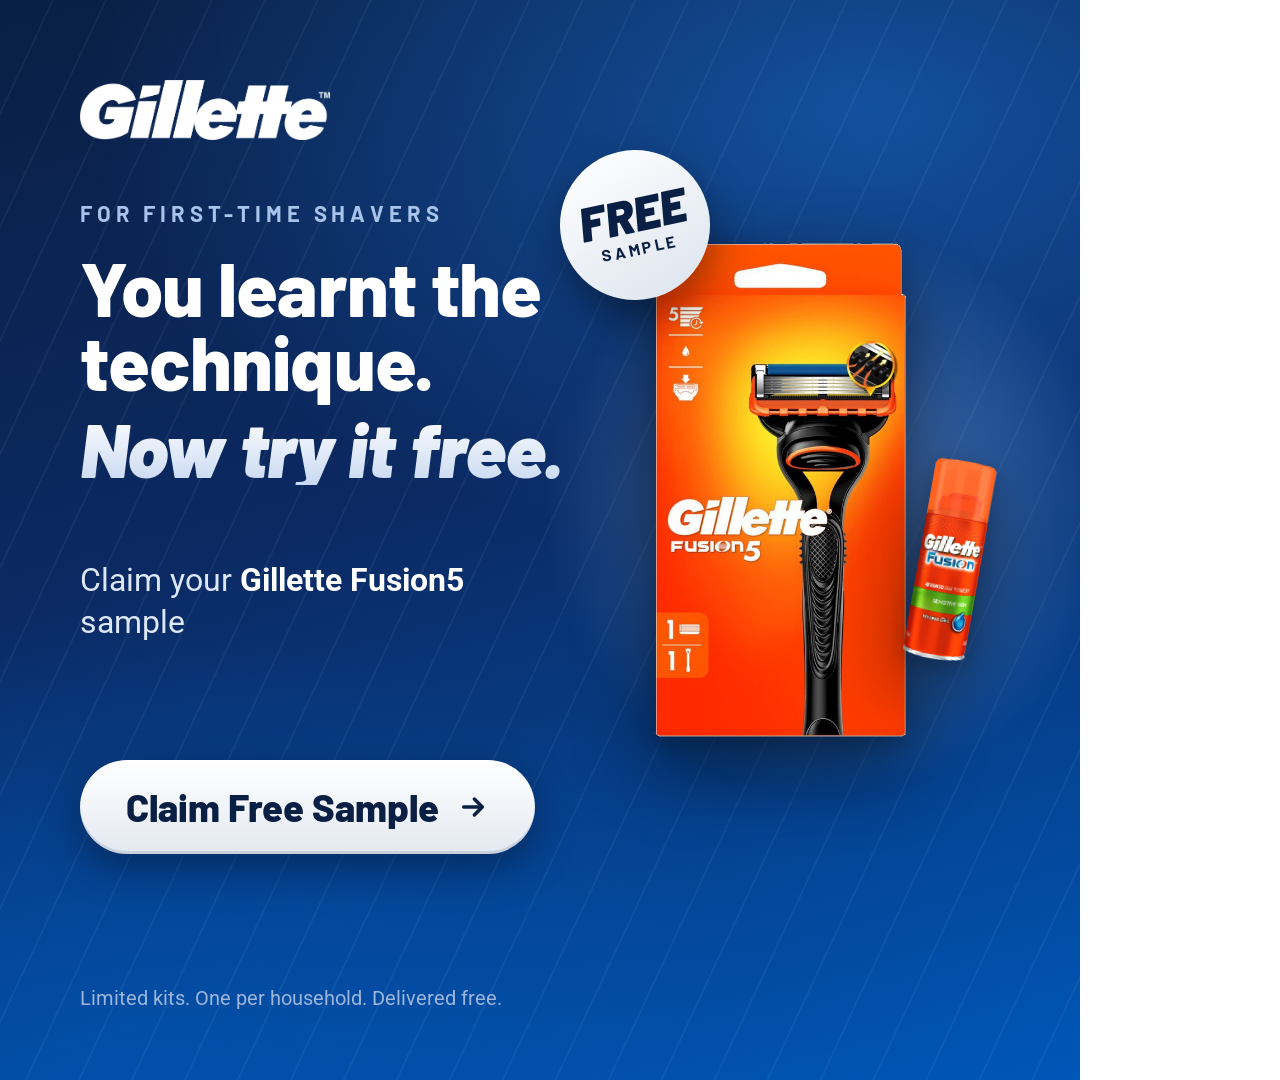
<file: assets/src/sample-ad-1x1.html>
<!doctype html>
<html><head><meta charset="utf-8"><link rel="stylesheet" href="base.css">
<style>
  .canvas { width: 1080px; height: 1080px; }
  .logo { position: absolute; top: 80px; left: 80px; }
  .logo img { width: 250px; }
  .eyebrow { position: absolute; top: 200px; left: 80px; font-size: 22px; color: #A9C4EA; }
  .headline { position: absolute; top: 250px; left: 80px; width: 560px; font-size: 76px; }
  .headline em { font-style: italic; font-weight: 900; display: block; margin-top: 12px;
    background: linear-gradient(180deg, #FFFFFF 0%, #C9D9F2 100%); -webkit-background-clip: text; color: transparent; }
  .sub { position: absolute; top: 560px; left: 80px; width: 470px; font-size: 32px; line-height: 1.3; color: #DCE7F7; }
  .sub b { color: #fff; }
  .ctawrap { position: absolute; top: 760px; left: 80px; }
  .cta { font-size: 38px; padding: 24px 46px; }
  .cta svg { width: 32px; height: 32px; }
  .fine { position: absolute; bottom: 70px; left: 80px; font-size: 20px; color: #9DB6DA; }
  .glow { left: 520px; top: 200px; width: 620px; height: 620px; }
  .pack { position: absolute; left: 500px; top: 210px; width: 560px; }
  .gel { position: absolute; left: 820px; top: 430px; width: 260px; transform: rotate(10deg); }
  .free { position: absolute; left: 560px; top: 150px; width: 150px; height: 150px; border-radius: 50%;
    background: linear-gradient(160deg, #FFFFFF 0%, #DCE4EE 100%); color: var(--navy); transform: rotate(-12deg);
    display: flex; flex-direction: column; align-items: center; justify-content: center; box-shadow: 0 18px 40px rgba(0,0,0,0.4); }
  .free .a { font-family: 'Barlow'; font-weight: 900; font-size: 48px; line-height: 0.9; font-style: italic; }
  .free .b { font-family: 'Barlow'; font-weight: 700; font-size: 16px; letter-spacing: 0.18em; margin-top: 4px; }
</style></head>
<body>
<div class="canvas bg-gillette streaks">
  <div class="logo"><img src="../gillette-logo-white.png" alt="Gillette"></div>
  <div class="eyebrow">For first-time shavers</div>
  <div class="headline display">You learnt the technique.<em>Now try it free.</em></div>
  <div class="sub">Claim your <b>Gillette Fusion5</b> sample</div>
  <div class="ctawrap"><span class="cta">Claim Free Sample
    <svg viewBox="0 0 24 24" fill="none" stroke="currentColor" stroke-width="2.6" stroke-linecap="round" stroke-linejoin="round"><path d="M5 12h14M13 6l6 6-6 6"/></svg></span></div>
  <div class="fine">Limited kits. One per household. Delivered free.</div>
  <div class="glow"></div>
  <img class="pack shadow-prod" src="../fusion5-pack.png" alt="">
  <img class="gel shadow-prod" src="../fusion-gel.png" alt="">
  <div class="free"><div class="a">FREE</div><div class="b">SAMPLE</div></div>
</div>
</body></html>
</file>
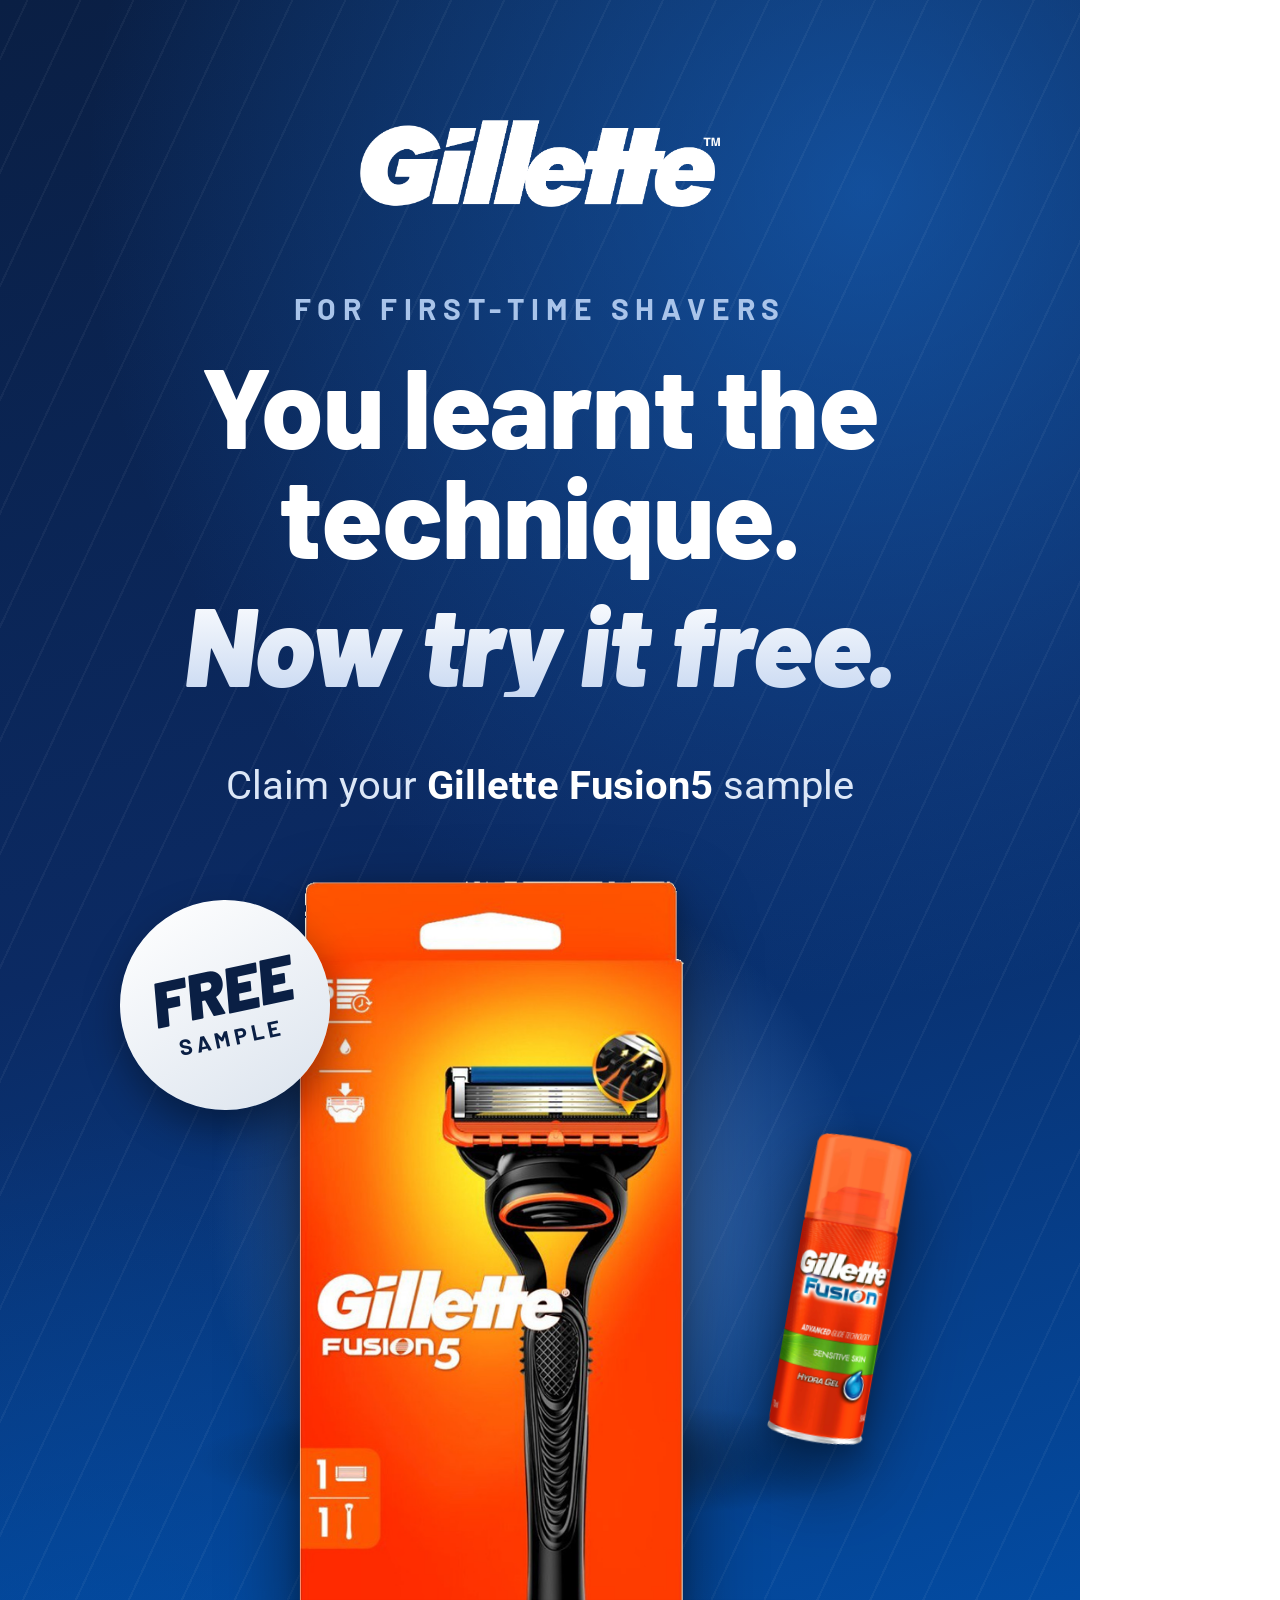
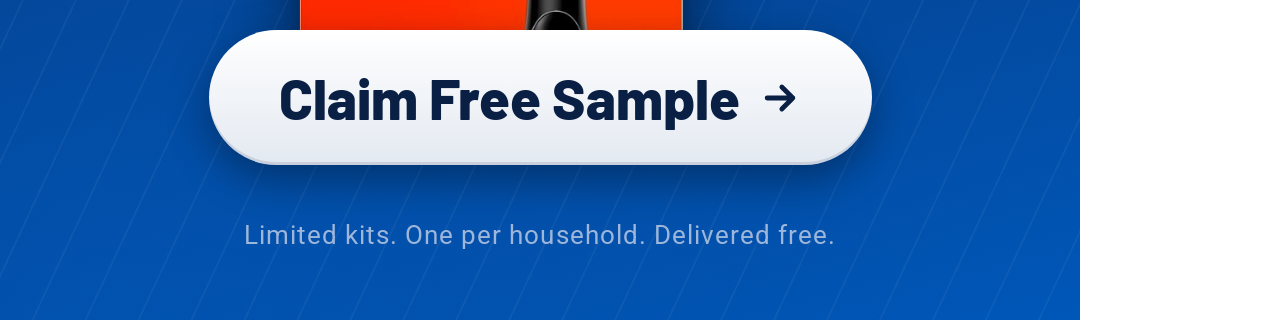
<file: assets/src/sample-ad-9x16.html>
<!doctype html>
<html><head><meta charset="utf-8"><link rel="stylesheet" href="base.css">
<style>
  .canvas { width: 1080px; height: 1920px; }
  .logo { position: absolute; top: 120px; left: 0; right: 0; text-align: center; }
  .logo img { width: 360px; }
  .eyebrow { position: absolute; top: 290px; left: 0; right: 0; text-align: center; font-size: 30px; color: #A9C4EA; }
  .headline { position: absolute; top: 350px; left: 70px; right: 70px; text-align: center; font-size: 112px; }
  .headline em { font-style: italic; font-weight: 900; color: #fff; display: block; margin-top: 18px;
    background: linear-gradient(180deg, #FFFFFF 0%, #C9D9F2 100%); -webkit-background-clip: text; color: transparent; }
  .sub { position: absolute; top: 760px; left: 120px; right: 120px; text-align: center; font-size: 40px; line-height: 1.3; color: #DCE7F7; font-weight: 400; }
  .sub b { color: #fff; font-weight: 700; }
  .stage { position: absolute; left: 0; right: 0; top: 840px; height: 760px; }
  .glow { left: 140px; top: 60px; width: 800px; height: 640px; }
  .disc { position: absolute; left: 190px; top: 560px; width: 700px; height: 120px; border-radius: 50%;
    background: radial-gradient(closest-side, rgba(0,0,0,0.5), rgba(0,0,0,0)); }
  .pack { position: absolute; left: 60px; top: -10px; width: 860px; }
  .gel { position: absolute; left: 640px; top: 250px; width: 400px; transform: rotate(10deg); }
  .free { position: absolute; left: 120px; top: 60px; width: 210px; height: 210px; border-radius: 50%;
    background: linear-gradient(160deg, #FFFFFF 0%, #DCE4EE 100%); color: var(--navy); transform: rotate(-12deg);
    display: flex; flex-direction: column; align-items: center; justify-content: center; box-shadow: 0 18px 40px rgba(0,0,0,0.4); }
  .free .a { font-family: 'Barlow'; font-weight: 900; font-size: 64px; line-height: 0.9; font-style: italic; }
  .free .b { font-family: 'Barlow'; font-weight: 700; font-size: 22px; letter-spacing: 0.18em; margin-top: 6px; }
  .ctawrap { position: absolute; top: 1630px; left: 0; right: 0; text-align: center; }
  .cta { font-size: 56px; padding: 34px 70px; }
  .cta svg { width: 44px; height: 44px; }
  .fine { position: absolute; bottom: 70px; left: 0; right: 0; text-align: center; font-size: 26px; color: #9DB6DA; letter-spacing: 0.04em; }
</style></head>
<body>
<div class="canvas bg-gillette streaks">
  <div class="logo"><img src="../gillette-logo-white.png" alt="Gillette"></div>
  <div class="eyebrow">For first-time shavers</div>
  <div class="headline display">You learnt the technique.<em>Now try it free.</em></div>
  <div class="sub">Claim your <b>Gillette Fusion5</b> sample</div>
  <div class="stage">
    <div class="glow"></div>
    <div class="disc"></div>
    <img class="pack shadow-prod" src="../fusion5-pack.png" alt="">
    <img class="gel shadow-prod" src="../fusion-gel.png" alt="">
    <div class="free"><div class="a">FREE</div><div class="b">SAMPLE</div></div>
  </div>
  <div class="ctawrap"><span class="cta">Claim Free Sample
    <svg viewBox="0 0 24 24" fill="none" stroke="currentColor" stroke-width="2.6" stroke-linecap="round" stroke-linejoin="round"><path d="M5 12h14M13 6l6 6-6 6"/></svg></span></div>
  <div class="fine">Limited kits. One per household. Delivered free.</div>
</div>
</body></html>
</file>
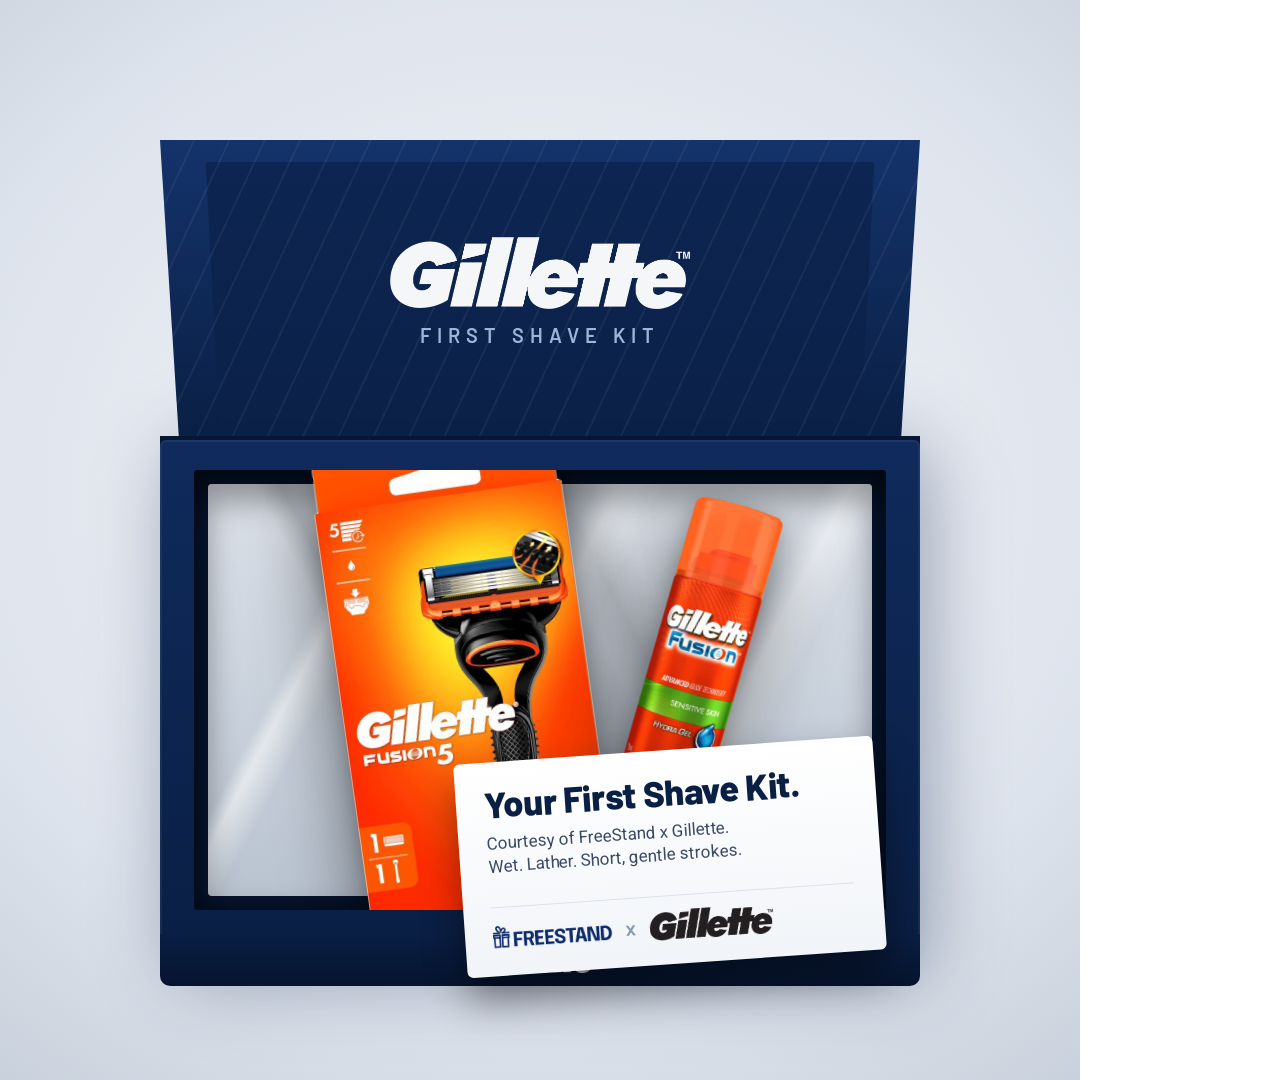
<file: assets/src/sample-kit.html>
<!doctype html>
<html><head><meta charset="utf-8"><link rel="stylesheet" href="base.css">
<style>
  /* 1080x1080. Add ?cutout to render the kit alone on a transparent background (used by unboxing.html) */
  .canvas { width: 1080px; height: 1080px; }
  .surface { position: absolute; inset: 0;
    background: radial-gradient(80% 70% at 50% 45%, #F4F6FA 0%, #DDE3EC 70%, #C9D1DC 100%); }
  .cutout .surface, .cutout .floor-shadow { display: none; }

  .kit { position: absolute; left: 160px; top: 140px; width: 760px; height: 820px; }
  .floor-shadow { position: absolute; left: 10px; right: -10px; top: 300px; height: 540px; border-radius: 40px;
    background: rgba(10,31,68,0.35); filter: blur(38px); }

  /* lid, opened back, seen in perspective */
  .lid { position: absolute; left: 0; top: 0; width: 760px; height: 300px;
    clip-path: polygon(0 0, 100% 0, 97.5% 100%, 2.5% 100%);
    background: linear-gradient(180deg, #14336B 0%, #0A1F44 100%); }
  .lid::after { content: ""; position: absolute; inset: 0;
    background: repeating-linear-gradient(115deg, rgba(255,255,255,0) 0 30px, rgba(255,255,255,0.05) 30px 32px); }
  .lid .inner { position: absolute; left: 6%; right: 6%; top: 22px; bottom: 18px;
    clip-path: polygon(0 0, 100% 0, 98% 100%, 2% 100%);
    background: linear-gradient(180deg, #0D2552 0%, #0B2148 100%);
    display: flex; flex-direction: column; align-items: center; justify-content: center; gap: 14px; }
  .lid .inner img { width: 300px; opacity: 0.96; }
  .lid .inner .tag { font-family: 'Barlow'; font-weight: 600; font-size: 20px; letter-spacing: 0.3em; color: #9FB4D6; text-transform: uppercase; }
  .hinge { position: absolute; left: 0; top: 296px; width: 760px; height: 10px; background: #071733; }

  /* box body */
  .box { position: absolute; left: 0; top: 300px; width: 760px; height: 500px; border-radius: 6px;
    background: linear-gradient(180deg, #0F2A5C 0%, #0A1F44 100%);
    box-shadow: inset 0 0 0 2px rgba(255,255,255,0.06); }
  .front { position: absolute; left: 0; bottom: -46px; width: 760px; height: 52px; border-radius: 0 0 10px 10px;
    background: linear-gradient(180deg, #0A1F44 0%, #06142E 100%);
    display: flex; align-items: center; justify-content: center; }
  .front img { height: 26px; opacity: 0.85; }
  .cavity { position: absolute; left: 34px; right: 34px; top: 30px; bottom: 30px; border-radius: 4px; overflow: hidden;
    background: #071733; box-shadow: inset 0 26px 40px rgba(0,0,0,0.6), inset 0 -8px 20px rgba(0,0,0,0.4); }
  /* silver crinkle tissue */
  .tissue { position: absolute; inset: 14px; border-radius: 4px;
    background:
      linear-gradient(118deg, rgba(255,255,255,0.0) 0 20%, rgba(255,255,255,0.55) 22%, rgba(255,255,255,0) 26% 44%, rgba(255,255,255,0.45) 47%, rgba(255,255,255,0) 52% 70%, rgba(255,255,255,0.5) 73%, rgba(255,255,255,0) 78%),
      linear-gradient(62deg, rgba(0,0,0,0) 0 30%, rgba(0,0,0,0.12) 33%, rgba(0,0,0,0) 38% 60%, rgba(0,0,0,0.10) 64%, rgba(0,0,0,0) 69%),
      linear-gradient(180deg, #DCE2EA 0%, #B9C3D0 100%);
    box-shadow: inset 0 18px 30px rgba(0,0,0,0.35); }

  .pack { position: absolute; left: -10px; top: -60px; width: 560px; transform: rotate(-8deg); }
  .gel { position: absolute; right: -6px; top: -14px; width: 380px; transform: rotate(16deg); }

  .card { position: absolute; left: 300px; top: 610px; width: 420px; height: 214px; transform: rotate(-4deg);
    background: linear-gradient(180deg, #FFFFFF 0%, #F1F4F8 100%); border-radius: 6px; color: var(--navy);
    box-shadow: 0 22px 40px rgba(0,0,0,0.45), 0 2px 0 rgba(0,0,0,0.06);
    padding: 24px 28px; display: flex; flex-direction: column; justify-content: space-between; }
  .card .t { font-family: 'Barlow'; font-weight: 800; font-size: 36px; line-height: 1; letter-spacing: -0.01em; }
  .card .s { font-size: 17px; color: #3A4A66; margin-top: 10px; line-height: 1.35; }
  .card .row { display: flex; align-items: center; gap: 14px; border-top: 1px solid #DCE2EA; padding-top: 14px; }
  .card .row img.g { height: 30px; }
  .card .row img.f { height: 22px; }
  .card .x { font-family: 'Barlow'; font-weight: 600; font-size: 20px; color: #8A97AD; }
</style></head>
<body>
<div class="canvas" id="c">
  <div class="surface"></div>
  <div class="kit">
    <div class="floor-shadow"></div>
    <div class="lid"><div class="inner"><img src="../gillette-logo-white.png" alt=""><div class="tag">First Shave Kit</div></div></div>
    <div class="hinge"></div>
    <div class="box">
      <div class="cavity">
        <div class="tissue"></div>
        <img class="pack shadow-prod" src="../fusion5-pack.png" alt="">
        <img class="gel shadow-prod" src="../fusion-gel.png" alt="">
      </div>
      <div class="front"><img src="../gillette-logo-white.png" alt=""></div>
    </div>
    <div class="card">
      <div>
        <div class="t">Your First Shave Kit.</div>
        <div class="s">Courtesy of FreeStand x Gillette.<br>Wet. Lather. Short, gentle strokes.</div>
      </div>
      <div class="row"><img class="f" src="../freestand-logo.png" alt=""><span class="x">x</span><img class="g" src="../gillette-logo.png" alt=""></div>
    </div>
  </div>
</div>
<script>if (location.search.includes('cutout')) document.body.classList.add('cutout');</script>
</body></html>
</file>
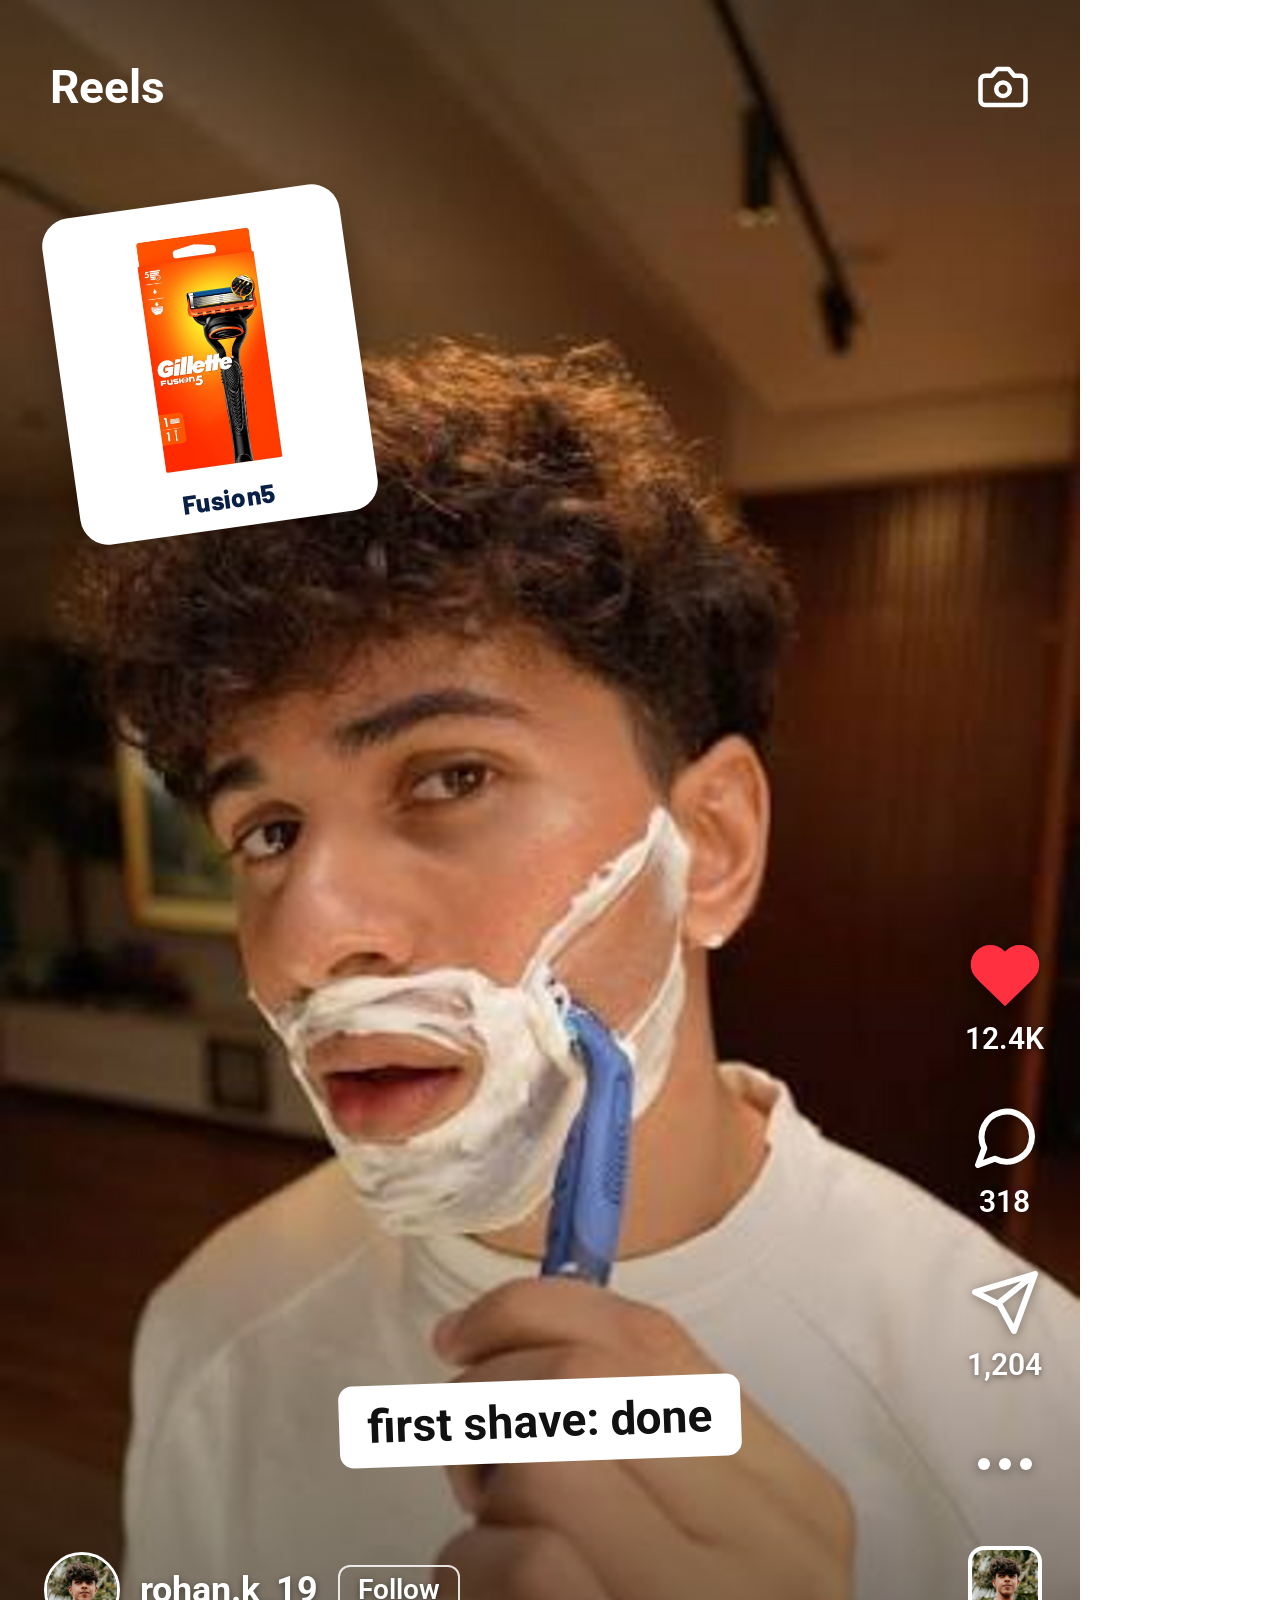
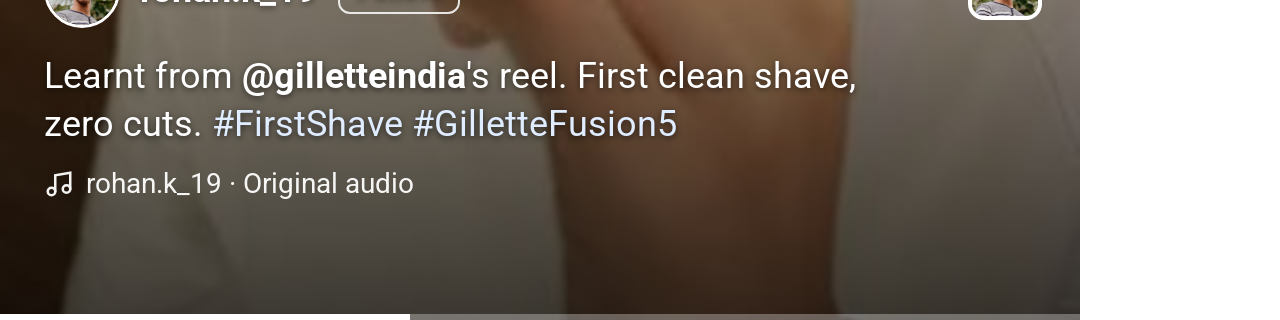
<file: assets/src/ugc.html>
<!doctype html>
<html><head><meta charset="utf-8"><link rel="stylesheet" href="base.css">
<style>
  /* Reel-style UGC overlay. Render with ?n=1, ?n=2, ?n=3. Copy lives in the POSTS table below. */
  .canvas { width: 1080px; height: 1920px; background: #111 center/cover; }
  .shade { position: absolute; inset: 0; background: linear-gradient(180deg, rgba(0,0,0,0.35) 0%, rgba(0,0,0,0) 14%, rgba(0,0,0,0) 58%, rgba(0,0,0,0.75) 100%); }
  .topbar { position: absolute; top: 60px; left: 50px; right: 50px; display: flex; justify-content: space-between; align-items: center; font-size: 46px; font-weight: 700; }
  .topbar svg { width: 54px; height: 54px; }
  .rail { position: absolute; right: 36px; bottom: 300px; display: flex; flex-direction: column; align-items: center; gap: 46px; }
  .rail .i { display: flex; flex-direction: column; align-items: center; gap: 10px; font-size: 30px; font-weight: 600; text-shadow: 0 2px 6px rgba(0,0,0,0.5); }
  .rail svg { width: 72px; height: 72px; filter: drop-shadow(0 2px 6px rgba(0,0,0,0.4)); }
  .rail .liked svg { fill: #FF3040; stroke: #FF3040; }
  .audio { width: 74px; height: 74px; border-radius: 16px; border: 4px solid #fff; background: center/cover; }
  .meta { position: absolute; left: 44px; right: 170px; bottom: 120px; }
  .who { display: flex; align-items: center; gap: 20px; font-size: 36px; font-weight: 700; text-shadow: 0 2px 6px rgba(0,0,0,0.5); }
  .who img { width: 76px; height: 76px; border-radius: 50%; border: 3px solid #fff; object-fit: cover; }
  .follow { font-size: 28px; font-weight: 600; border: 2px solid rgba(255,255,255,0.85); border-radius: 12px; padding: 6px 18px; }
  .cap { margin-top: 24px; font-size: 36px; line-height: 1.35; text-shadow: 0 2px 6px rgba(0,0,0,0.6); }
  .cap .tag { font-weight: 700; }
  .cap .h { color: #E0ECFF; }
  .tune { margin-top: 18px; font-size: 28px; display: flex; align-items: center; gap: 12px; opacity: 0.95; }
  .tune svg { width: 30px; height: 30px; }
  .sticker { position: absolute; top: 200px; left: 60px; width: 300px; padding: 18px 18px 14px; background: #fff; border-radius: 28px; transform: rotate(-8deg);
    box-shadow: 0 18px 40px rgba(0,0,0,0.35); text-align: center; color: #0A1F44; }
  .sticker img { width: 100%; display: block; }
  .sticker div { font-family: 'Barlow'; font-weight: 800; font-size: 26px; margin-top: 2px; letter-spacing: 0.02em; }
  .chiptxt { position: absolute; left: 50%; top: 1380px; transform: translateX(-50%) rotate(-2deg); background: #fff; color: #111;
    font-family: 'Roboto'; font-weight: 700; font-size: 46px; padding: 14px 28px; border-radius: 14px; white-space: nowrap; }
  .progress { position: absolute; left: 0; right: 0; bottom: 0; height: 6px; background: rgba(255,255,255,0.3); }
  .progress i { display: block; height: 100%; width: 38%; background: #fff; }
</style></head>
<body>
<div class="canvas" id="c">
  <div class="shade"></div>
  <div class="topbar"><span>Reels</span>
    <svg viewBox="0 0 24 24" fill="none" stroke="#fff" stroke-width="2" stroke-linecap="round" stroke-linejoin="round"><path d="M14.5 4h-5L7 7H4a2 2 0 0 0-2 2v9a2 2 0 0 0 2 2h16a2 2 0 0 0 2-2V9a2 2 0 0 0-2-2h-3l-2.5-3z"/><circle cx="12" cy="13" r="3"/></svg></div>
  <div class="sticker"><img src="../fusion5-pack.png" alt=""><div>Fusion5</div></div>
  <div class="chiptxt" id="chip"></div>
  <div class="rail">
    <div class="i liked"><svg viewBox="0 0 24 24" fill="none" stroke="#fff" stroke-width="2"><path d="M20.8 4.6a5.5 5.5 0 0 0-7.8 0L12 5.7l-1-1.1a5.5 5.5 0 0 0-7.8 7.8l1 1.1L12 21l7.8-7.5 1-1.1a5.5 5.5 0 0 0 0-7.8z"/></svg><span id="likes"></span></div>
    <div class="i"><svg viewBox="0 0 24 24" fill="none" stroke="#fff" stroke-width="2" stroke-linejoin="round"><path d="M21 11.5a8.4 8.4 0 0 1-12.4 7.4L3 21l2.1-5.6A8.4 8.4 0 1 1 21 11.5z"/></svg><span id="comments"></span></div>
    <div class="i"><svg viewBox="0 0 24 24" fill="none" stroke="#fff" stroke-width="2" stroke-linejoin="round"><path d="M22 3 9.2 13.2M22 3l-7 19-4.8-8.8L2 9z"/></svg><span id="shares"></span></div>
    <div class="i"><svg viewBox="0 0 24 24" fill="#fff"><circle cx="5" cy="12" r="2"/><circle cx="12" cy="12" r="2"/><circle cx="19" cy="12" r="2"/></svg></div>
    <div class="audio" id="audio"></div>
  </div>
  <div class="meta">
    <div class="who"><img id="av" alt=""><span id="handle"></span><span class="follow">Follow</span></div>
    <div class="cap" id="cap"></div>
    <div class="tune"><svg viewBox="0 0 24 24" fill="none" stroke="#fff" stroke-width="2" stroke-linecap="round"><path d="M9 18V5l12-2v13"/><circle cx="6" cy="18" r="3"/><circle cx="18" cy="16" r="3"/></svg><span id="tune"></span></div>
  </div>
  <div class="progress"><i></i></div>
</div>
<script>
const POSTS = {
  1: { photo: '../ugc-photo-1.png', avatar: '../rohan-avatar.png', handle: 'rohan.k_19', chip: 'first shave: done',
       cap: 'Learnt from <span class="tag">@gilletteindia</span>\'s reel. First clean shave, zero cuts. <span class="h">#FirstShave #GilletteFusion5</span>',
       likes: '12.4K', comments: '318', shares: '1,204', tune: 'rohan.k_19 · Original audio' },
  2: { photo: '../ugc-photo-2.png', avatar: '../ugc-photo-2.png', handle: 'kabir.on.road', chip: 'tip 2 actually works',
       cap: 'Followed the 3 tips from <span class="tag">@gilletteindia</span>. Light strokes, no irritation. <span class="h">#FirstShave</span>',
       likes: '8,906', comments: '214', shares: '640', tune: 'kabir.on.road · Original audio' },
  3: { photo: '../ugc-photo-3.png', avatar: '../ugc-photo-3.png', handle: 'arjun.frames', chip: 'warm water first. trust me',
       cap: 'Prep, lather, short strokes. The <span class="tag">@gilletteindia</span> reel made it look easy, and it was. <span class="h">#FirstShave</span>',
       likes: '5,731', comments: '142', shares: '389', tune: 'arjun.frames · Original audio' },
  4: { photo: '../ugc-photo-4.png', avatar: '../ugc-photo-4.png', handle: 'dev.mehra', chip: 'clean jawline, zero cuts',
       cap: 'From trimmer to razor in one weekend. Free kit from <span class="tag">@gilletteindia</span>. <span class="h">#FirstShave #GilletteFusion5</span>',
       likes: '19.2K', comments: '401', shares: '1,866', tune: 'dev.mehra · Original audio' },
  5: { photo: '../ugc-photo-5.png', avatar: '../ugc-photo-5.png', handle: 'ishaan.plays', chip: 'match-day clean shave',
       cap: 'Clean shave before the game. Thanks <span class="tag">@gilletteindia</span> for the kit. <span class="h">#FirstShave</span>',
       likes: '41.8K', comments: '1,120', shares: '3,402', tune: 'ishaan.plays · Original audio' },
};
const n = (location.search.match(/n=(\d)/) || [, '1'])[1];
const p = POSTS[n];
document.getElementById('c').style.backgroundImage = `url('${p.photo}')`;
document.getElementById('av').src = p.avatar;
document.getElementById('audio').style.backgroundImage = `url('${p.avatar}')`;
for (const k of ['handle', 'likes', 'comments', 'shares', 'tune', 'chip']) document.getElementById(k).textContent = p[k];
document.getElementById('cap').innerHTML = p.cap;
</script>
</body></html>
</file>
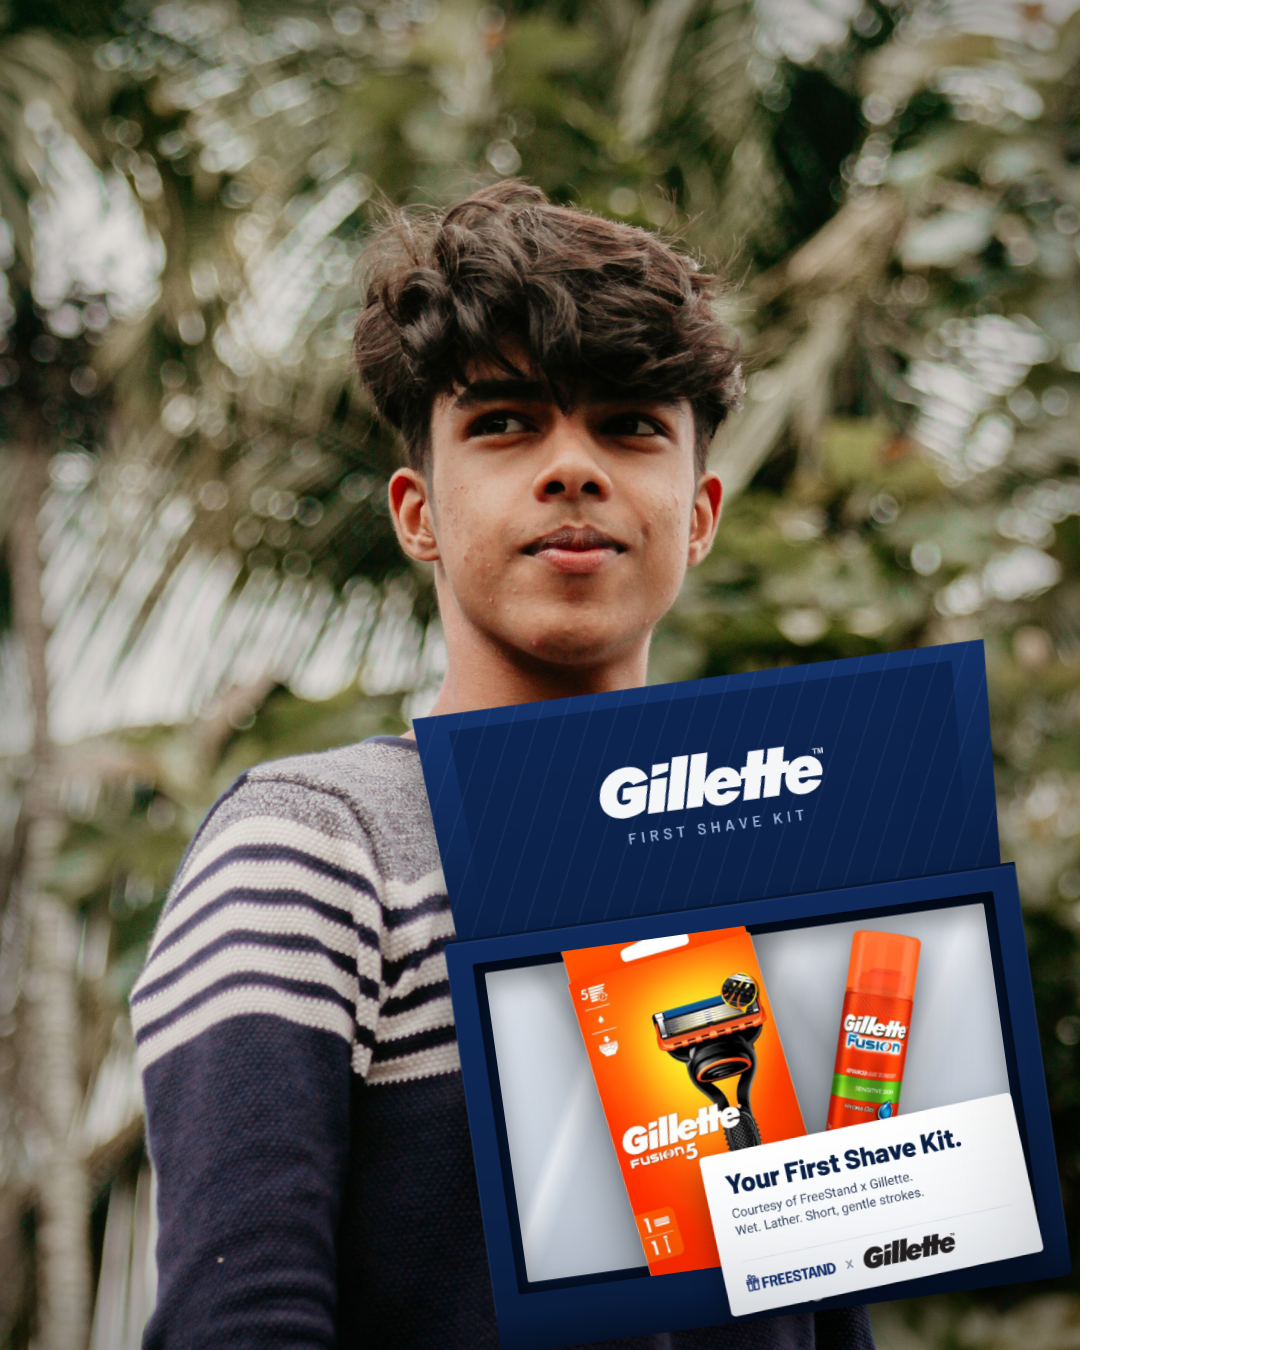
<file: assets/src/unboxing.html>
<!doctype html>
<html><head><meta charset="utf-8"><link rel="stylesheet" href="base.css">
<style>
  /* rohan-mirror.png (Rohan, chest-up) holding up the First Shave Kit (sample-kit-cutout.png).
     render-all.js re-saves the output through JPEG q58 for a WhatsApp-photo feel. */
  .canvas { width: 1080px; height: 1350px; background: url('../rohan-mirror.png') center/cover; }
  .warm { position: absolute; inset: 0; background: rgba(255,214,170,0.08); mix-blend-mode: multiply; }
  .counter { position: absolute; left: 0; right: 0; bottom: 0; height: 260px;
    background:
      linear-gradient(100deg, rgba(255,255,255,0) 0 30%, rgba(255,255,255,0.10) 34%, rgba(255,255,255,0) 40% 70%, rgba(255,255,255,0.08) 74%, rgba(255,255,255,0) 80%),
      linear-gradient(180deg, #8C8F94 0%, #6E7277 45%, #55585D 100%); box-shadow: 0 -10px 24px rgba(0,0,0,0.35); }
  .counter::before { content: ""; position: absolute; left: 0; right: 0; top: 0; height: 10px; background: linear-gradient(180deg, #B9BCC1, #85888D); }
  .kit { position: absolute; left: 330px; bottom: -40px; width: 820px; transform: rotate(-8deg);
    filter: drop-shadow(0 26px 22px rgba(0,0,0,0.45)); }
  .vignette { position: absolute; inset: 0; box-shadow: inset 0 0 160px rgba(0,0,0,0.35); }
</style></head>
<body>
<div class="canvas">
  <div class="warm"></div>
  <img class="kit" src="sample-kit-cutout.png" alt="">
  <div class="vignette"></div>
</div>
</body></html>
</file>
<file: assets/src/base.css>
/* Shared tokens for the Gillette x FreeStand creative sources.
   Edit copy in each HTML file, then re-render with: node render-all.js */
@import url('https://fonts.googleapis.com/css2?family=Barlow:ital,wght@0,500;0,600;0,700;0,800;0,900;1,800;1,900&family=Roboto:wght@400;500;700;900&display=swap');

:root {
  --navy: #0A1F44;
  --navy-2: #0E2A5C;
  --blue: #0057B8;
  --blue-2: #1A73D9;
  --silver: #C9D1DC;
  --silver-2: #E9EDF3;
  --white: #FFFFFF;
  --teal: #3FC1C9;
}

* { margin: 0; padding: 0; box-sizing: border-box; }
html, body { background: transparent; }
body { font-family: 'Roboto', sans-serif; color: var(--white); -webkit-font-smoothing: antialiased; }

.canvas { position: relative; overflow: hidden; }
.display { font-family: 'Barlow', sans-serif; font-weight: 800; letter-spacing: -0.01em; line-height: 0.98; }
.eyebrow { font-family: 'Barlow', sans-serif; font-weight: 700; letter-spacing: 0.22em; text-transform: uppercase; }

/* Navy to Gillette blue gradient used across ads */
.bg-gillette {
  background:
    radial-gradient(120% 70% at 80% 10%, rgba(26,115,217,0.55) 0%, rgba(26,115,217,0) 60%),
    radial-gradient(90% 60% at 10% 100%, rgba(0,87,184,0.55) 0%, rgba(0,87,184,0) 70%),
    linear-gradient(165deg, #0A1F44 0%, #0B2A63 45%, #0057B8 100%);
}
/* Fine diagonal "blade" light streaks */
.streaks::before {
  content: ""; position: absolute; inset: -20%;
  background: repeating-linear-gradient(115deg, rgba(255,255,255,0) 0 46px, rgba(255,255,255,0.045) 46px 48px);
  pointer-events: none;
}
.glow { position: absolute; border-radius: 50%; background: radial-gradient(circle, rgba(140,190,255,0.55) 0%, rgba(140,190,255,0) 65%); }

.cta {
  display: inline-flex; align-items: center; gap: 18px;
  background: linear-gradient(180deg, #FFFFFF 0%, #E3E9F1 100%);
  color: var(--navy); font-family: 'Barlow', sans-serif; font-weight: 800;
  border-radius: 999px; box-shadow: 0 14px 40px rgba(0,0,0,0.35), inset 0 -3px 0 rgba(10,31,68,0.12);
}
.shadow-prod { filter: drop-shadow(0 30px 40px rgba(0,0,0,0.45)) drop-shadow(0 6px 10px rgba(0,0,0,0.25)); }
</file>
